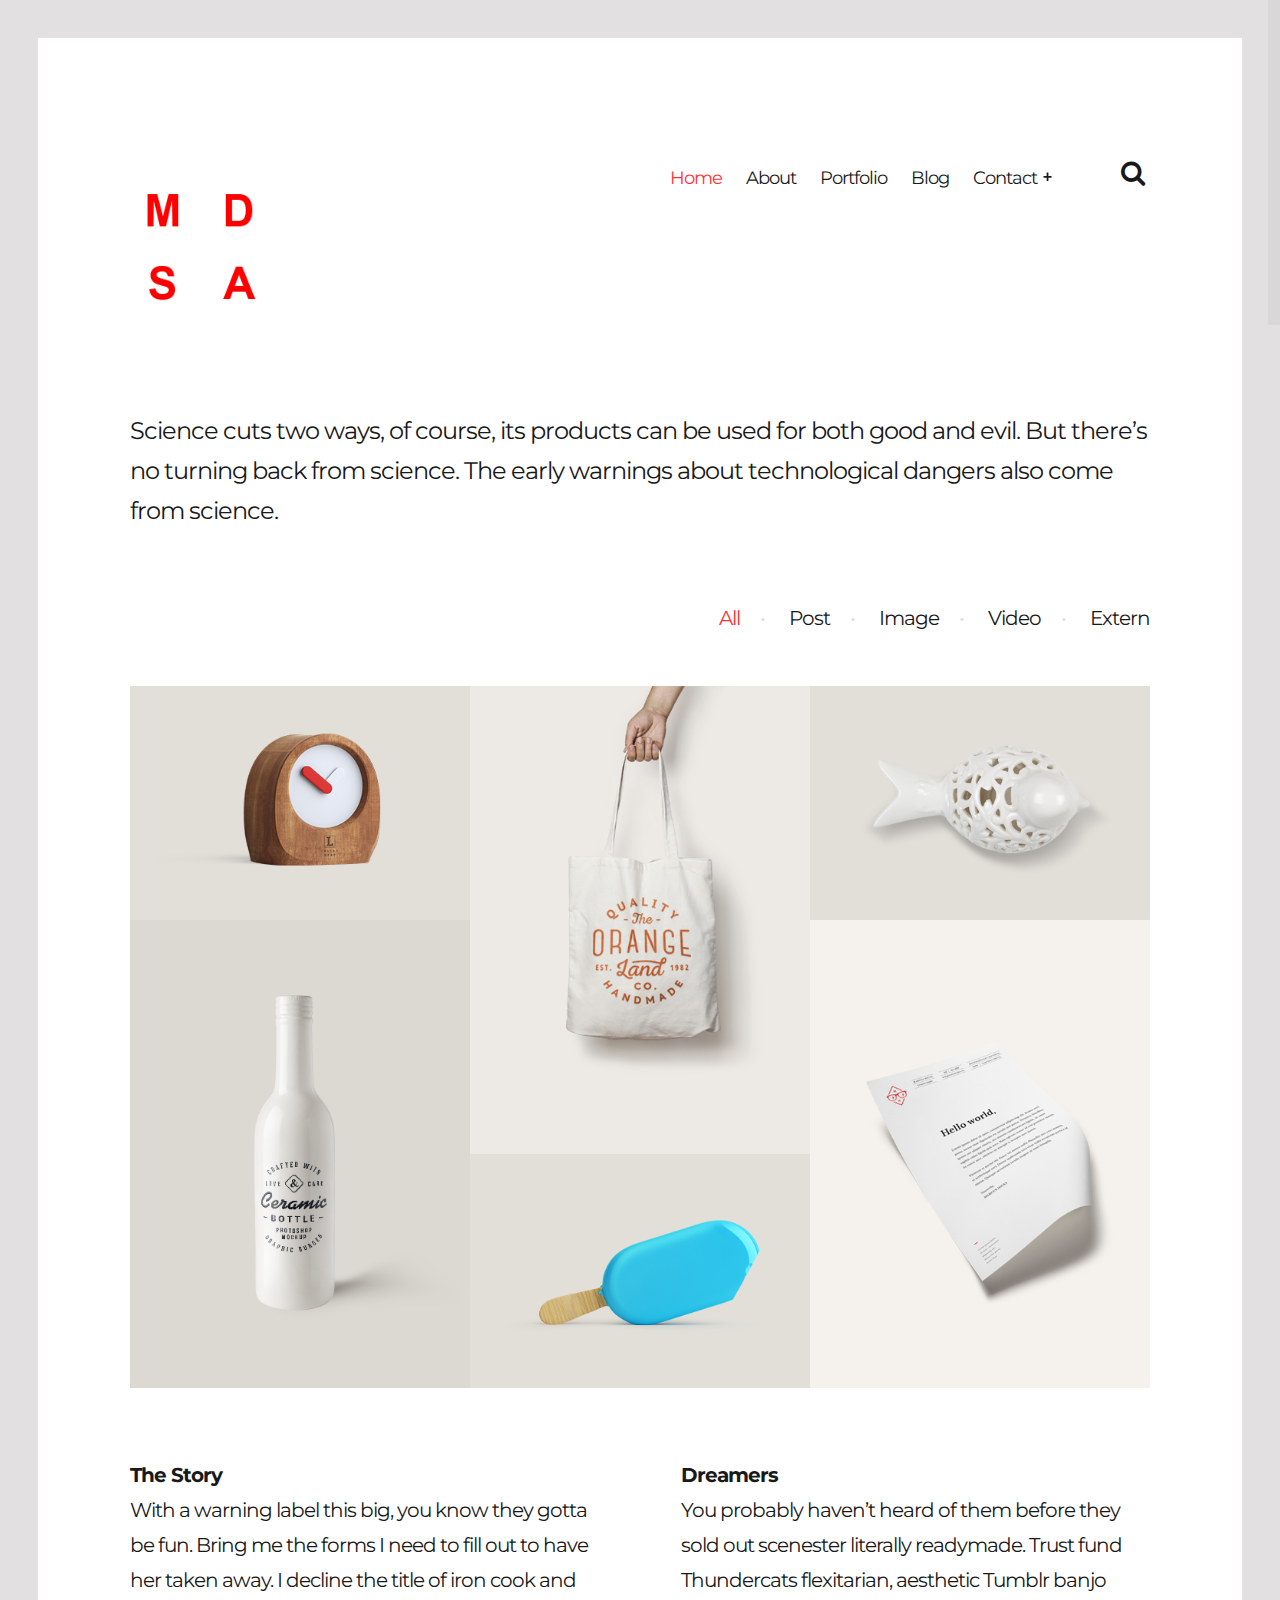
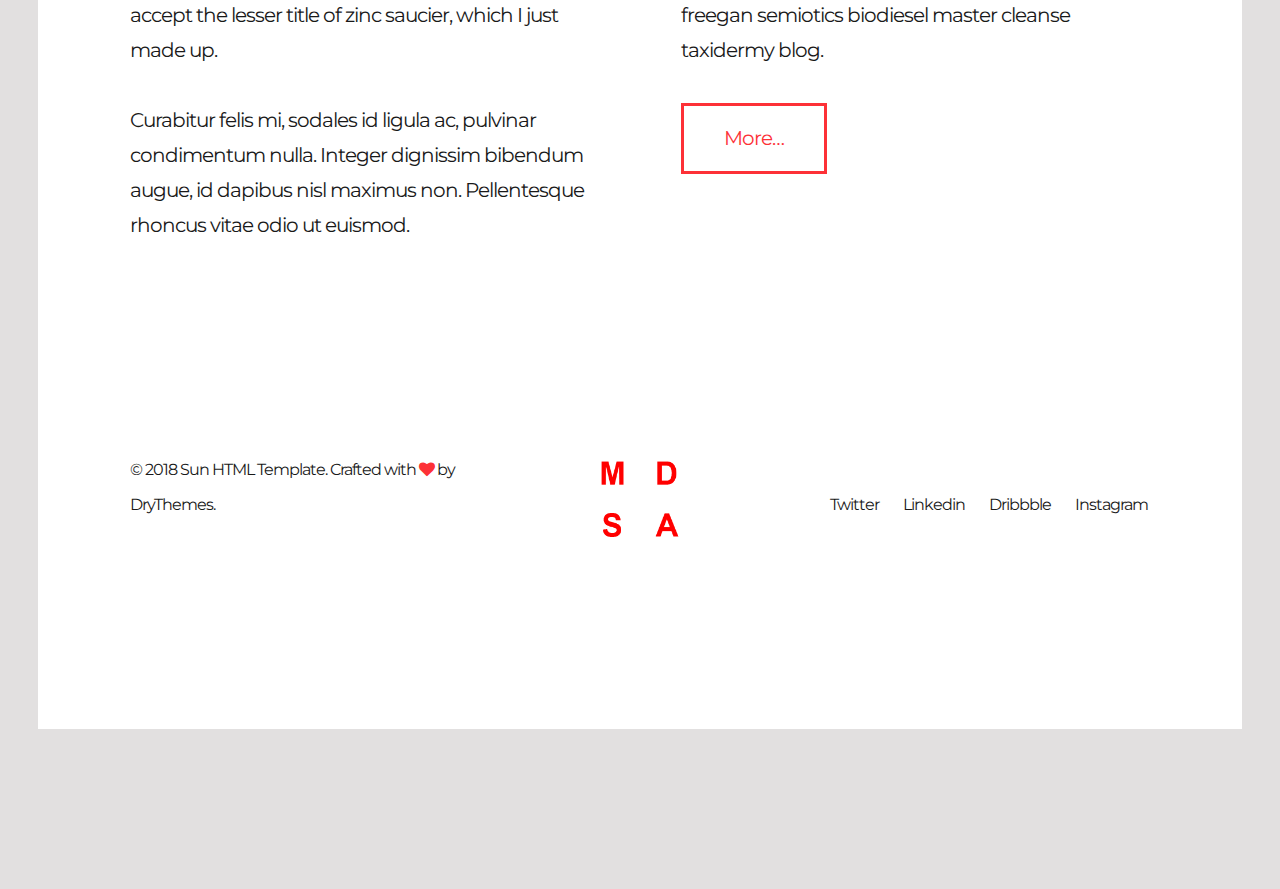
<file: index.html>
<!DOCTYPE HTML>
<html lang="en-US">
    <head>
        <title>Sun - Html Responsive Template</title>
        <meta http-equiv="Content-Type" content="text/html; charset=UTF-8">
        <meta name="description" content="Template by Dry Themes" />
        <meta name="keywords" content="HTML, CSS, JavaScript, PHP" />
        <meta name="author" content="DryThemes" />
        <meta name="viewport" content="width=device-width, initial-scale=1, maximum-scale=1">

        <link rel="shortcut icon" href="images/favicon.png" />    
        <link href='http://fonts.googleapis.com/css?family=Montserrat:400,700%7CPT+Serif:400,700' rel='stylesheet' type='text/css'>		
        <link rel="stylesheet" type="text/css"  href='css/clear.css' />
        <link rel="stylesheet" type="text/css"  href='css/common.css' />
        <link rel="stylesheet" type="text/css"  href='css/font-awesome.min.css' />
        <link rel="stylesheet" type="text/css"  href='css/carouFredSel.css' />
        <link rel="stylesheet" type="text/css"  href='css/prettyPhoto.css' />        
        <link rel="stylesheet" type="text/css"  href='css/sm-clean.css' />        
        <link rel="stylesheet" type="text/css"  href='style.css' />
        <link rel="stylesheet" type="text/css"  href='dinostyle.css' />
        <link rel="stylesheet" type="text/css"  href='dinostyle.css' />

        <!--[if lt IE 9]>
                <script src="js/html5shiv.js"></script>                
                <script src="js/respond.min.js"></script>                
        <![endif]-->

    </head>
    <body class="page">

        <table class="doc-loader">
            <tbody>
                <tr>
                    <td>
                        <img src="images/MDSA.gif" alt="Loading...">                    
                    </td>
                </tr>
            </tbody>
        </table>   

        <div class="header-search">
            <div class="content-1330 center-relative">
                <form class="search-form">
                    <label>		
                        <input type="search" class="search-field" placeholder="Search ..." value="" name="s" title="Search for:">                        
                    </label>    
                </form>               
            </div>
        </div>


        <div class="body-wrapper">           
            <div class="content-1330 header-holder center-relative">
                <div class="header-logo left">

                    <h1 class="site-title">
                        <a href="index.html">
                            <img src="images/MDSA.png" alt="MDSA" class="mainlogo">
                        </a>               
                    </h1>

                </div>

                <div class="header-menu right">
                    <nav id="header-main-menu" class="left">
                        <ul class="main-menu sm sm-clean">
                            <li>
                                <a href="index.html">Home</a>
 </li>
                            <li>
                                <a href="about.html">About</a>
                            </li>
                            <li>
                                <a href="portfolio.html">Portfolio</a>
                            </li>
                            <li>
                                <a href="blog.html">Blog</a>
                            </li>        
                            <li>
                                <a href="contact.html">Contact</a>
                                <ul class="sub-menu">
                                    <li>
                                        <a href="contact-map.html">Contact & Map</a>
                                    </li>                                    
                                </ul>
                            </li>
                        </ul>
                    </nav>
                    <div class="toggle-holder relative right">
                        <div id="toggle">
                            <i class="fa fa-search"></i>                      
                        </div>
                    </div>
                    <div class="clear"></div>							
                </div>
                <div class="clear"></div>
            </div>

            <div id="content" class="site-content">
                <article>
                    <div class="content-1330 center-relative">
                        <div class="page-desc">
                            Science cuts two ways, of course, its products can be used for both good and evil. But there’s no turning back from science. The early warnings about technological dangers also come from science.
                        </div>
                        <div class="clear"></div>
                        <p>&nbsp;</p>
                        <p>&nbsp;</p>
                        <div class="button-group filters-button-group">
                            <div class="button is-checked" data-filter="*">All</div>
                            <div class="button" data-filter=".post">Post</div>
                            <div class="button" data-filter=".image">Image</div>
                            <div class="button" data-filter=".video">Video</div>
                            <div class="button" data-filter=".extern">Extern</div>                                
                        </div>
                        <div class="grid" id="portfolio">
                            <div class="grid-sizer"></div>
                            <div class="grid-item element-item p_one_third post">
                                <a href="single-portfolio.html">
                                    <img src="demo-images/sun_portfolio_image01.png" alt="">
                                    <div class="portfolio-text-holder">
                                        <p>CLOCK</p>
                                    </div>
                                </a>
                            </div>
                            
                            <div class="grid-item element-item p_one_third image">
                                <a href="demo-images/sun_portfolio_image03.png" data-rel="prettyPhoto[gallery1]">
                                    <img src="demo-images/sun_portfolio_image03.png" alt="">
                                    <div class="portfolio-text-holder">
                                        <p>BAG</p>
                                    </div>
                                </a>
                            </div>
                            
                            <div class="grid-item element-item p_one_third post">
                                <a href="single-portfolio.html">
                                    <img src="demo-images/sun_portfolio_image04.png" alt="">
                                    <div class="portfolio-text-holder">
                                        <p>FISH</p>
                                    </div>
                                </a>
                            </div>
                            
                            <div class="grid-item element-item p_one_third video">
                                <a href="https://www.youtube.com/watch?v=xEW_YXgRSIE" data-rel="prettyPhoto[gallery1]">
                                    <img src="demo-images/sun_portfolio_image02.png" alt="">
                                    <div class="portfolio-text-holder">
                                        <p>BOTTLE</p>
                                    </div>
                                </a>
                            </div>
                            
                            <div class="grid-item element-item p_one_third extern">
                                <a href="http://drythemes.com" target="_blank">
                                    <img src="demo-images/sun_portfolio_image05.png" alt="">
                                    <div class="portfolio-text-holder">
                                        <p>PAPER</p>
                                    </div>
                                </a>
                            </div>
                            
                            <div class="grid-item element-item p_one_third post">
                                <a href="single-portfolio.html">
                                    <img src="demo-images/sun_portfolio_image07.png" alt="">
                                    <div class="portfolio-text-holder">
                                        <p>BLUE ICE</p>
                                    </div>
                                </a>
                            </div>
                        </div>
                        <div class="clear"></div>
                        <p>&nbsp;</p>
                        <p>&nbsp;</p>
                        <div class="one_half">
                            <p>
                                <strong>The Story</strong>
                                <br>
                                With a warning label this big, you know they gotta be fun. Bring me the forms I need to fill out to have her taken away. I decline the title of iron cook and accept the lesser title of zinc saucier, which I just made up.
                            </p>
                            <p>&nbsp;</p>
                            <p>Curabitur felis mi, sodales id ligula ac, pulvinar condimentum nulla. Integer dignissim bibendum augue, id dapibus nisl maximus non. Pellentesque rhoncus vitae odio ut euismod.</p>
                        </div>
                        <div class="one_half last">
                            <p>
                                <strong>Dreamers</strong>
                                <br>
                                You probably haven’t heard of them before they sold out scenester literally readymade. Trust fund Thundercats flexitarian, aesthetic Tumblr banjo freegan semiotics biodiesel master cleanse taxidermy blog.
                            </p>
                            <p>&nbsp;</p>                            
                            <div class="text-left">
                                <a href="portfolio.html" target="_self" class="button ">More…</a>
                            </div>                        
                        </div>
                        <div class="clear"></div>
                    </div>
                </article>
            </div>

            <!--Footer-->

            <footer class="footer">
                <div class="content-1330 center-relative">			
                    <ul>
                        <li class="left-footer-content">
                            © 2018 Sun HTML Template. Crafted with <i class="fa fa-heart"></i> by <a href="http://drythemes.com">DryThemes</a>.            
                        </li>
                        <li class="center-footer-content">                
                            <a href="index.html">
                                <img src="images/MDSA.png" alt="MDSA" class="footer-img">
                            </a>                
                        </li>
                        <li class="right-footer-contnet">
                            <a href="#">Twitter</a>
                            <a href="#">Linkedin</a>
                            <a href="#">Dribbble</a>
                            <a href="#">Instagram</a>            
                        </li>
                        <li class="left-footer-content mobile">
                            <!-- Link back to Colorlib can't be removed. Template is licensed under CC BY 3.0. -->
Copyright &copy;<script>document.write(new Date().getFullYear());</script> All rights reserved | This template is made with <i class="fa fa-heart-o" aria-hidden="true"></i> by <a href="https://colorlib.com" target="_blank">Colorlib</a>
<!-- Link back to Colorlib can't be removed. Template is licensed under CC BY 3.0. -->
                        </li>
                    </ul>
                </div>
            </footer>

            <!-- End .body-border -->
        </div>



        <!--Load JavaScript-->
        <script src="js/jquery.js"></script>			                                       
        <script src='js/jquery.fitvids.js'></script>
        <script src='js/jquery.smartmenus.min.js'></script>        
        <script src='js/imagesloaded.pkgd.js'></script>        
        <script src='js/isotope.pkgd.js'></script>        
        <script src='js/jquery.carouFredSel-6.0.0-packed.js'></script>
        <script src='js/jquery.mousewheel.min.js'></script>
        <script src='js/jquery.touchSwipe.min.js'></script>
        <script src='js/jquery.easing.1.3.js'></script>
        <script src='js/jquery.prettyPhoto.js'></script>        
        <script src='js/jquery.ba-throttle-debounce.min.js'></script>                
        <script src='js/jquery.nicescroll.min.js'></script>
        <script src='js/main.js'></script>
    </body>
</html>
</file>
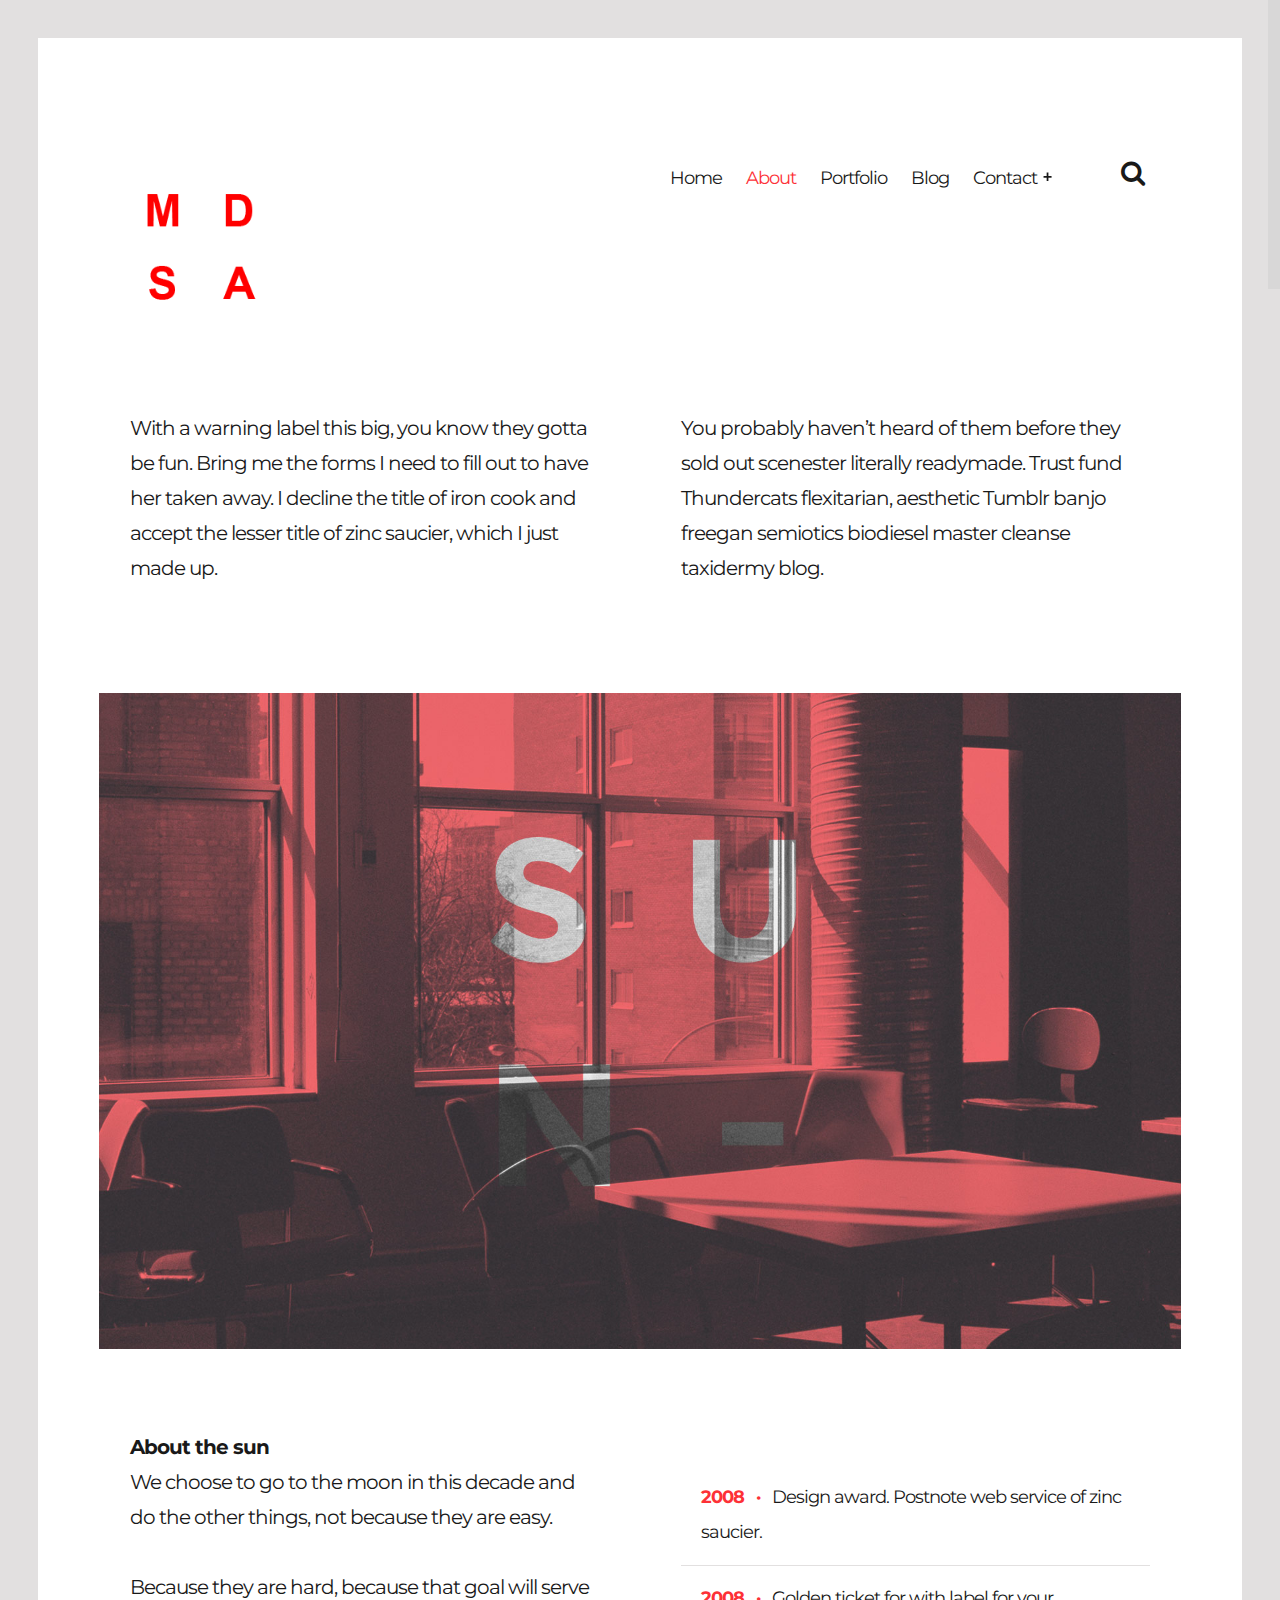
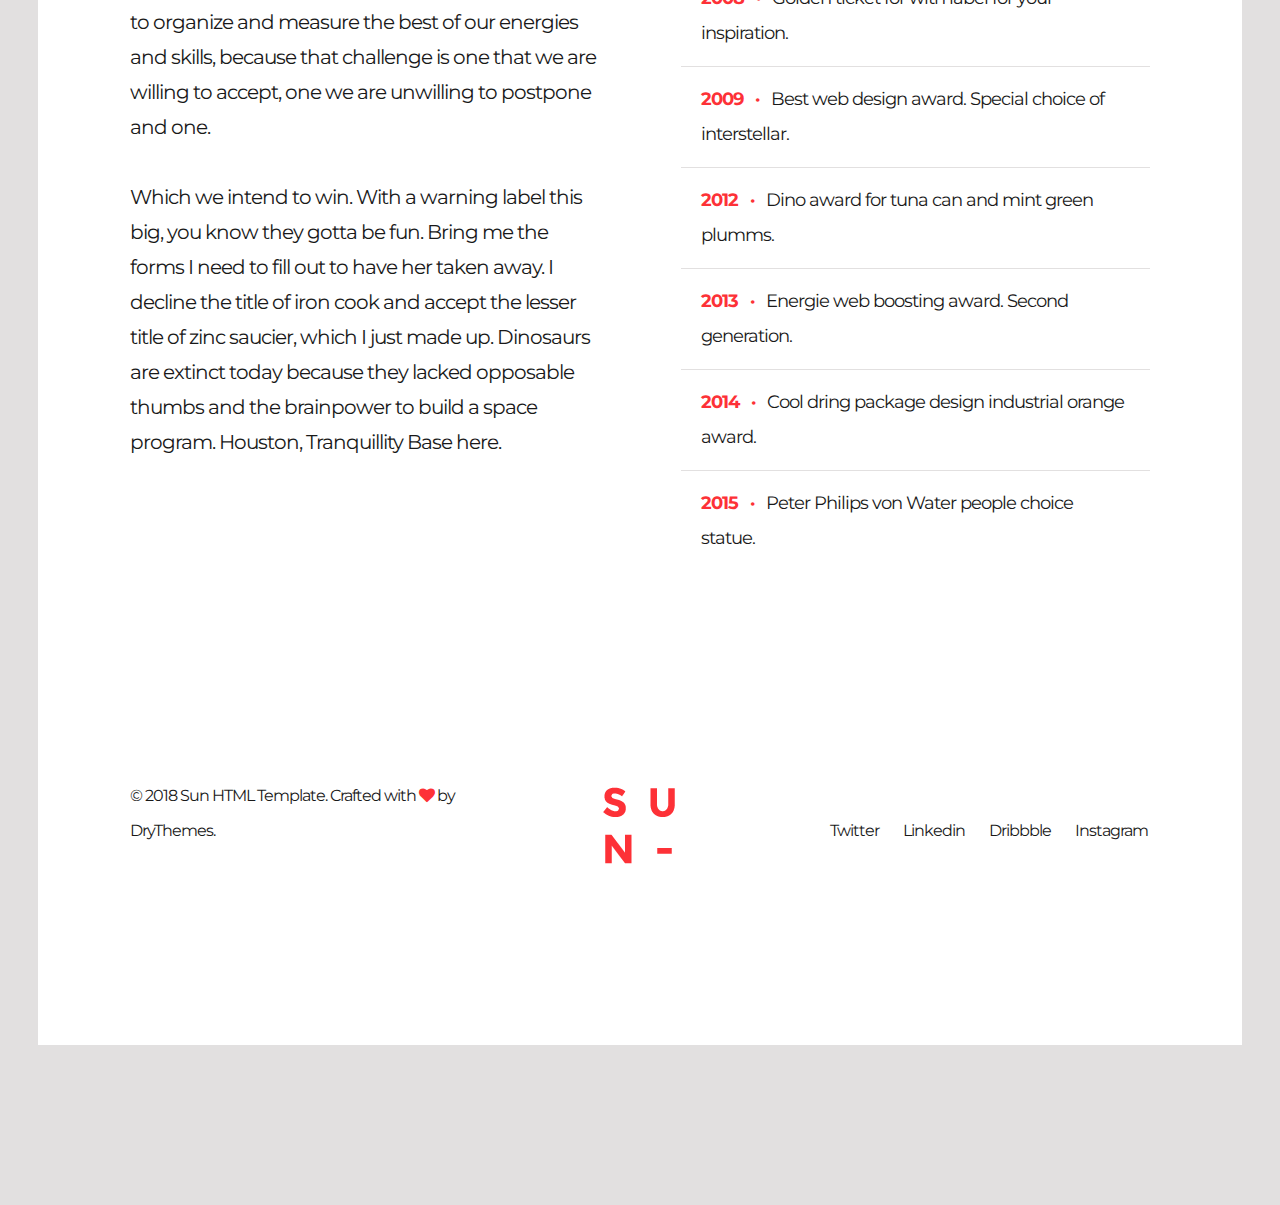
<file: about.html>
<!DOCTYPE HTML>
<html lang="en-US">
    <head>
        <title>Sun - Html Responsive Template</title>
        <meta http-equiv="Content-Type" content="text/html; charset=UTF-8">
        <meta name="description" content="Template by Dry Themes" />
        <meta name="keywords" content="HTML, CSS, JavaScript, PHP" />
        <meta name="author" content="DryThemes" />
        <meta name="viewport" content="width=device-width, initial-scale=1, maximum-scale=1">

        <link rel="shortcut icon" href="images/favicon.png" />    
        <link href='http://fonts.googleapis.com/css?family=Montserrat:400,700%7CPT+Serif:400,700' rel='stylesheet' type='text/css'>	
        <link rel="stylesheet" type="text/css"  href='css/clear.css' />
        <link rel="stylesheet" type="text/css"  href='css/common.css' />
        <link rel="stylesheet" type="text/css"  href='css/font-awesome.min.css' />
        <link rel="stylesheet" type="text/css"  href='css/carouFredSel.css' />
        <link rel="stylesheet" type="text/css"  href='css/prettyPhoto.css' />        
        <link rel="stylesheet" type="text/css"  href='css/sm-clean.css' />        
        <link rel="stylesheet" type="text/css"  href='style.css' />
        <link rel="stylesheet" type="text/css"  href='dinostyle.css' />

        <!--[if lt IE 9]>
                <script src="js/html5shiv.js"></script>                
                <script src="js/respond.min.js"></script>                
        <![endif]-->

    </head>
    <body class="page">

        <table class="doc-loader">
            <tbody>
                <tr>
                    <td>
                        <img src="images/MDSA.gif" alt="Loading...">                    
                    </td>
                </tr>
            </tbody>
        </table>   

        <div class="header-search">
            <div class="content-1330 center-relative">
                <form class="search-form">
                    <label>		
                        <input type="search" class="search-field" placeholder="Search ..." value="" name="s" title="Search for:">                        
                    </label>    
                </form>               
            </div>
        </div>


        <div class="body-wrapper">           
            <div class="content-1330 header-holder center-relative">
                <div class="header-logo left">

                    <h1 class="site-title">
                        <a href="index.html">
                            <img src="images/MDSA.png" alt="MDSA" class="mainlogo">
                        </a>               
                    </h1>

                </div>

                <div class="header-menu right">
                    <nav id="header-main-menu" class="left">
                        <ul class="main-menu sm sm-clean">
                            <li>
                                <a href="index.html">Home</a>
 </li>
                            <li>
                                <a href="about.html">About</a>
                            </li>
                            <li>
                                <a href="portfolio.html">Portfolio</a>
                            </li>
                            <li>
                                <a href="blog.html">Blog</a>
                            </li>        
                            <li>
                                <a href="contact.html">Contact</a>
                                <ul class="sub-menu">
                                    <li>
                                        <a href="contact-map.html">Contact & Map</a>
                                    </li>                                    
                                </ul>
                            </li>
                        </ul>
                    </nav>
                    <div class="toggle-holder relative right">
                        <div id="toggle">
                            <i class="fa fa-search"></i>                      
                        </div>
                    </div>
                    <div class="clear"></div>							
                </div>
                <div class="clear"></div>
            </div>

            <div id="content" class="site-content">
                <article>
                    <div class="content-1330 center-relative">
                        <div class="one_half">
                            With a warning label this big, you know they gotta be fun. Bring me the forms I need to fill out to have her taken away. I decline the title of iron cook and accept the lesser title of zinc saucier, which I just made up.
                        </div>
                        <div class="one_half last">
                            You probably haven’t heard of them before they sold out scenester literally readymade. Trust fund Thundercats flexitarian, aesthetic Tumblr banjo freegan semiotics biodiesel master cleanse taxidermy blog.
                        </div>
                        <div class="clear"></div>
                        <p>&nbsp;</p>
                        <p>&nbsp;</p>
                    </div>
                    
                    <div class="content-1530 center-relative block">
                        <img src="demo-images/sun_about_image01.jpg" alt="">
                    </div>
                    
                    <div class="content-1330 center-relative block">
                        <p>&nbsp;</p>
                        <p>&nbsp;</p>
                        
                        <div class="one_half">
                            <b>About the sun</b>
                            <br>
                            We choose to go to the moon in this decade and do the other things, not because they are easy.
                            <p>&nbsp;</p>
                            <p>Because they are hard, because that goal will serve to organize and measure the best of our energies and skills, because that challenge is one that we are willing to accept, one we are unwilling to postpone and one.</p>
                            <p>&nbsp;</p>
                            <p>Which we intend to win. With a warning label this big, you know they gotta be fun. Bring me the forms I need to fill out to have her taken away. I decline the title of iron cook and accept the lesser title of zinc saucier, which I just made up. Dinosaurs are extinct today because they lacked opposable thumbs and the brainpower to build a space program. Houston, Tranquillity Base here.</p>
                        </div>
                        
                        <div class="one_half last">
                            <p>&nbsp;</p>
                            <ul class="archive-list">
                                <li>
                                    <span>2008 &nbsp; · &nbsp; </span> Design award. Postnote web service of zinc saucier.
                                </li>
                                <li>
                                    <span>2008 &nbsp; · &nbsp; </span> Golden ticket for with label for your inspiration.
                                </li>
                                <li>
                                    <span>2009 &nbsp; · &nbsp; </span> Best web design award. Special choice of interstellar.</li>
                                <li>
                                    <span>2012 &nbsp; · &nbsp; </span> Dino award for tuna can and mint green plumms.
                                </li>
                                <li>
                                    <span>2013 &nbsp; · &nbsp; </span> Energie web boosting award. Second generation.
                                </li>
                                <li>
                                    <span>2014 &nbsp; · &nbsp; </span> Cool dring package design industrial orange award.
                                </li>
                                <li>
                                    <span>2015 &nbsp; · &nbsp; </span> Peter Philips von Water people choice statue.
                                </li>
                            </ul>
                        </div><div class="clear"></div>
                    </div>
                </article>


            </div>

            <!--Footer-->

            <footer class="footer">
                <div class="content-1330 center-relative">			
                    <ul>
                        <li class="left-footer-content">
                            © 2018 Sun HTML Template. Crafted with <i class="fa fa-heart"></i> by <a href="http://drythemes.com">DryThemes</a>.            
                        </li>
                        <li class="center-footer-content">                
                            <a href="index.html">
                                <img src="images/sunDefaultLogoFooter.png" alt="Sun-">
                            </a>                
                        </li>
                        <li class="right-footer-contnet">
                            <a href="#">Twitter</a>
                            <a href="#">Linkedin</a>
                            <a href="#">Dribbble</a>
                            <a href="#">Instagram</a>            
                        </li>
                        <li class="left-footer-content mobile">
                            <!-- Link back to Colorlib can't be removed. Template is licensed under CC BY 3.0. -->
Copyright &copy;<script>document.write(new Date().getFullYear());</script> All rights reserved | This template is made with <i class="fa fa-heart-o" aria-hidden="true"></i> by <a href="https://colorlib.com" target="_blank">Colorlib</a>
<!-- Link back to Colorlib can't be removed. Template is licensed under CC BY 3.0. -->
                        </li>
                    </ul>
                </div>
            </footer>

            <!-- End .body-border -->
        </div>



        <!--Load JavaScript-->
        <script src="js/jquery.js"></script>			                                       
        <script src='js/jquery.fitvids.js'></script>
        <script src='js/jquery.smartmenus.min.js'></script>        
        <script src='js/imagesloaded.pkgd.js'></script>        
        <script src='js/isotope.pkgd.js'></script>        
        <script src='js/jquery.carouFredSel-6.0.0-packed.js'></script>
        <script src='js/jquery.mousewheel.min.js'></script>
        <script src='js/jquery.touchSwipe.min.js'></script>
        <script src='js/jquery.easing.1.3.js'></script>
        <script src='js/jquery.prettyPhoto.js'></script>        
        <script src='js/jquery.ba-throttle-debounce.min.js'></script>                
        <script src='js/jquery.nicescroll.min.js'></script>
        <script src='js/main.js'></script>
    </body>
</html>
</file>
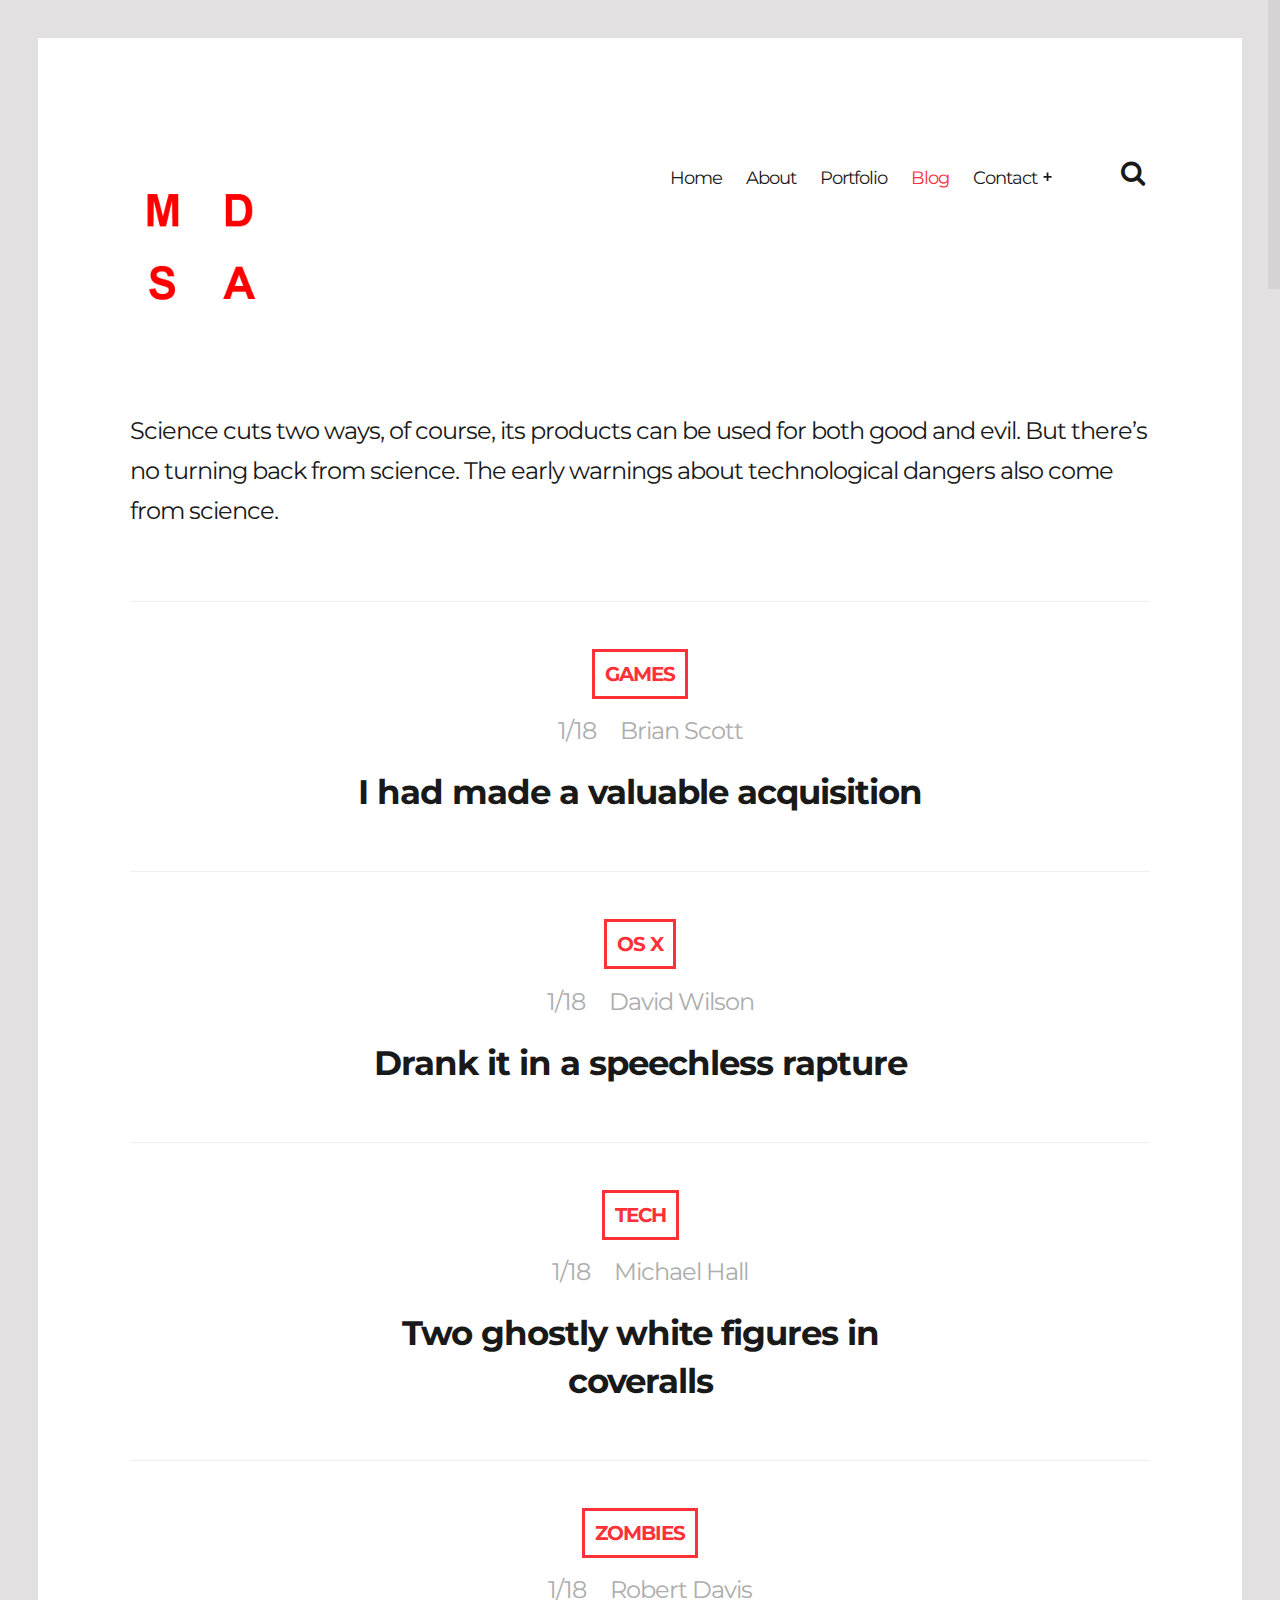
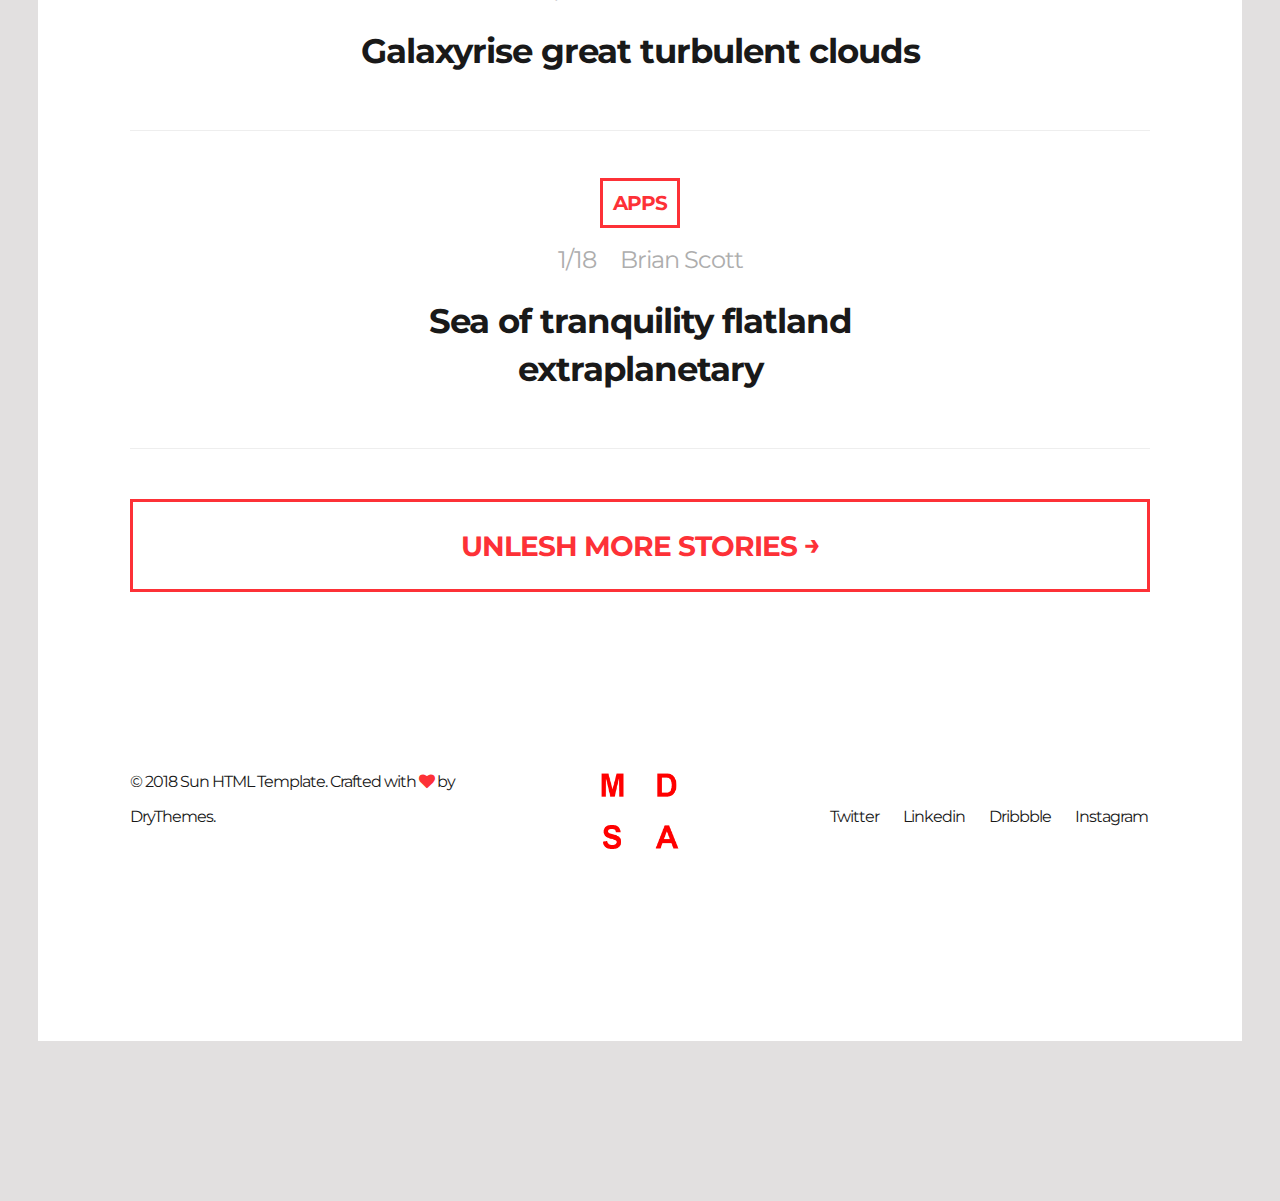
<file: blog.html>
<!DOCTYPE HTML>
<html lang="en-US">
    <head>
        <title>Sun - Html Responsive Template</title>
        <meta http-equiv="Content-Type" content="text/html; charset=UTF-8">
        <meta name="description" content="Template by Dry Themes" />
        <meta name="keywords" content="HTML, CSS, JavaScript, PHP" />
        <meta name="author" content="DryThemes" />
        <meta name="viewport" content="width=device-width, initial-scale=1, maximum-scale=1">

        <link rel="shortcut icon" href="images/favicon.png" />    
        <link href='http://fonts.googleapis.com/css?family=Montserrat:400,700%7CPT+Serif:400,700' rel='stylesheet' type='text/css'>	
        <link rel="stylesheet" type="text/css"  href='css/clear.css' />
        <link rel="stylesheet" type="text/css"  href='css/common.css' />
        <link rel="stylesheet" type="text/css"  href='css/font-awesome.min.css' />
        <link rel="stylesheet" type="text/css"  href='css/carouFredSel.css' />
        <link rel="stylesheet" type="text/css"  href='css/prettyPhoto.css' />        
        <link rel="stylesheet" type="text/css"  href='css/sm-clean.css' />        
        <link rel="stylesheet" type="text/css"  href='style.css' />
        <link rel="stylesheet" type="text/css"  href='dinostyle.css' />

        <!--[if lt IE 9]>
                <script src="js/html5shiv.js"></script>                
                <script src="js/respond.min.js"></script>                
        <![endif]-->

    </head>
    <body class="blog">

        <table class="doc-loader">
            <tbody>
                <tr>
                    <td>
                        <img src="images/MDSA.gif" alt="Loading...">                    
                    </td>
                </tr>
            </tbody>
        </table>   

        <div class="header-search">
            <div class="content-1330 center-relative">
                <form class="search-form">
                    <label>		
                        <input type="search" class="search-field" placeholder="Search ..." value="" name="s" title="Search for:">                        
                    </label>    
                </form>               
            </div>
        </div>


        <div class="body-wrapper">           
            <div class="content-1330 header-holder center-relative">
                <div class="header-logo left">

                    <h1 class="site-title">
                        <a href="index.html">
                            <img src="images/MDSA.png" alt="MDSA" class="mainlogo">
                        </a>               
                    </h1>

                </div>

                <div class="header-menu right">
                    <nav id="header-main-menu" class="left">
                        <ul class="main-menu sm sm-clean">
                            <li>
                                <a href="index.html">Home</a>
 </li>
                            <li>
                                <a href="about.html">About</a>
                            </li>
                            <li>
                                <a href="portfolio.html">Portfolio</a>
                            </li>
                            <li>
                                <a href="blog.html">Blog</a>
                            </li>        
                            <li>
                                <a href="contact.html">Contact</a>
                                <ul class="sub-menu">
                                    <li>
                                        <a href="contact-map.html">Contact & Map</a>
                                    </li>                                    
                                </ul>
                            </li>
                        </ul>
                    </nav>
                    <div class="toggle-holder relative right">
                        <div id="toggle">
                            <i class="fa fa-search"></i>                      
                        </div>
                    </div>
                    <div class="clear"></div>							
                </div>
                <div class="clear"></div>
            </div>

            <div id="content" class="site-content">
                <article>
                    <div class="content-1330 center-relative">
                        <div class="page-desc">
                            Science cuts two ways, of course, its products can be used for both good and evil. But there’s no turning back from science. The early warnings about technological dangers also come from science.
                        </div>
                        <div class="clear"></div>
                        <p>&nbsp;</p>
                        <p>&nbsp;</p>
                        <div class="blog-holder block center-relative content-1330">

                            <div class="post-border center-relative block"></div>

                            <article class="relative blog-item-holder center-relative">
                                <div class="cat-links">
                                    <ul>
                                        <li>
                                            <a href="#">GAMES</a>
                                        </li>
                                    </ul>
                                </div>
                                <div class="entry-date published">1/18</div>
                                <div class="author vcard">Brian Scott</div>
                                <h2 class="entry-title">
                                    <a href="single.html">I had made a valuable acquisition</a>
                                </h2>
                                <div class="clear"></div>
                            </article>

                            <div class="post-border center-relative block"></div>

                            <article class="relative blog-item-holder center-relative">
                                <div class="cat-links">
                                    <ul>
                                        <li>
                                            <a href="#">OS X</a>
                                        </li>
                                    </ul>
                                </div>
                                <div class="entry-date published">1/18</div>
                                <div class="author vcard">David Wilson</div>
                                <h2 class="entry-title">
                                    <a href="single.html">Drank it in a speechless rapture</a>
                                </h2>
                                <div class="clear"></div>
                            </article>

                            <div class="post-border center-relative block"></div>

                            <article class="relative blog-item-holder center-relative">
                                <div class="cat-links">
                                    <ul>
                                        <li>
                                            <a href="#">TECH</a>
                                        </li>
                                    </ul>
                                </div>
                                <div class="entry-date published">1/18</div>
                                <div class="author vcard">Michael Hall</div>
                                <h2 class="entry-title">
                                    <a href="single.html">Two ghostly white figures in coveralls</a>
                                </h2>
                                <div class="clear"></div>
                            </article>

                            <div class="post-border center-relative block"></div>

                            <article class="relative blog-item-holder center-relative">
                                <div class="cat-links">
                                    <ul>
                                        <li>
                                            <a href="#">ZOMBIES</a>
                                        </li>
                                    </ul>
                                </div>
                                <div class="entry-date published">1/18</div>
                                <div class="author vcard">Robert Davis</div>
                                <h2 class="entry-title">
                                    <a href="single.html">Galaxyrise great turbulent clouds</a>
                                </h2>
                                <div class="clear"></div>
                            </article>

                            <div class="post-border center-relative block"></div>

                            <article class="relative blog-item-holder center-relative">
                                <div class="cat-links">
                                    <ul>
                                        <li>
                                            <a href="#">APPS</a>
                                        </li>
                                    </ul>
                                </div>
                                <div class="entry-date published">1/18</div>
                                <div class="author vcard">Brian Scott</div>
                                <h2 class="entry-title">
                                    <a href="single.html">Sea of tranquility flatland extraplanetary</a>
                                </h2>
                                <div class="clear"></div>
                            </article>

                            <div class="post-border center-relative block"></div>

                        </div>                                                                                             
                    </div>
                    <div class="block content-1330 center-relative center-text top-50 bottom-50">
                        <a target="_self" class="more-posts">UNLESH MORE STORIES  <span>→</span></a>
                    </div>
                </article>
            </div>

            <!--Footer-->

            <footer class="footer">
                <div class="content-1330 center-relative">			
                    <ul>
                        <li class="left-footer-content">
                            © 2018 Sun HTML Template. Crafted with <i class="fa fa-heart"></i> by <a href="http://drythemes.com">DryThemes</a>.            
                        </li>
                        <li class="center-footer-content">                
                            <a href="index.html">
                                <img src="images/MDSA.png" alt="MDSA" class="footer-img">
                            </a>                
                        </li>
                        <li class="right-footer-contnet">
                            <a href="#">Twitter</a>
                            <a href="#">Linkedin</a>
                            <a href="#">Dribbble</a>
                            <a href="#">Instagram</a>            
                        </li>
                        <li class="left-footer-content mobile">
                            <!-- Link back to Colorlib can't be removed. Template is licensed under CC BY 3.0. -->
Copyright &copy;<script>document.write(new Date().getFullYear());</script> All rights reserved | This template is made with <i class="fa fa-heart-o" aria-hidden="true"></i> by <a href="https://colorlib.com" target="_blank">Colorlib</a>
<!-- Link back to Colorlib can't be removed. Template is licensed under CC BY 3.0. -->
                        </li>
                    </ul>
                </div>
            </footer>

            <!-- End .body-border -->
        </div>



        <!--Load JavaScript-->
        <script src="js/jquery.js"></script>			                                       
        <script src='js/jquery.fitvids.js'></script>
        <script src='js/jquery.smartmenus.min.js'></script>        
        <script src='js/imagesloaded.pkgd.js'></script>        
        <script src='js/isotope.pkgd.js'></script>        
        <script src='js/jquery.carouFredSel-6.0.0-packed.js'></script>
        <script src='js/jquery.mousewheel.min.js'></script>
        <script src='js/jquery.touchSwipe.min.js'></script>
        <script src='js/jquery.easing.1.3.js'></script>
        <script src='js/jquery.prettyPhoto.js'></script>        
        <script src='js/jquery.ba-throttle-debounce.min.js'></script>                
        <script src='js/jquery.nicescroll.min.js'></script>
        <script src='js/main.js'></script>
    </body>
</html>
</file>
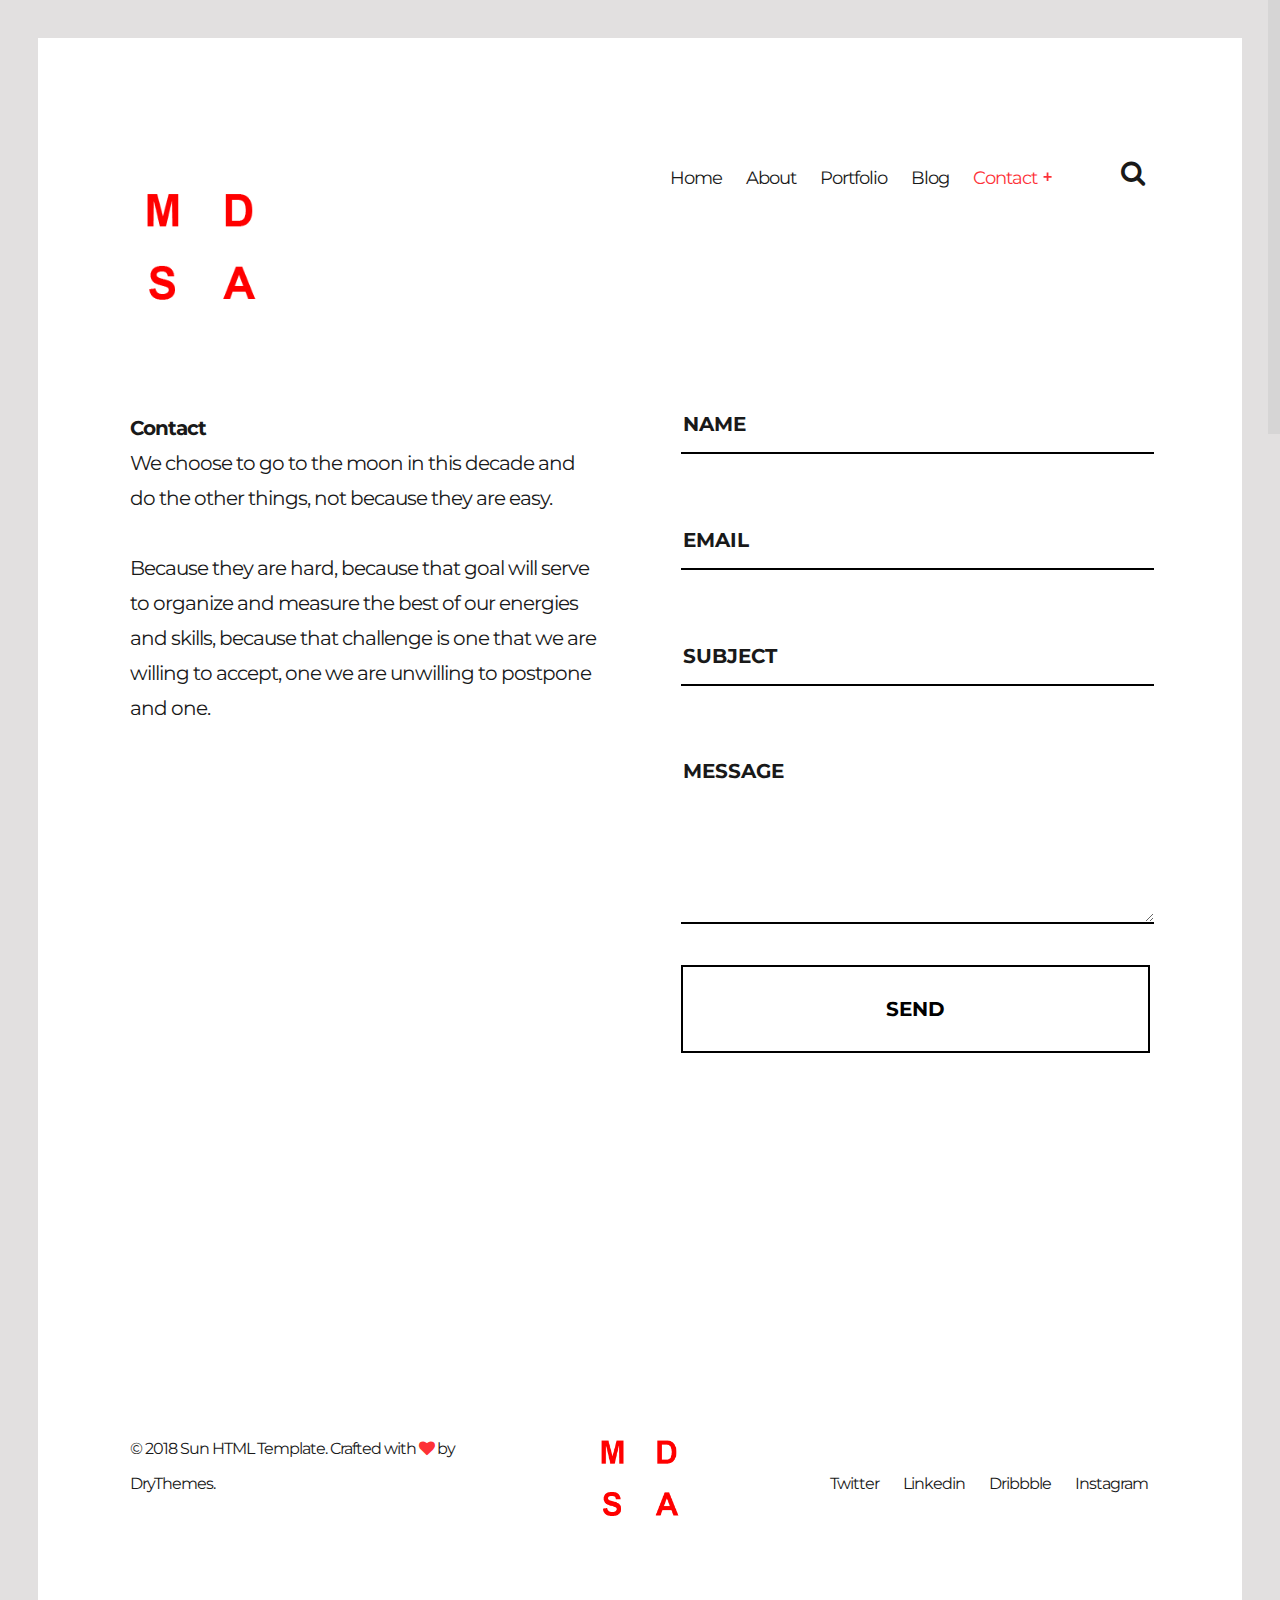
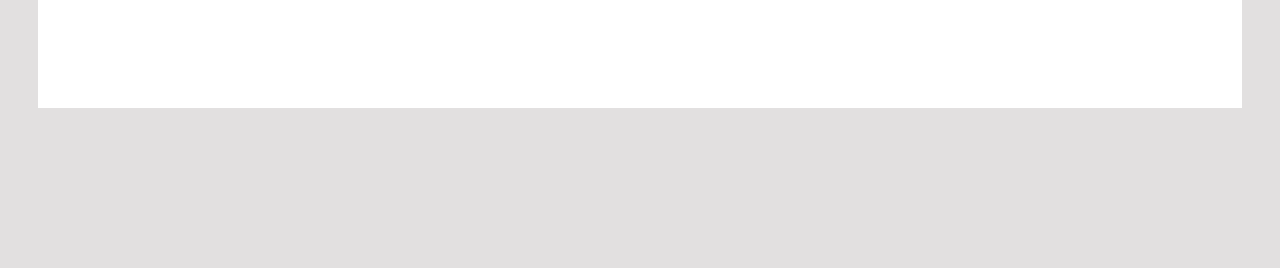
<file: contact-map.html>
<!DOCTYPE HTML>
<html lang="en-US">
    <head>
        <title>Sun - Html Responsive Template</title>
        <meta http-equiv="Content-Type" content="text/html; charset=UTF-8">
        <meta name="description" content="Template by Dry Themes" />
        <meta name="keywords" content="HTML, CSS, JavaScript, PHP" />
        <meta name="author" content="DryThemes" />
        <meta name="viewport" content="width=device-width, initial-scale=1, maximum-scale=1">

        <link rel="shortcut icon" href="images/favicon.png" />    
        <link href='http://fonts.googleapis.com/css?family=Montserrat:400,700%7CPT+Serif:400,700' rel='stylesheet' type='text/css'>	
        <link rel="stylesheet" type="text/css"  href='css/clear.css' />
        <link rel="stylesheet" type="text/css"  href='css/common.css' />
        <link rel="stylesheet" type="text/css"  href='css/font-awesome.min.css' />
        <link rel="stylesheet" type="text/css"  href='css/carouFredSel.css' />
        <link rel="stylesheet" type="text/css"  href='css/prettyPhoto.css' />        
        <link rel="stylesheet" type="text/css"  href='css/sm-clean.css' />        
        <link rel="stylesheet" type="text/css"  href='style.css' />
        <link rel="stylesheet" type="text/css"  href='dinostyle.css' />

        <!--[if lt IE 9]>
                <script src="js/html5shiv.js"></script>                
                <script src="js/respond.min.js"></script>                
        <![endif]-->

    </head>
    <body class="page">

        <table class="doc-loader">
            <tbody>
                <tr>
                    <td>
                        <img src="images/MDSA.gif" alt="Loading...">                    
                    </td>
                </tr>
            </tbody>
        </table>   

        <div class="header-search">
            <div class="content-1330 center-relative">
                <form class="search-form">
                    <label>		
                        <input type="search" class="search-field" placeholder="Search ..." value="" name="s" title="Search for:">                        
                    </label>    
                </form>               
            </div>
        </div>


        <div class="body-wrapper">           
            <div class="content-1330 header-holder center-relative">
                <div class="header-logo left">

                    <h1 class="site-title">
                        <a href="index.html">
                            <img src="images/MDSA.png" alt="MDSA" class="mainlogo">
                        </a>               
                    </h1>

                </div>

                <div class="header-menu right">
                    <nav id="header-main-menu" class="left">
                        <ul class="main-menu sm sm-clean">
                            <li>
                                <a href="index.html">Home</a>
 </li>
                            <li>
                                <a href="about.html">About</a>
                            </li>
                            <li>
                                <a href="portfolio.html">Portfolio</a>
                            </li>
                            <li>
                                <a href="blog.html">Blog</a>
                            </li>        
                            <li>
                                <a href="contact.html">Contact</a>
                                <ul class="sub-menu">
                                    <li>
                                        <a href="contact-map.html">Contact & Map</a>
                                    </li>                                    
                                </ul>
                            </li>
                        </ul>
                    </nav>
                    <div class="toggle-holder relative right">
                        <div id="toggle">
                            <i class="fa fa-search"></i>                      
                        </div>
                    </div>
                    <div class="clear"></div>							
                </div>
                <div class="clear"></div>
            </div>

            <div id="content" class="site-content">
                <article>
                    <div class="content-1330 center-relative">
                        <div class="one_half">
                            <strong>Contact</strong>
                            <br>
                            <p>We choose to go to the moon in this decade and do the other things, not because they are easy.</p>
                            <p>&nbsp;</p>
                            <p>Because they are hard, because that goal will serve to organize and measure the best of our energies and skills, because that challenge is one that we are willing to accept, one we are unwilling to postpone and one.</p>
                            <p>&nbsp;</p>                            
                            <p>
                                <iframe src="https://www.google.com/maps/embed?pb=!1m10!1m8!1m3!1d6044.7596533049755!2d-75.295283!3d40.75367!3m2!1i1024!2i768!4f13.1!5e0!3m2!1sen!2srs!4v1516053091606" width="600" height="450" allowfullscreen></iframe>
                            </p>
                        </div>

                        <div class="one_half last">
                            <div class="contact-form">                            
                                <p><input id="name" type="text" name="your-name" placeholder="Name"></p>
                                <p><input id="contact-email" type="email" name="your-email" placeholder="Email"></p>
                                <p><input id="subject" type="text" name="your-subject" placeholder="Subject"></p>
                                <p><textarea id="message" name="your-message" placeholder="Message"></textarea></p>
                                <p><input type="submit" onClick="SendMail()" value="SEND"></p>                                 
                            </div>  
                        </div>
                        <div class="clear"></div>
                    </div>
                </article>


            </div>

            <!--Footer-->

            <footer class="footer">
                <div class="content-1330 center-relative">			
                    <ul>
                        <li class="left-footer-content">
                            © 2018 Sun HTML Template. Crafted with <i class="fa fa-heart"></i> by <a href="http://drythemes.com">DryThemes</a>.            
                        </li>
                        <li class="center-footer-content">                
                            <a href="index.html">
                                <img src="images/MDSA.png" alt="MDSA" class="footer-img">
                            </a>                
                        </li>
                        <li class="right-footer-contnet">
                            <a href="#">Twitter</a>
                            <a href="#">Linkedin</a>
                            <a href="#">Dribbble</a>
                            <a href="#">Instagram</a>            
                        </li>
                        <li class="left-footer-content mobile">
                            <!-- Link back to Colorlib can't be removed. Template is licensed under CC BY 3.0. -->
Copyright &copy;<script>document.write(new Date().getFullYear());</script> All rights reserved | This template is made with <i class="fa fa-heart-o" aria-hidden="true"></i> by <a href="https://colorlib.com" target="_blank">Colorlib</a>
<!-- Link back to Colorlib can't be removed. Template is licensed under CC BY 3.0. -->
                        </li>
                    </ul>
                </div>
            </footer>

            <!-- End .body-border -->
        </div>



        <!--Load JavaScript-->
        <script src="js/jquery.js"></script>			                                       
        <script src='js/jquery.fitvids.js'></script>
        <script src='js/jquery.smartmenus.min.js'></script>        
        <script src='js/imagesloaded.pkgd.js'></script>        
        <script src='js/isotope.pkgd.js'></script>        
        <script src='js/jquery.carouFredSel-6.0.0-packed.js'></script>
        <script src='js/jquery.mousewheel.min.js'></script>
        <script src='js/jquery.touchSwipe.min.js'></script>
        <script src='js/jquery.easing.1.3.js'></script>
        <script src='js/jquery.prettyPhoto.js'></script>        
        <script src='js/jquery.ba-throttle-debounce.min.js'></script>                
        <script src='js/jquery.nicescroll.min.js'></script>
        <script src='js/main.js'></script>
    </body>
</html>
</file>
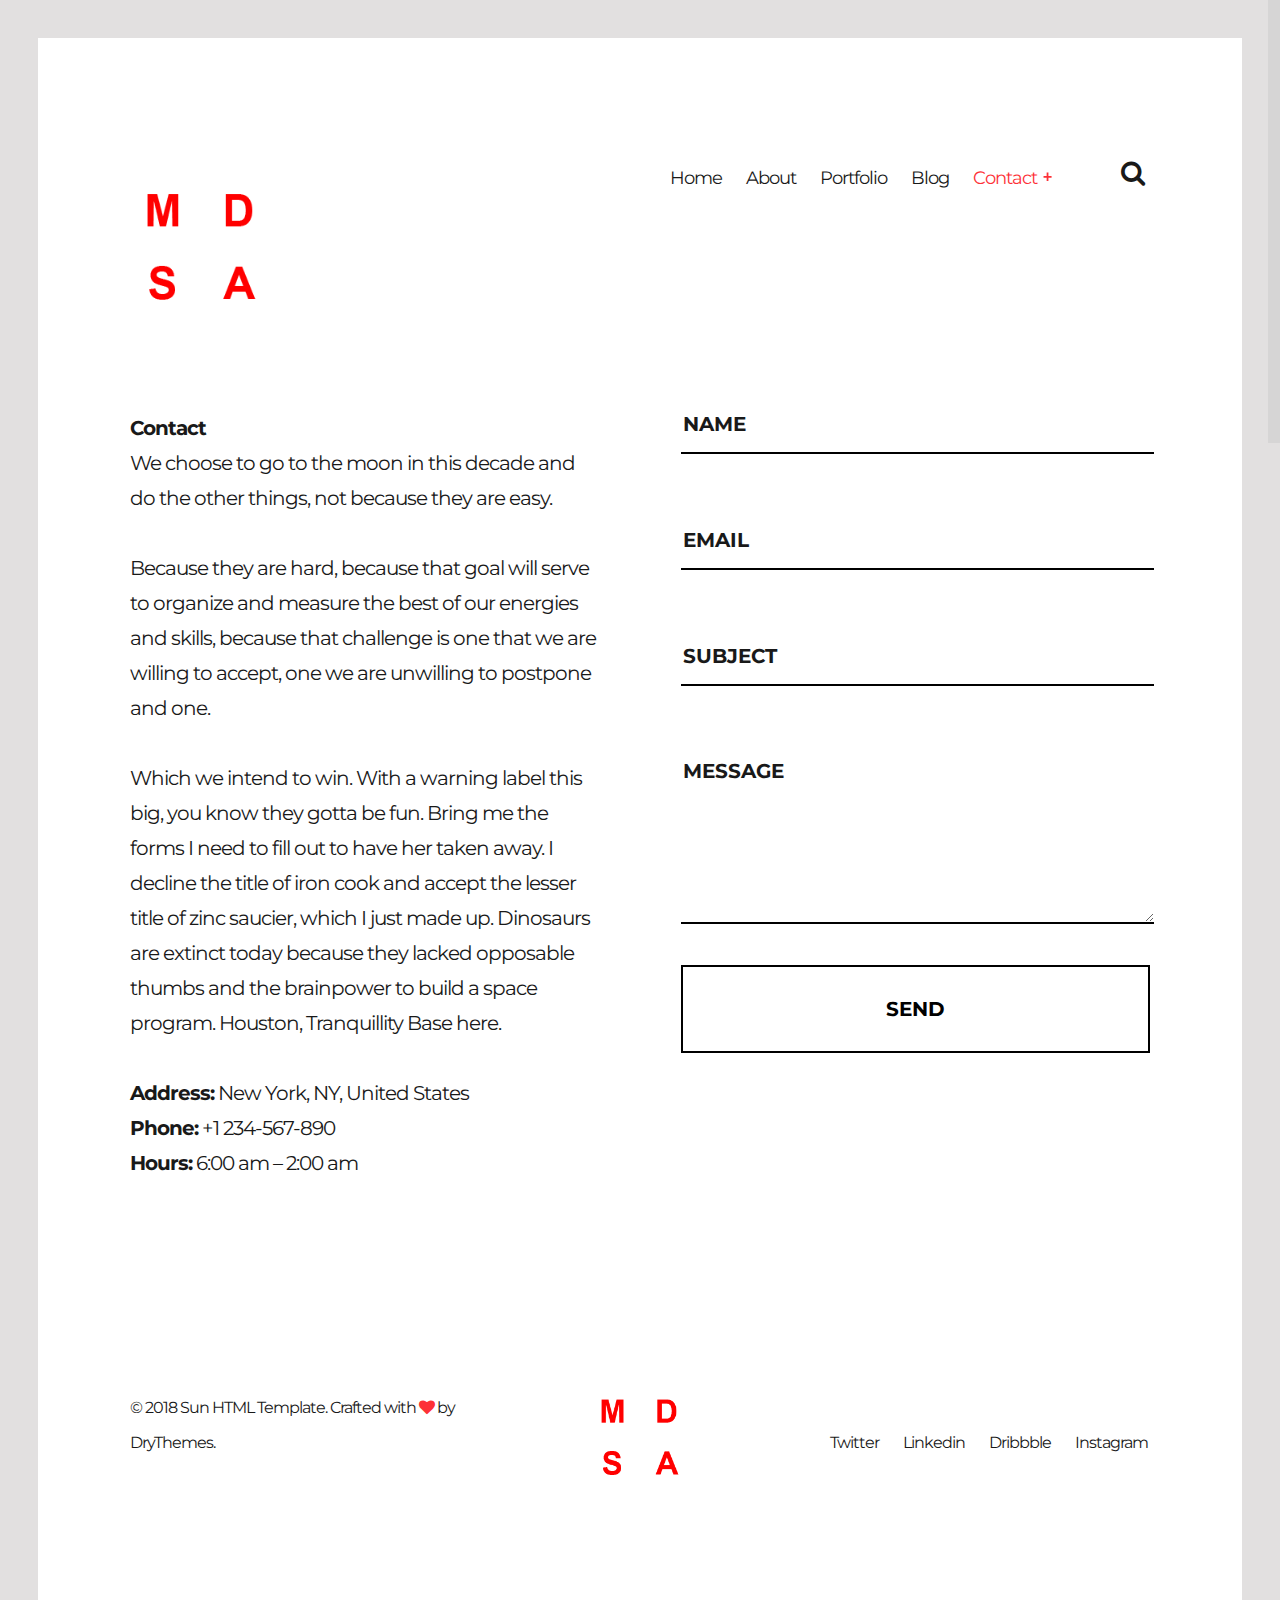
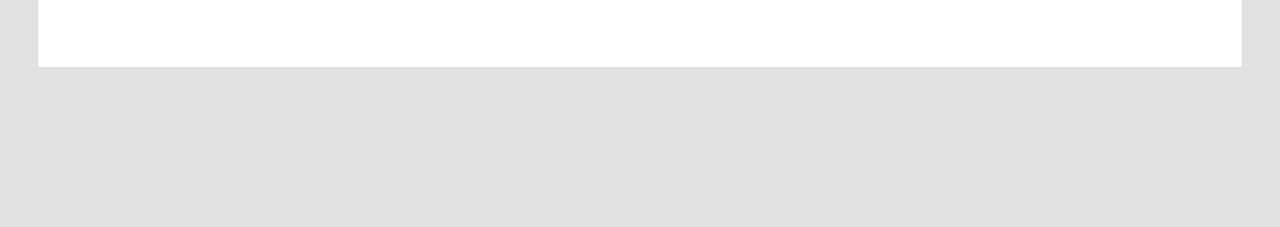
<file: contact.html>
<!DOCTYPE HTML>
<html lang="en-US">
    <head>
        <title>Sun - Html Responsive Template</title>
        <meta http-equiv="Content-Type" content="text/html; charset=UTF-8">
        <meta name="description" content="Template by Dry Themes" />
        <meta name="keywords" content="HTML, CSS, JavaScript, PHP" />
        <meta name="author" content="DryThemes" />
        <meta name="viewport" content="width=device-width, initial-scale=1, maximum-scale=1">

        <link rel="shortcut icon" href="images/favicon.png" />    
        <link href='http://fonts.googleapis.com/css?family=Montserrat:400,700%7CPT+Serif:400,700' rel='stylesheet' type='text/css'>	
        <link rel="stylesheet" type="text/css"  href='css/clear.css' />
        <link rel="stylesheet" type="text/css"  href='css/common.css' />
        <link rel="stylesheet" type="text/css"  href='css/font-awesome.min.css' />
        <link rel="stylesheet" type="text/css"  href='css/carouFredSel.css' />
        <link rel="stylesheet" type="text/css"  href='css/prettyPhoto.css' />        
        <link rel="stylesheet" type="text/css"  href='css/sm-clean.css' />        
        <link rel="stylesheet" type="text/css"  href='style.css' />
        <link rel="stylesheet" type="text/css"  href='dinostyle.css' />

        <!--[if lt IE 9]>
                <script src="js/html5shiv.js"></script>                
                <script src="js/respond.min.js"></script>                
        <![endif]-->

    </head>
    <body class="page">

        <table class="doc-loader">
            <tbody>
                <tr>
                    <td>
                        <img src="images/MDSA.gif" alt="Loading...">                    
                    </td>
                </tr>
            </tbody>
        </table>   

        <div class="header-search">
            <div class="content-1330 center-relative">
                <form class="search-form">
                    <label>		
                        <input type="search" class="search-field" placeholder="Search ..." value="" name="s" title="Search for:">                        
                    </label>    
                </form>               
            </div>
        </div>


        <div class="body-wrapper">           
            <div class="content-1330 header-holder center-relative">
                <div class="header-logo left">

                    <h1 class="site-title">
                        <a href="index.html">
                            <img src="images/MDSA.png" alt="MDSA" class="mainlogo">
                        </a>               
                    </h1>

                </div>

                <div class="header-menu right">
                    <nav id="header-main-menu" class="left">
                        <ul class="main-menu sm sm-clean">
                            <li>
                                <a href="index.html">Home</a>
 </li>
                            <li>
                                <a href="about.html">About</a>
                            </li>
                            <li>
                                <a href="portfolio.html">Portfolio</a>
                            </li>
                            <li>
                                <a href="blog.html">Blog</a>
                            </li>        
                            <li>
                                <a href="contact.html">Contact</a>
                                <ul class="sub-menu">
                                    <li>
                                        <a href="contact-map.html">Contact & Map</a>
                                    </li>                                    
                                </ul>
                            </li>
                        </ul>
                    </nav>
                    <div class="toggle-holder relative right">
                        <div id="toggle">
                            <i class="fa fa-search"></i>                      
                        </div>
                    </div>
                    <div class="clear"></div>							
                </div>
                <div class="clear"></div>
            </div>

            <div id="content" class="site-content">
                <article>
                    <div class="content-1330 center-relative">
                        <div class="one_half">
                            <strong>Contact</strong>
                            <br>
                            <p>We choose to go to the moon in this decade and do the other things, not because they are easy.</p>
                            <p>&nbsp;</p>
                            <p>Because they are hard, because that goal will serve to organize and measure the best of our energies and skills, because that challenge is one that we are willing to accept, one we are unwilling to postpone and one.</p>
                            <p>&nbsp;</p>
                            <p>Which we intend to win. With a warning label this big, you know they gotta be fun. Bring me the forms I need to fill out to have her taken away. I decline the title of iron cook and accept the lesser title of zinc saucier, which I just made up. Dinosaurs are extinct today because they lacked opposable thumbs and the brainpower to build a space program. Houston, Tranquillity Base here.</p>
                            <p>&nbsp;</p>
                            <p>
                                <strong>Address:</strong>&nbsp;New York, NY, United States<br>
                                <strong>Phone:</strong> +1 234-567-890<br>
                                <strong>Hours:</strong> 6:00 am – 2:00 am<br>
                            </p>
                        </div>

                        <div class="one_half last">
                            <div class="contact-form">                            
                                <p><input id="name" type="text" name="your-name" placeholder="Name"></p>
                                <p><input id="contact-email" type="email" name="your-email" placeholder="Email"></p>
                                <p><input id="subject" type="text" name="your-subject" placeholder="Subject"></p>
                                <p><textarea id="message" name="your-message" placeholder="Message"></textarea></p>
                                <p><input type="submit" onClick="SendMail()" value="SEND"></p>                                 
                            </div>  
                        </div>
                        <div class="clear"></div>
                    </div>
                </article>


            </div>

            <!--Footer-->

            <footer class="footer">
                <div class="content-1330 center-relative">			
                    <ul>
                        <li class="left-footer-content">
                            © 2018 Sun HTML Template. Crafted with <i class="fa fa-heart"></i> by <a href="http://drythemes.com">DryThemes</a>.            
                        </li>
                        <li class="center-footer-content">                
                            <a href="index.html">
                                <img src="images/MDSA.png" alt="MDSA" class="footer-img">
                            </a>                
                        </li>
                        <li class="right-footer-contnet">
                            <a href="#">Twitter</a>
                            <a href="#">Linkedin</a>
                            <a href="#">Dribbble</a>
                            <a href="#">Instagram</a>            
                        </li>
                        <li class="left-footer-content mobile">
                            <!-- Link back to Colorlib can't be removed. Template is licensed under CC BY 3.0. -->
Copyright &copy;<script>document.write(new Date().getFullYear());</script> All rights reserved | This template is made with <i class="fa fa-heart-o" aria-hidden="true"></i> by <a href="https://colorlib.com" target="_blank">Colorlib</a>
<!-- Link back to Colorlib can't be removed. Template is licensed under CC BY 3.0. -->
                        </li>
                    </ul>
                </div>
            </footer>

            <!-- End .body-border -->
        </div>



        <!--Load JavaScript-->
        <script src="js/jquery.js"></script>			                                       
        <script src='js/jquery.fitvids.js'></script>
        <script src='js/jquery.smartmenus.min.js'></script>        
        <script src='js/imagesloaded.pkgd.js'></script>        
        <script src='js/isotope.pkgd.js'></script>        
        <script src='js/jquery.carouFredSel-6.0.0-packed.js'></script>
        <script src='js/jquery.mousewheel.min.js'></script>
        <script src='js/jquery.touchSwipe.min.js'></script>
        <script src='js/jquery.easing.1.3.js'></script>
        <script src='js/jquery.prettyPhoto.js'></script>        
        <script src='js/jquery.ba-throttle-debounce.min.js'></script>                
        <script src='js/jquery.nicescroll.min.js'></script>
        <script src='js/main.js'></script>
    </body>
</html>
</file>
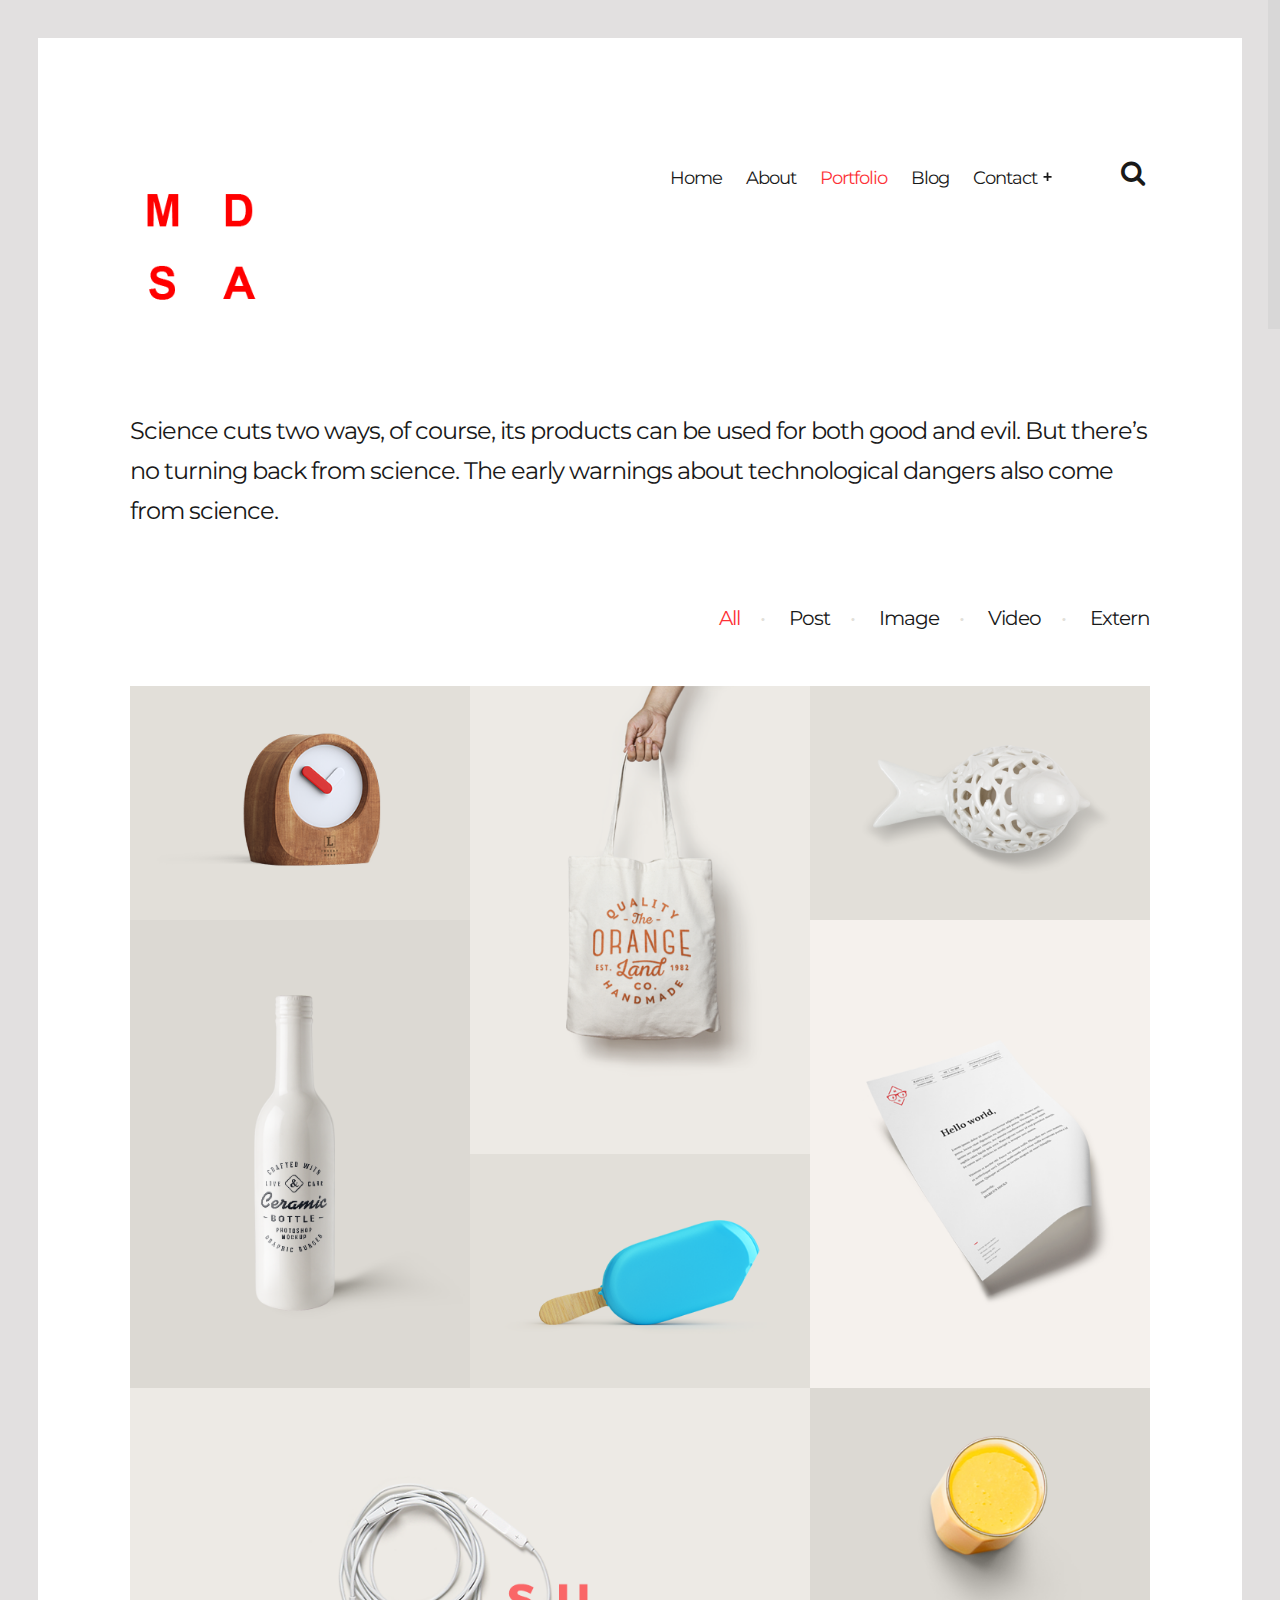
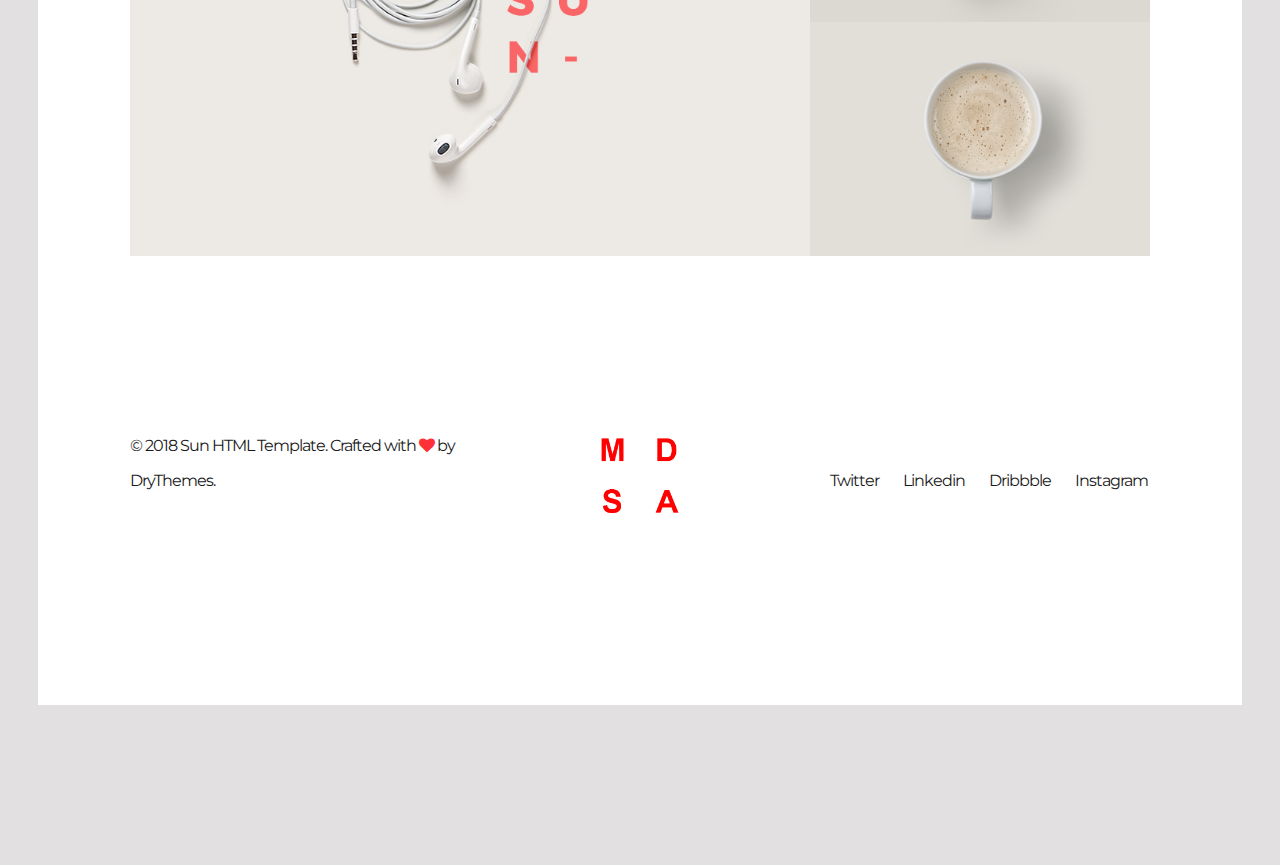
<file: portfolio.html>
<!DOCTYPE HTML>
<html lang="en-US">
    <head>
        <title>Sun - Html Responsive Template</title>
        <meta http-equiv="Content-Type" content="text/html; charset=UTF-8">
        <meta name="description" content="Template by Dry Themes" />
        <meta name="keywords" content="HTML, CSS, JavaScript, PHP" />
        <meta name="author" content="DryThemes" />
        <meta name="viewport" content="width=device-width, initial-scale=1, maximum-scale=1">

        <link rel="shortcut icon" href="images/favicon.png" />    
        <link href='http://fonts.googleapis.com/css?family=Montserrat:400,700%7CPT+Serif:400,700' rel='stylesheet' type='text/css'>		
        <link rel="stylesheet" type="text/css"  href='css/clear.css' />
        <link rel="stylesheet" type="text/css"  href='css/common.css' />
        <link rel="stylesheet" type="text/css"  href='css/font-awesome.min.css' />
        <link rel="stylesheet" type="text/css"  href='css/carouFredSel.css' />
        <link rel="stylesheet" type="text/css"  href='css/prettyPhoto.css' />        
        <link rel="stylesheet" type="text/css"  href='css/sm-clean.css' />        
        <link rel="stylesheet" type="text/css"  href='style.css' />
        <link rel="stylesheet" type="text/css"  href='dinostyle.css' />

        <!--[if lt IE 9]>
                <script src="js/html5shiv.js"></script>                
                <script src="js/respond.min.js"></script>                
        <![endif]-->

    </head>
    <body class="page">

        <table class="doc-loader">
            <tbody>
                <tr>
                    <td>
                        <img src="images/MDSA.gif" alt="Loading...">                    
                    </td>
                </tr>
            </tbody>
        </table>   

        <div class="header-search">
            <div class="content-1330 center-relative">
                <form class="search-form">
                    <label>		
                        <input type="search" class="search-field" placeholder="Search ..." value="" name="s" title="Search for:">                        
                    </label>    
                </form>               
            </div>
        </div>


        <div class="body-wrapper">           
            <div class="content-1330 header-holder center-relative">
                <div class="header-logo left">

                    <h1 class="site-title">
                        <a href="index.html">
                            <img src="images/MDSA.png" alt="MDSA" class="mainlogo">
                        </a>               
                    </h1>

                </div>

                <div class="header-menu right">
                    <nav id="header-main-menu" class="left">
                        <ul class="main-menu sm sm-clean">
                            <li>
                                <a href="index.html">Home</a>
 </li>
                            <li>
                                <a href="about.html">About</a>
                            </li>
                            <li>
                                <a href="portfolio.html">Portfolio</a>
                            </li>
                            <li>
                                <a href="blog.html">Blog</a>
                            </li>        
                            <li>
                                <a href="contact.html">Contact</a>
                                <ul class="sub-menu">
                                    <li>
                                        <a href="contact-map.html">Contact & Map</a>
                                    </li>                                    
                                </ul>
                            </li>
                        </ul>
                    </nav>
                    <div class="toggle-holder relative right">
                        <div id="toggle">
                            <i class="fa fa-search"></i>                      
                        </div>
                    </div>
                    <div class="clear"></div>							
                </div>
                <div class="clear"></div>
            </div>

            <div id="content" class="site-content">
                <article>
                    <div class="content-1330 center-relative">
                        <div class="page-desc">
                            Science cuts two ways, of course, its products can be used for both good and evil. But there’s no turning back from science. The early warnings about technological dangers also come from science.
                        </div>
                        <div class="clear"></div>
                        <p>&nbsp;</p>
                        <p>&nbsp;</p>
                        <div class="button-group filters-button-group">
                            <div class="button is-checked" data-filter="*">All</div>
                            <div class="button" data-filter=".post">Post</div>
                            <div class="button" data-filter=".image">Image</div>
                            <div class="button" data-filter=".video">Video</div>
                            <div class="button" data-filter=".extern">Extern</div>                                                            
                        </div>
                        <div class="grid" id="portfolio">
                            <div class="grid-sizer"></div>
                            <div class="grid-item element-item p_one_third post">
                                <a href="single-portfolio.html">
                                    <img src="demo-images/sun_portfolio_image01.png" alt="">
                                    <div class="portfolio-text-holder">
                                        <p>CLOCK</p>
                                    </div>
                                </a>
                            </div>

                            <div class="grid-item element-item p_one_third image">
                                <a href="demo-images/sun_portfolio_image03.png" data-rel="prettyPhoto[gallery1]">
                                    <img src="demo-images/sun_portfolio_image03.png" alt="">
                                    <div class="portfolio-text-holder">
                                        <p>BAG</p>
                                    </div>
                                </a>
                            </div>

                            <div class="grid-item element-item p_one_third post">
                                <a href="single-portfolio.html">
                                    <img src="demo-images/sun_portfolio_image04.png" alt="">
                                    <div class="portfolio-text-holder">
                                        <p>FISH</p>
                                    </div>
                                </a>
                            </div>

                            <div class="grid-item element-item p_one_third video">
                                <a href="https://www.youtube.com/watch?v=xEW_YXgRSIE" data-rel="prettyPhoto[gallery1]">
                                    <img src="demo-images/sun_portfolio_image02.png" alt="">
                                    <div class="portfolio-text-holder">
                                        <p>BOTTLE</p>
                                    </div>
                                </a>
                            </div>

                            <div class="grid-item element-item p_one_third extern">
                                <a href="http://drythemes.com" target="_blank">
                                    <img src="demo-images/sun_portfolio_image05.png" alt="">
                                    <div class="portfolio-text-holder">
                                        <p>PAPER</p>
                                    </div>
                                </a>
                            </div>

                            <div class="grid-item element-item p_one_third post">
                                <a href="single-portfolio.html">
                                    <img src="demo-images/sun_portfolio_image07.png" alt="">
                                    <div class="portfolio-text-holder">
                                        <p>BLUE ICE</p>
                                    </div>
                                </a>
                            </div>

                            <div class="grid-item element-item p_two_third image">
                                <a href="demo-images/sun_portfolio_image06.png" data-rel="prettyPhoto[gallery1]">
                                    <img src="demo-images/sun_portfolio_image06.png" alt="">
                                    <div class="portfolio-text-holder">
                                        <p>MUSIC</p>
                                    </div>
                                </a>
                            </div>


                            <div class="grid-item element-item p_one_third video">
                                <a href="https://www.youtube.com/watch?v=xEW_YXgRSIE" data-rel="prettyPhoto[gallery1]">
                                    <img src="demo-images/sun_portfolio_image08.png" alt="">
                                    <div class="portfolio-text-holder">
                                        <p>JUICE</p>
                                    </div>
                                </a>
                            </div>


                            <div class="grid-item element-item p_one_third extern">
                                <a href="http://drythemes.com" target="_blank">
                                    <img src="demo-images/sun_portfolio_image09.png" alt="">
                                    <div class="portfolio-text-holder">
                                        <p>COFFEE</p>
                                    </div>
                                </a>
                            </div>

                        </div>
                        <div class="clear"></div>
                    </div>
                </article>
            </div>

            <!--Footer-->

            <footer class="footer">
                <div class="content-1330 center-relative">			
                    <ul>
                        <li class="left-footer-content">
                            © 2018 Sun HTML Template. Crafted with <i class="fa fa-heart"></i> by <a href="http://drythemes.com">DryThemes</a>.            
                        </li>
                        <li class="center-footer-content">                
                            <a href="index.html">
                                <img src="images/MDSA.png" alt="MDSA" class="footer-img">
                            </a>                
                        </li>
                        <li class="right-footer-contnet">
                            <a href="#">Twitter</a>
                            <a href="#">Linkedin</a>
                            <a href="#">Dribbble</a>
                            <a href="#">Instagram</a>            
                        </li>
                        <li class="left-footer-content mobile">
                            <!-- Link back to Colorlib can't be removed. Template is licensed under CC BY 3.0. -->
Copyright &copy;<script>document.write(new Date().getFullYear());</script> All rights reserved | This template is made with <i class="fa fa-heart-o" aria-hidden="true"></i> by <a href="https://colorlib.com" target="_blank">Colorlib</a>
<!-- Link back to Colorlib can't be removed. Template is licensed under CC BY 3.0. -->
                        </li>
                    </ul>
                </div>
            </footer>

            <!-- End .body-border -->
        </div>



        <!--Load JavaScript-->
        <script src="js/jquery.js"></script>			                                       
        <script src='js/jquery.fitvids.js'></script>
        <script src='js/jquery.smartmenus.min.js'></script>        
        <script src='js/imagesloaded.pkgd.js'></script>        
        <script src='js/isotope.pkgd.js'></script>        
        <script src='js/jquery.carouFredSel-6.0.0-packed.js'></script>
        <script src='js/jquery.mousewheel.min.js'></script>
        <script src='js/jquery.touchSwipe.min.js'></script>
        <script src='js/jquery.easing.1.3.js'></script>
        <script src='js/jquery.prettyPhoto.js'></script>        
        <script src='js/jquery.ba-throttle-debounce.min.js'></script>                
        <script src='js/jquery.nicescroll.min.js'></script>
        <script src='js/main.js'></script>
    </body>
</html>
</file>
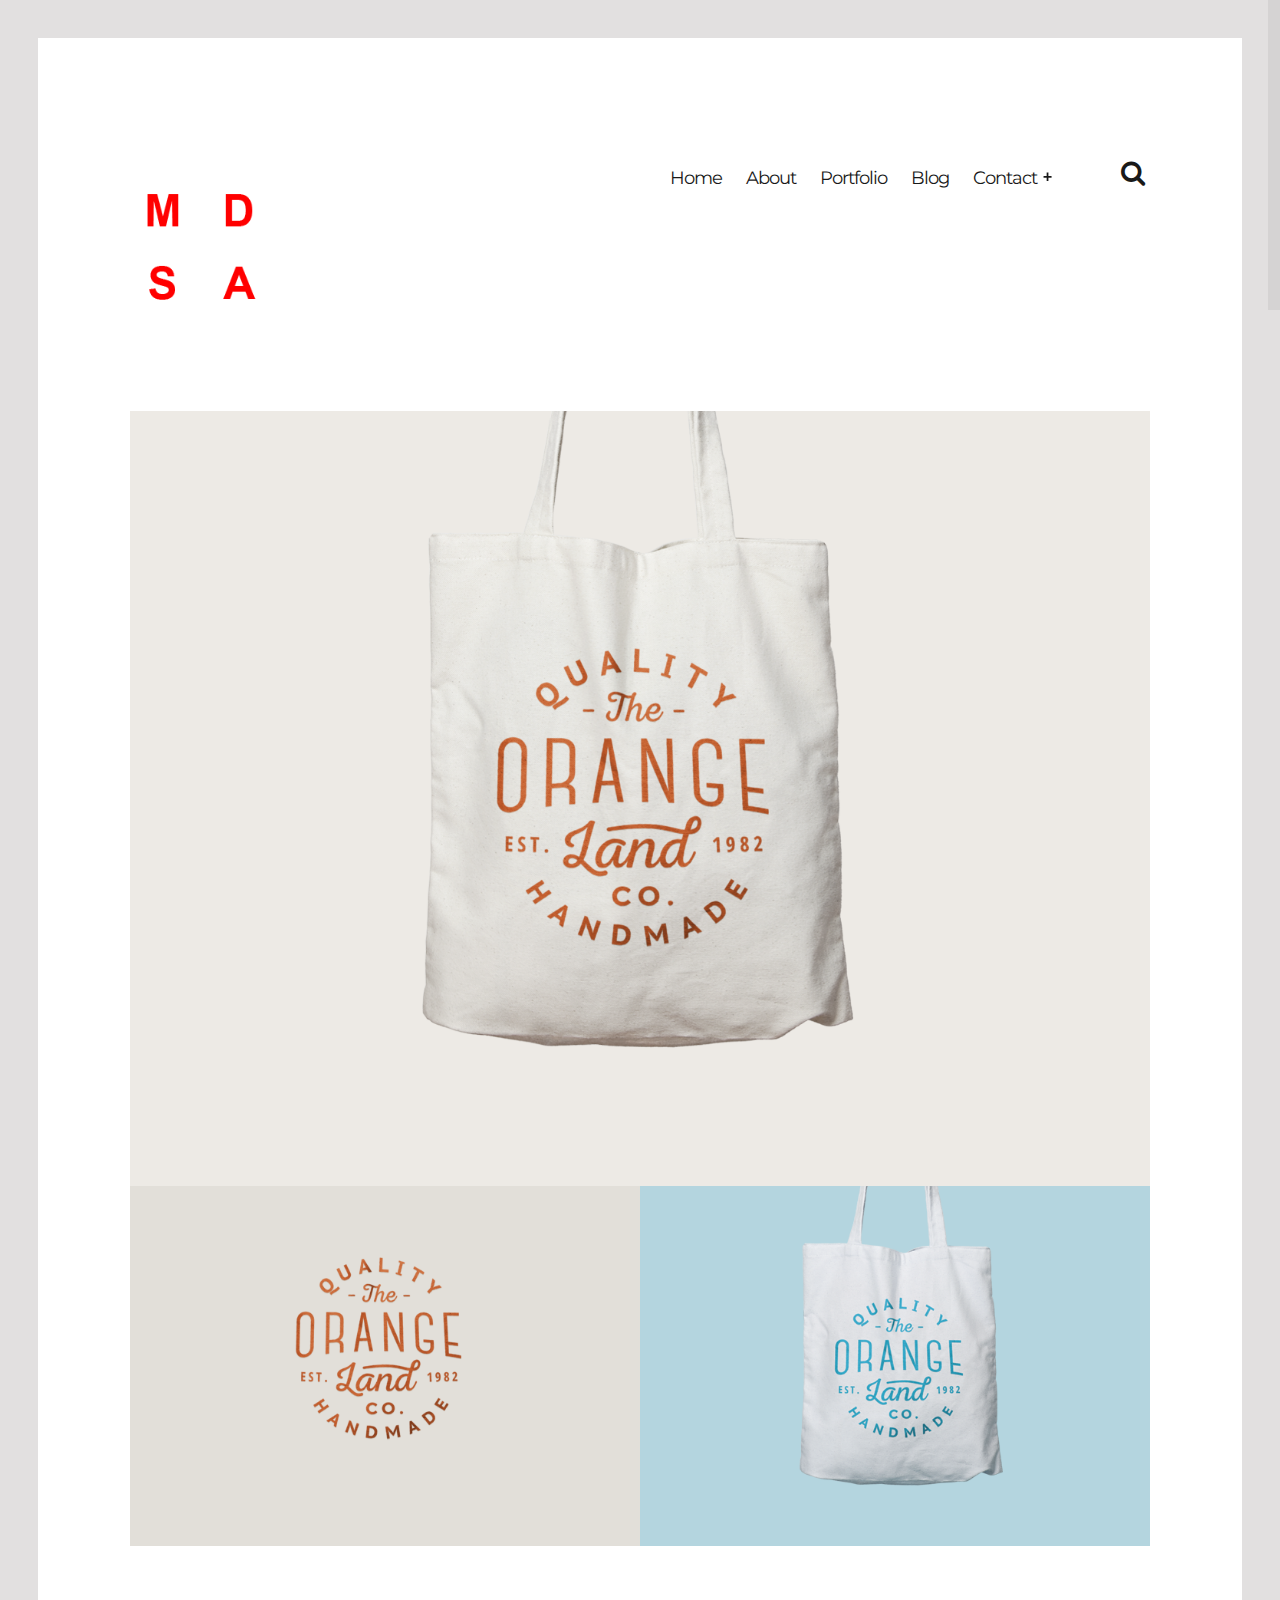
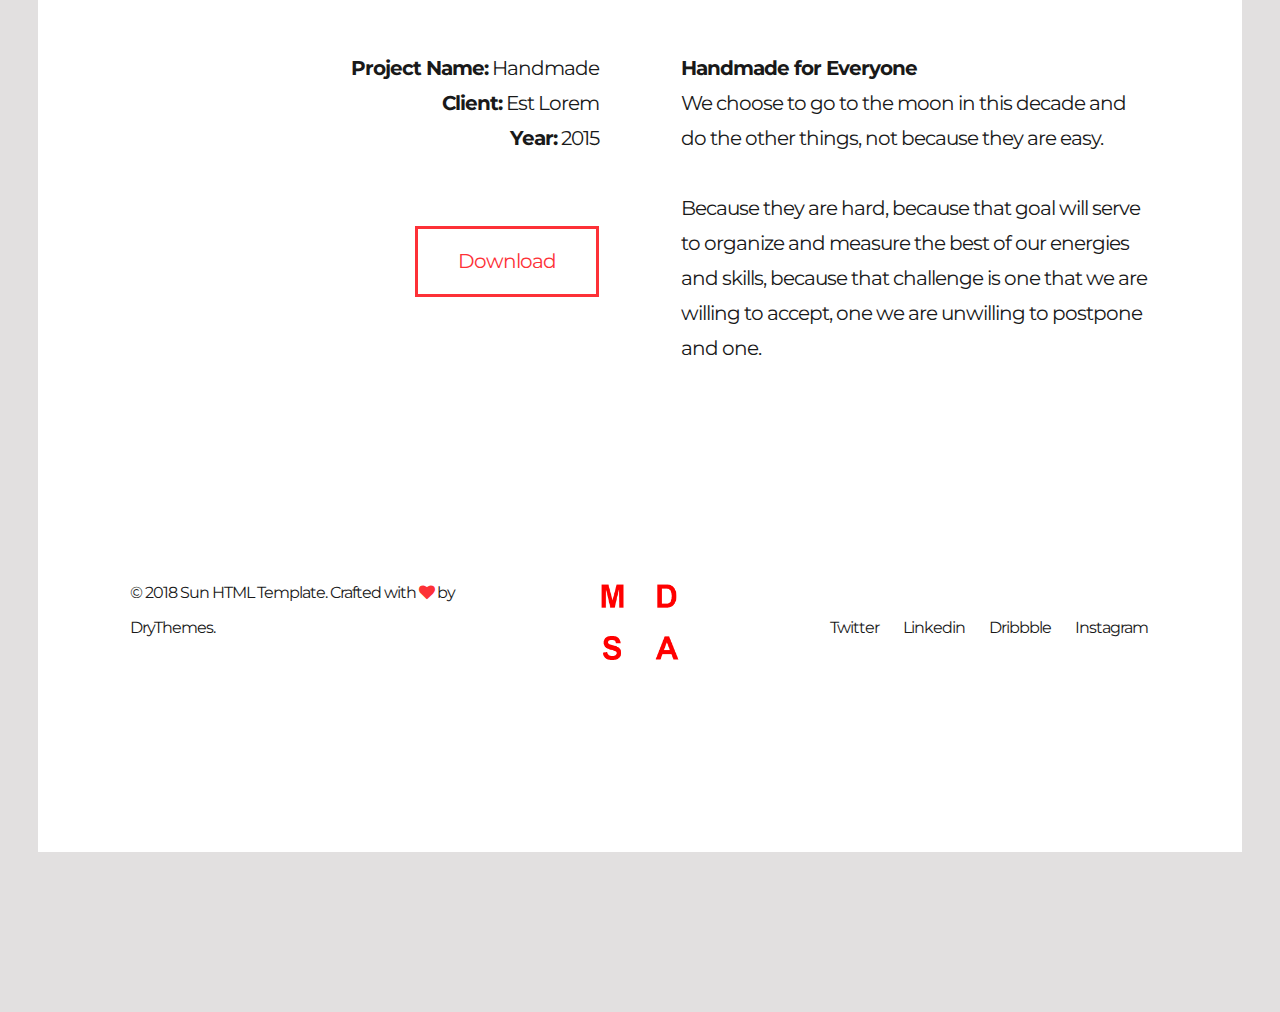
<file: single-portfolio.html>
<!DOCTYPE HTML>
<html lang="en-US">
    <head>
        <title>Sun - Html Responsive Template</title>
        <meta http-equiv="Content-Type" content="text/html; charset=UTF-8">
        <meta name="description" content="Template by Dry Themes" />
        <meta name="keywords" content="HTML, CSS, JavaScript, PHP" />
        <meta name="author" content="DryThemes" />
        <meta name="viewport" content="width=device-width, initial-scale=1, maximum-scale=1">

        <link rel="shortcut icon" href="images/favicon.png" />    
        <link href='http://fonts.googleapis.com/css?family=Montserrat:400,700%7CPT+Serif:400,700' rel='stylesheet' type='text/css'>	
        <link rel="stylesheet" type="text/css"  href='css/clear.css' />
        <link rel="stylesheet" type="text/css"  href='css/common.css' />
        <link rel="stylesheet" type="text/css"  href='css/font-awesome.min.css' />
        <link rel="stylesheet" type="text/css"  href='css/carouFredSel.css' />
        <link rel="stylesheet" type="text/css"  href='css/prettyPhoto.css' />        
        <link rel="stylesheet" type="text/css"  href='css/sm-clean.css' />        
        <link rel="stylesheet" type="text/css"  href='style.css' />
        <link rel="stylesheet" type="text/css"  href='dinostyle.css' />

        <!--[if lt IE 9]>
                <script src="js/html5shiv.js"></script>                
                <script src="js/respond.min.js"></script>                
        <![endif]-->

    </head>
    <body class="single single-portfolio">

        <table class="doc-loader">
            <tbody>
                <tr>
                    <td>
                        <img src="images/MDSA.gif" alt="Loading...">                    
                    </td>
                </tr>
            </tbody>
        </table>   

        <div class="header-search">
            <div class="content-1330 center-relative">
                <form class="search-form">
                    <label>		
                        <input type="search" class="search-field" placeholder="Search ..." value="" name="s" title="Search for:">                        
                    </label>    
                </form>               
            </div>
        </div>


        <div class="body-wrapper">           
            <div class="content-1330 header-holder center-relative">
                <div class="header-logo left">

                    <h1 class="site-title">
                        <a href="index.html">
                            <img src="images/MDSA.png" alt="MDSA" class="mainlogo">
                        </a>               
                    </h1>

                </div>

                <div class="header-menu right">
                    <nav id="header-main-menu" class="left">
                        <ul class="main-menu sm sm-clean">
                            <li>
                                <a href="index.html">Home</a>
 </li>
                            <li>
                                <a href="about.html">About</a>
                            </li>
                            <li>
                                <a href="portfolio.html">Portfolio</a>
                            </li>
                            <li>
                                <a href="blog.html">Blog</a>
                            </li>        
                            <li>
                                <a href="contact.html">Contact</a>
                                <ul class="sub-menu">
                                    <li>
                                        <a href="contact-map.html">Contact & Map</a>
                                    </li>                                    
                                </ul>
                            </li>
                        </ul>
                    </nav>
                    <div class="toggle-holder relative right">
                        <div id="toggle">
                            <i class="fa fa-search"></i>                      
                        </div>
                    </div>
                    <div class="clear"></div>							
                </div>
                <div class="clear"></div>
            </div>

            <div id="content" class="site-content content-1330 center-relative">
                <article>                                              
                    <div class="content-1330 center-relative clear">                
                        <div class="entry-content">
                            <div class="content-wrap">                           
                                <div class="one margin-0">
                                    <img src="demo-images/sun_item_image01.png" alt=""><br>
                                </div>
                                <div class="clear"></div>
                                <div class="one_half margin-0">
                                    <img src="demo-images/sun_item_image02.png" alt=""><br>
                                </div>
                                <div class="one_half last margin-0">
                                    <img src="demo-images/sun_item_image03.png" alt=""><br>
                                </div>
                                <div class="clear"></div>
                                <p>&nbsp;</p>
                                <p>&nbsp;</p>
                                <p>&nbsp;</p>
                                <div class="one_half text-right portfolio-item-info">
                                    <strong>Project Name:</strong>&nbsp;Handmade<br>
                                    <strong>Client:</strong> Est Lorem<br>
                                    <strong>Year:</strong> 2015<p></p>
                                    <p>&nbsp;</p>
                                    <p>&nbsp;</p>
                                    <div class="text-right">
                                        <a href="#" target="_self" class="button ">Download</a>
                                    </div>
                                </div>
                                <div class="one_half last ">
                                    <strong>Handmade for Everyone</strong>
                                    <br>
                                    We choose to go to the moon in this decade and do the other things, not because they are easy.
                                    <p>&nbsp;</p>
                                    <p>
                                        Because they are hard, because that goal will serve to organize and measure the best of our energies and skills, because that challenge is one that we are willing to accept, one we are unwilling to postpone and one.
                                    </p>
                                </div>
                                <div class="clear"></div>
                            </div>
                        </div>
                        <div class="clear"></div>
                    </div>
                </article>
            </div>

            <!--Footer-->

            <footer class="footer">
                <div class="content-1330 center-relative">			
                    <ul>
                        <li class="left-footer-content">
                            © 2018 Sun HTML Template. Crafted with <i class="fa fa-heart"></i> by <a href="http://drythemes.com">DryThemes</a>.            
                        </li>
                        <li class="center-footer-content">                
                            <a href="index.html">
                                <img src="images/MDSA.png" alt="MDSA" class="footer-img">
                            </a>                
                        </li>
                        <li class="right-footer-contnet">
                            <a href="#">Twitter</a>
                            <a href="#">Linkedin</a>
                            <a href="#">Dribbble</a>
                            <a href="#">Instagram</a>            
                        </li>
                        <li class="left-footer-content mobile">
                            <!-- Link back to Colorlib can't be removed. Template is licensed under CC BY 3.0. -->
Copyright &copy;<script>document.write(new Date().getFullYear());</script> All rights reserved | This template is made with <i class="fa fa-heart-o" aria-hidden="true"></i> by <a href="https://colorlib.com" target="_blank">Colorlib</a>
<!-- Link back to Colorlib can't be removed. Template is licensed under CC BY 3.0. -->
                        </li>
                    </ul>
                </div>
            </footer>

            <!-- End .body-border -->
        </div>



        <!--Load JavaScript-->
        <script src="js/jquery.js"></script>			                                       
        <script src='js/jquery.fitvids.js'></script>
        <script src='js/jquery.smartmenus.min.js'></script>        
        <script src='js/imagesloaded.pkgd.js'></script>        
        <script src='js/isotope.pkgd.js'></script>        
        <script src='js/jquery.carouFredSel-6.0.0-packed.js'></script>
        <script src='js/jquery.mousewheel.min.js'></script>
        <script src='js/jquery.touchSwipe.min.js'></script>
        <script src='js/jquery.easing.1.3.js'></script>
        <script src='js/jquery.prettyPhoto.js'></script>        
        <script src='js/jquery.ba-throttle-debounce.min.js'></script>                
        <script src='js/jquery.nicescroll.min.js'></script>
        <script src='js/main.js'></script>
    </body>
</html>
</file>
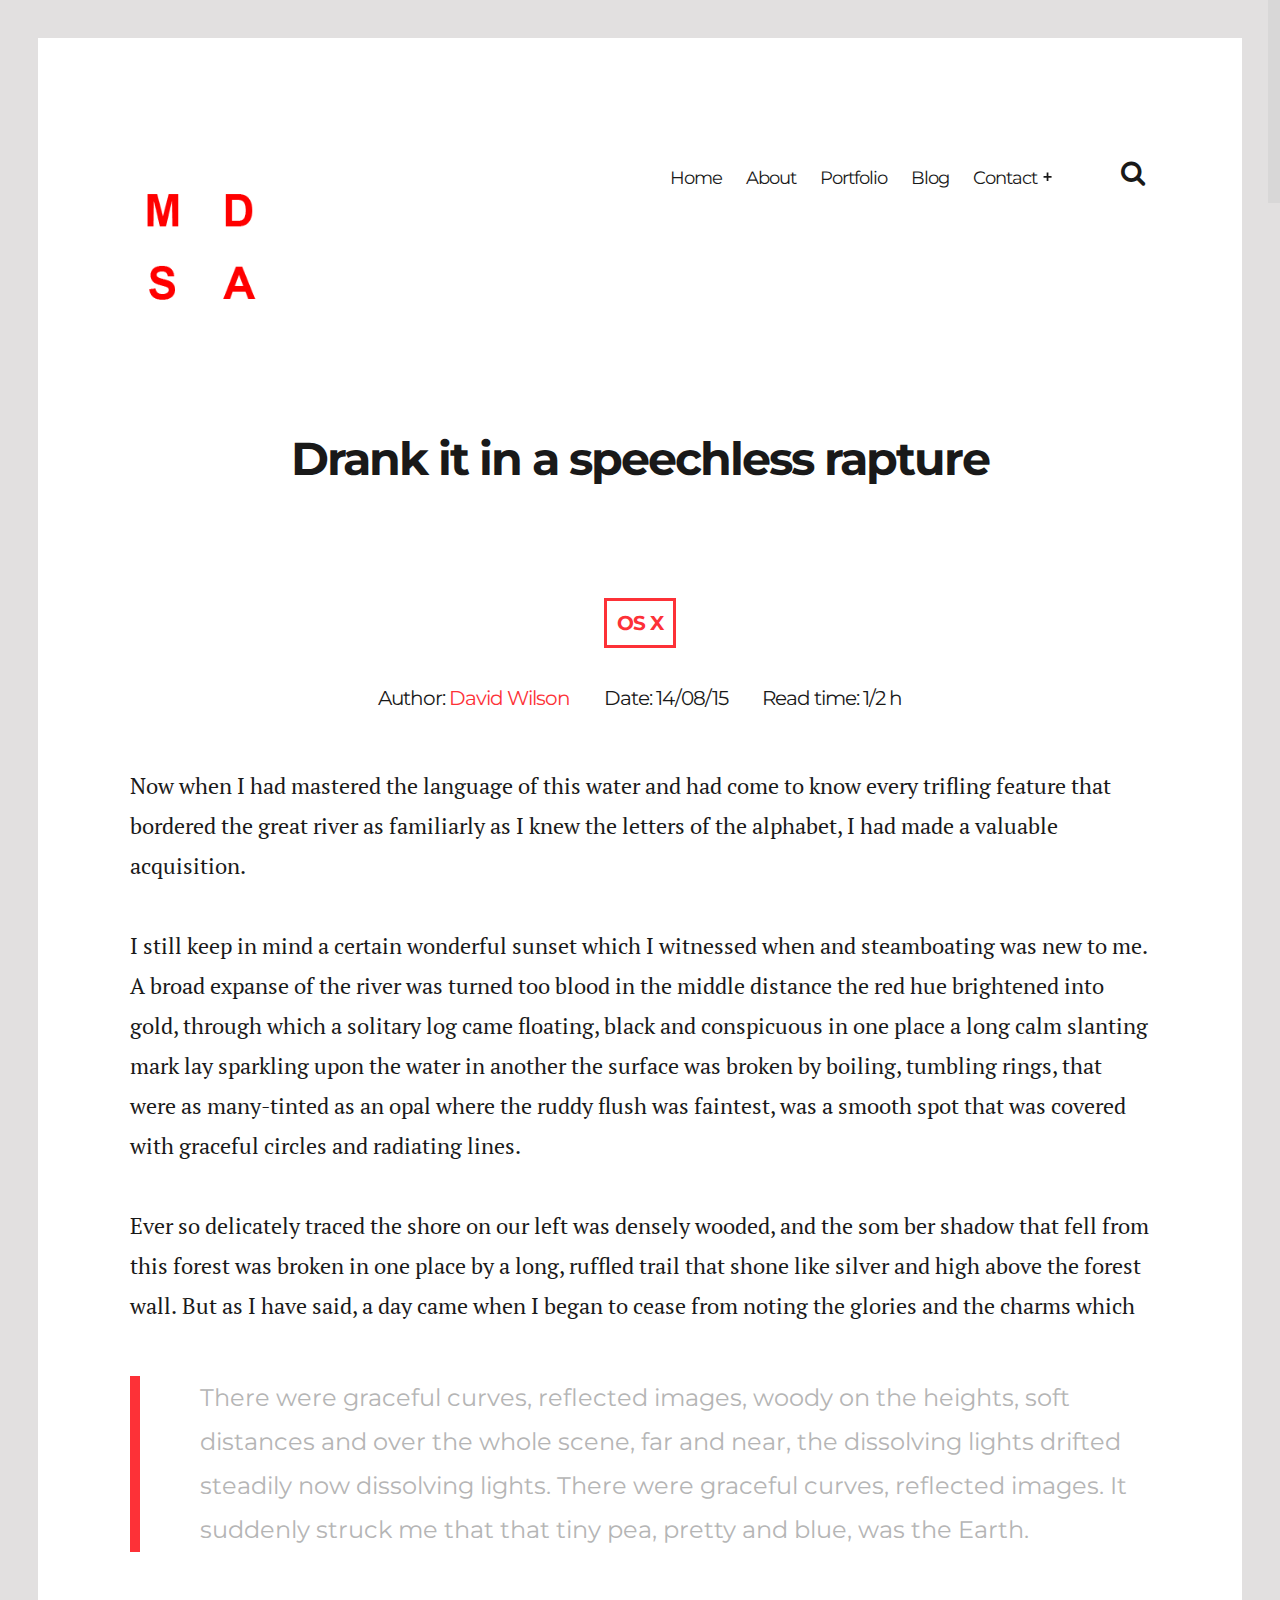
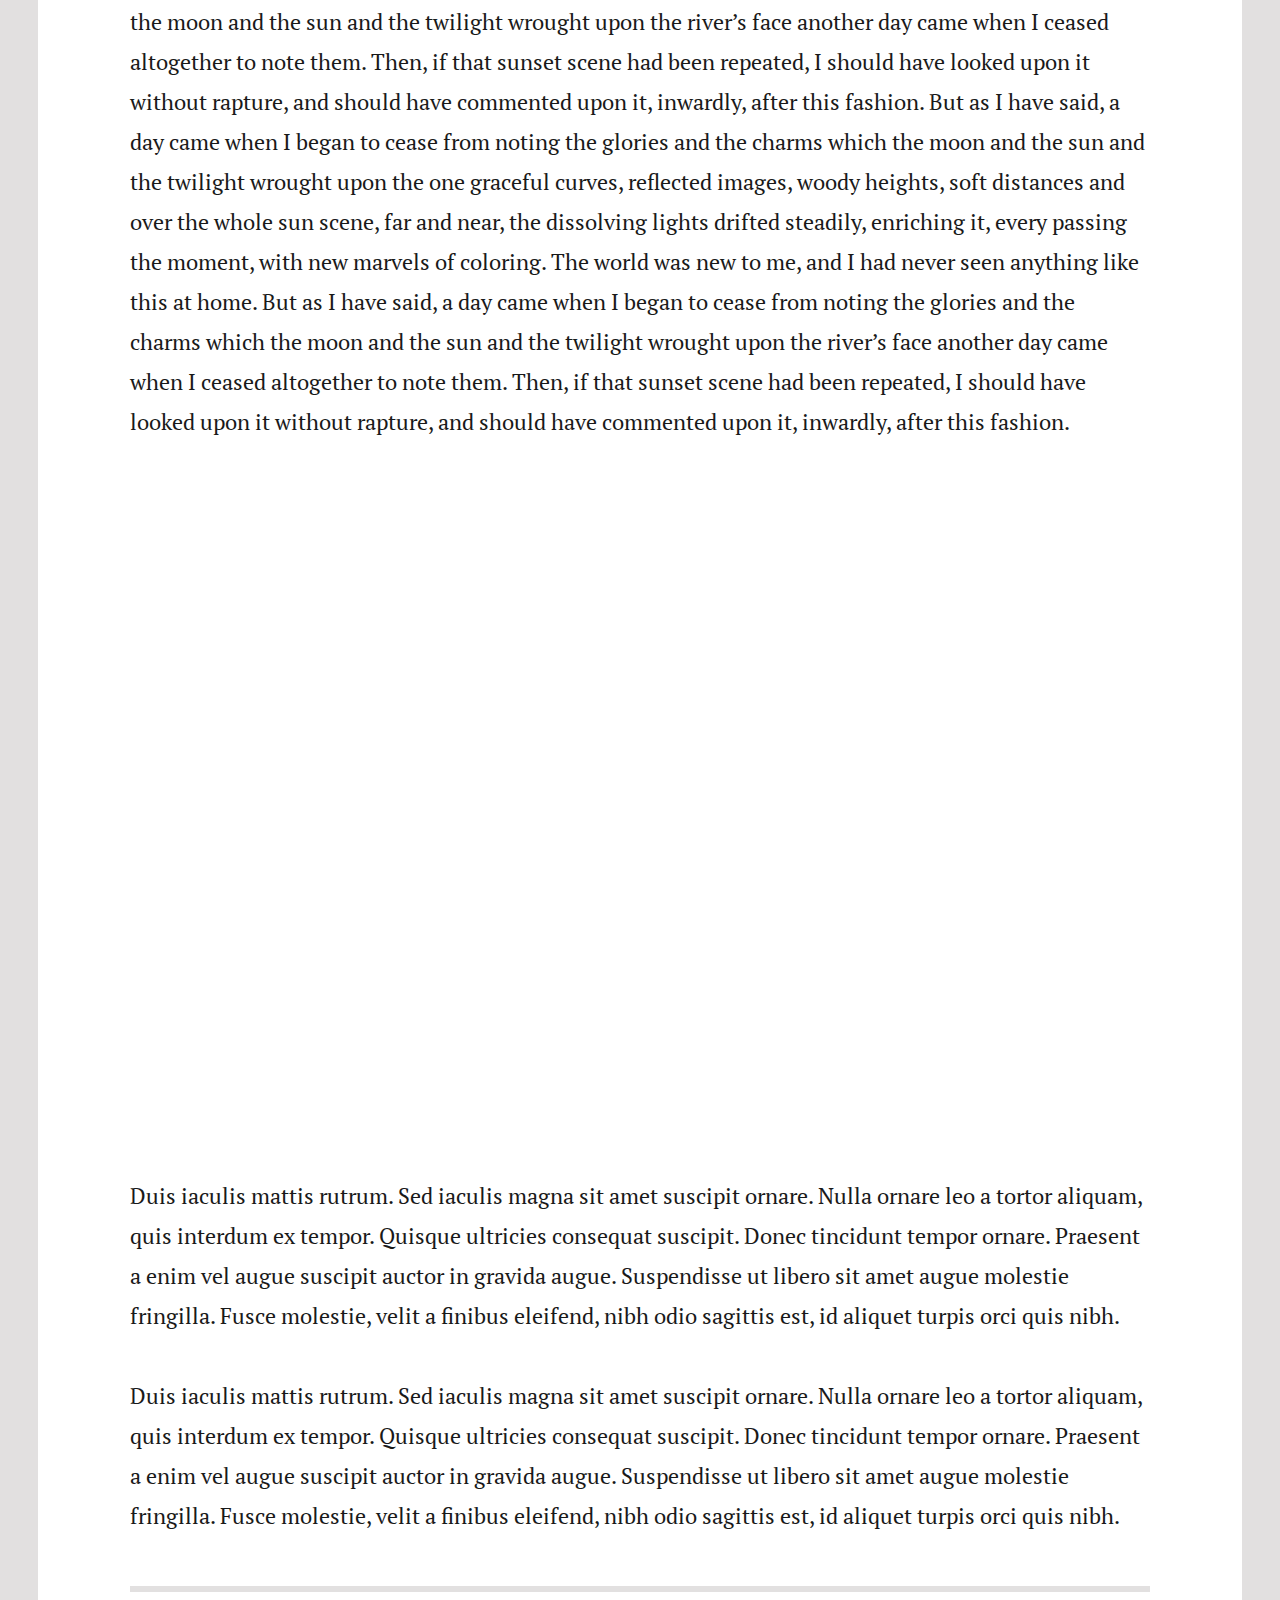
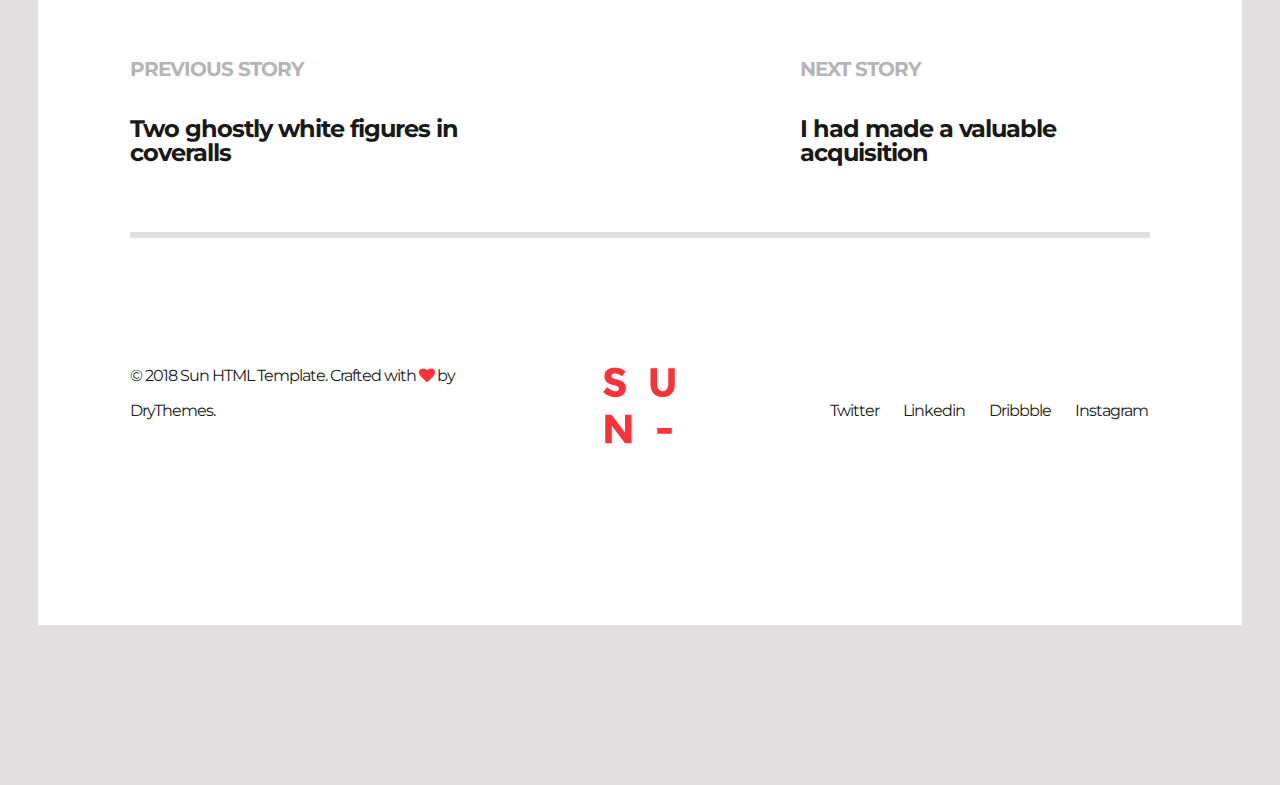
<file: single.html>
<!DOCTYPE HTML>
<html lang="en-US">
    <head>
        <title>Sun - Html Responsive Template</title>
        <meta http-equiv="Content-Type" content="text/html; charset=UTF-8">
        <meta name="description" content="Template by Dry Themes" />
        <meta name="keywords" content="HTML, CSS, JavaScript, PHP" />
        <meta name="author" content="DryThemes" />
        <meta name="viewport" content="width=device-width, initial-scale=1, maximum-scale=1">

        <link rel="shortcut icon" href="images/favicon.png" />    
        <link href='http://fonts.googleapis.com/css?family=Montserrat:400,700%7CPT+Serif:400,700' rel='stylesheet' type='text/css'>	
        <link rel="stylesheet" type="text/css"  href='css/clear.css' />
        <link rel="stylesheet" type="text/css"  href='css/common.css' />
        <link rel="stylesheet" type="text/css"  href='css/font-awesome.min.css' />
        <link rel="stylesheet" type="text/css"  href='css/carouFredSel.css' />
        <link rel="stylesheet" type="text/css"  href='css/prettyPhoto.css' />        
        <link rel="stylesheet" type="text/css"  href='css/sm-clean.css' />        
        <link rel="stylesheet" type="text/css"  href='style.css' />
        <link rel="stylesheet" type="text/css"  href='dinostyle.css' />

        <!--[if lt IE 9]>
                <script src="js/html5shiv.js"></script>                
                <script src="js/respond.min.js"></script>                
        <![endif]-->

    </head>
    <body class="single single-post">

        <table class="doc-loader">
            <tbody>
                <tr>
                    <td>
                        <img src="images/MDSA.gif" alt="Loading...">                    
                    </td>
                </tr>
            </tbody>
        </table>   

        <div class="header-search">
            <div class="content-1330 center-relative">
                <form class="search-form">
                    <label>		
                        <input type="search" class="search-field" placeholder="Search ..." value="" name="s" title="Search for:">                        
                    </label>    
                </form>               
            </div>
        </div>


        <div class="body-wrapper">           
            <div class="content-1330 header-holder center-relative">
                <div class="header-logo left">

                    <h1 class="site-title">
                        <a href="index.html">
                            <img src="images/MDSA.png" alt="MDSA" class="mainlogo">
                        </a>               
                    </h1>

                </div>

                <div class="header-menu right">
                    <nav id="header-main-menu" class="left">
                        <ul class="main-menu sm sm-clean">
                            <li>
                                <a href="index.html">Home</a>
 </li>
                            <li>
                                <a href="about.html">About</a>
                            </li>
                            <li>
                                <a href="portfolio.html">Portfolio</a>
                            </li>
                            <li>
                                <a href="blog.html">Blog</a>
                            </li>        
                            <li>
                                <a href="contact.html">Contact</a>
                                <ul class="sub-menu">
                                    <li>
                                        <a href="contact-map.html">Contact & Map</a>
                                    </li>                                    
                                </ul>
                            </li>
                        </ul>
                    </nav>
                    <div class="toggle-holder relative right">
                        <div id="toggle">
                            <i class="fa fa-search"></i>                      
                        </div>
                    </div>
                    <div class="clear"></div>							
                </div>
                <div class="clear"></div>
            </div>

            <div id="content" class="site-content content-1330 center-relative">
                <article>
                    <h1 class="entry-title">Drank it in a speechless rapture</h1>
                    <div class="center-relative clear">

                        <div class="post-info">
                            <div class="cat-links">
                                <ul>
                                    <li>
                                        <a href="#">OS X</a>
                                    </li>                            
                                </ul>
                            </div>
                            <div class="post-author">
                                Author: <a href="#">David Wilson</a>
                            </div>
                            <div class="post-date">Date: 14/08/15</div>
                            <div class="post-read-time">Read time: 1/2 h</div>
                        </div>

                        <div class="entry-content">
                            <div class="content-wrap">
                                <p>Now when I had mastered the language of this water and had come to know every trifling feature that bordered the great river as familiarly as I knew the letters of the alphabet, I had made a valuable acquisition.</p>
                                <p>&nbsp;</p>
                                <p>I still keep in mind a certain wonderful sunset which I witnessed when and steamboating was new to me. A broad expanse of the river was turned too blood in the middle distance the red hue brightened into gold, through which a solitary log came floating, black and conspicuous in one place a long calm slanting mark lay sparkling upon the water in another the surface was broken by boiling, tumbling rings, that were as many-tinted as an opal where the ruddy flush was faintest, was a smooth spot that was covered with graceful circles and radiating lines.</p>
                                <p>&nbsp;</p>
                                <p>Ever so delicately traced the shore on our left was densely wooded, and the som ber shadow that fell from this forest was broken in one place by a long, ruffled trail that shone like silver and high above the forest wall.</p>
                                <blockquote class="inline-blockquote">
                                    <p>There were graceful curves, reflected images, woody on the heights, soft distances and over the whole scene, far and near, the dissolving lights drifted steadily now dissolving lights. There were graceful curves, reflected images. It suddenly struck me that that tiny pea, pretty and blue, was the Earth.</p>
                                </blockquote>
                                <p>But as I have said, a day came when I began to cease from noting the glories and the charms which the moon and the sun and the twilight wrought upon the river’s face another day came when I ceased altogether to note them. Then, if that sunset scene had been repeated, I should have looked upon it without rapture, and should have commented upon it, inwardly, after this fashion. But as I have said, a day came when I began to cease from noting the glories and the charms which the moon and the sun and the twilight wrought upon the one graceful curves, reflected images, woody heights, soft distances and over the whole sun scene, far and near, the dissolving lights drifted steadily, enriching it, every passing the moment, with new marvels of coloring. The world was new to me, and I had never seen anything like this at home. But as I have said, a day came when I began to cease from noting the glories and the charms which the moon and the sun and the twilight wrought upon the river’s face another day came when I ceased altogether to note them. Then, if that sunset scene had been repeated, I should have looked upon it without rapture, and should have commented upon it, inwardly, after this fashion.</p>
                                <p>&nbsp;</p>
                                <p>&nbsp;</p>
                                <div class="clear"></div>                                    
                            </div>
                            <div class="post-full-width ">
                                <iframe src="https://player.vimeo.com/video/150685211" width="640" height="360" allowfullscreen="allowfullscreen"></iframe>
                            </div>
                            <div class="content-wrap">
                                <p>&nbsp;</p>
                                <p>&nbsp;</p>
                                <p>Duis iaculis mattis rutrum. Sed iaculis magna sit amet suscipit ornare. Nulla ornare leo a tortor aliquam, quis interdum ex tempor. Quisque ultricies consequat suscipit. Donec tincidunt tempor ornare. Praesent a enim vel augue suscipit auctor in gravida augue. Suspendisse ut libero sit amet augue molestie fringilla. Fusce molestie, velit a finibus eleifend, nibh odio sagittis est, id aliquet turpis orci quis nibh.</p>
                                <p>&nbsp;</p>
                                <p>Duis iaculis mattis rutrum. Sed iaculis magna sit amet suscipit ornare. Nulla ornare leo a tortor aliquam, quis interdum ex tempor. Quisque ultricies consequat suscipit. Donec tincidunt tempor ornare. Praesent a enim vel augue suscipit auctor in gravida augue. Suspendisse ut libero sit amet augue molestie fringilla. Fusce molestie, velit a finibus eleifend, nibh odio sagittis est, id aliquet turpis orci quis nibh.</p>
                            </div>
                        </div>
                        <div class="clear"></div>
                    </div>
                </article>

                <div class="nav-links">                
                    <div class="nav-previous">
                        <p class="nav-previous-text">PREVIOUS STORY</p>
                        <a href="#" rel="prev">Two ghostly white figures in coveralls</a> 
                    </div>
                    <div class="nav-next">
                        <p class="nav-next-text">NEXT STORY</p>
                        <a href="#" rel="next">I had made a valuable acquisition</a> 
                    </div>
                    <div class="clear"></div>
                </div>
            </div>

            <!--Footer-->

            <footer class="footer">
                <div class="content-1330 center-relative">			
                    <ul>
                        <li class="left-footer-content">
                            © 2018 Sun HTML Template. Crafted with <i class="fa fa-heart"></i> by <a href="http://drythemes.com">DryThemes</a>.            
                        </li>
                        <li class="center-footer-content">                
                            <a href="index.html">
                                <img src="images/sunDefaultLogoFooter.png" alt="Sun-">
                            </a>                
                        </li>
                        <li class="right-footer-contnet">
                            <a href="#">Twitter</a>
                            <a href="#">Linkedin</a>
                            <a href="#">Dribbble</a>
                            <a href="#">Instagram</a>            
                        </li>
                        <li class="left-footer-content mobile">
                            <!-- Link back to Colorlib can't be removed. Template is licensed under CC BY 3.0. -->
Copyright &copy;<script>document.write(new Date().getFullYear());</script> All rights reserved | This template is made with <i class="fa fa-heart-o" aria-hidden="true"></i> by <a href="https://colorlib.com" target="_blank">Colorlib</a>
<!-- Link back to Colorlib can't be removed. Template is licensed under CC BY 3.0. -->
                        </li>
                    </ul>
                </div>
            </footer>

            <!-- End .body-border -->
        </div>



        <!--Load JavaScript-->
        <script src="js/jquery.js"></script>			                                       
        <script src='js/jquery.fitvids.js'></script>
        <script src='js/jquery.smartmenus.min.js'></script>        
        <script src='js/imagesloaded.pkgd.js'></script>        
        <script src='js/isotope.pkgd.js'></script>        
        <script src='js/jquery.carouFredSel-6.0.0-packed.js'></script>
        <script src='js/jquery.mousewheel.min.js'></script>
        <script src='js/jquery.touchSwipe.min.js'></script>
        <script src='js/jquery.easing.1.3.js'></script>
        <script src='js/jquery.prettyPhoto.js'></script>        
        <script src='js/jquery.ba-throttle-debounce.min.js'></script>                
        <script src='js/jquery.nicescroll.min.js'></script>
        <script src='js/main.js'></script>
    </body>
</html>
</file>
<file: css/clear.css>
html, body, div, span, object, iframe,
h1, h2, h3, h4, h5, h6, p, blockquote, pre,
abbr, address, cite, code,
del, dfn, em, img, ins, kbd, q, samp,
small, strong, sub, sup, var,
b, i, ol, ul, li,
fieldset, form, label, legend,
table, caption, tbody, tfoot, thead, tr, th, td,
article, aside, canvas, details, figcaption, figure, 
footer, header, hgroup, menu, nav, section, summary,
time, mark, audio, video {
    margin:0;
    padding:0;
    border:0;
    outline: none;
    font-size:100%;
    vertical-align:baseline;
    background:transparent;
}

body {
    line-height:1;
}

article,aside,details,figcaption,figure,
footer,header,hgroup,menu,nav,section { 
    display:block;
}

nav ul,ul,ol {
    list-style:none;
}

blockquote, q {
    quotes:none;
}

blockquote:before, blockquote:after,
q:before, q:after {
    content:'';
    content:none;
}

a {
    margin:0;
    padding:0;
    font-size:100%;
	outline: none;
    vertical-align:baseline;
    background:transparent;
}

ins {
    background-color:#ff9;
    color:#000;
    text-decoration:none;
}

mark {
    background-color:#ff9;
    color:#000; 
    font-style:italic;
    font-weight:bold;
}

del {
    text-decoration: line-through;
}

abbr[title], dfn[title] {
    border-bottom:1px dotted;
    cursor:help;
}

table {
    border-collapse:collapse;
    border-spacing:0;
}

hr {
    display:block;
    height:1px;
    border:0;   
    border-top:1px solid #cccccc;
    margin:1em 0;
    padding:0;
}

input, select {
    vertical-align:middle;
}

input:focus, textarea:focus
{
    outline: none;
}
</file>
<file: css/common.css>
.block
{
    display: block;
}
.hidden
{
    display: none;
}
.clear
{
    clear: both;
}
.left
{
    float: left;
}
.right
{
    float: right;
}
.line-height
{
    line-height: 0;
}
.clear-right
{
    clear: right;
}
.clear-left
{
    clear: left;
}
.center-relative
{
    margin-left: auto;
    margin-right: auto;
}
.center-absolute
{
    left: 50%;
}
.center-text
{
    text-align: center !important;
}
.text-left
{
    text-align: left;
}
.text-right
{
    text-align: right;
}
.absolute
{
    position: absolute;
}
.fixed
{
    position: fixed;
}
.relative
{
    position: relative;
}
.margin-0, .margin-0 img
{
    margin: 0 !important;
    line-height: 0;
}
.top-0
{
    margin-top: 0 !important;
}
.top-5
{
    margin-top: 5px !important;	
}
.top-10
{
    margin-top: 10px;	
}
.top-15
{
    margin-top: 15px;	
}
.top-20
{
    margin-top: 20px;
}
.top-25
{
    margin-top: 25px;	
}
.top-30
{
    margin-top: 30px;	
}
.top-50
{
    margin-top: 50px;	
}
.top-60
{
    margin-top: 60px;	
}
.top-70
{
    margin-top: 70px;	
}
.top-75
{
    margin-top: 75px;	
}
.top-80
{
    margin-top: 80px;
}
.top-100
{
    margin-top: 100px;	
}
.top-105
{
    margin-top: 105px;	
}
.top-120
{
    margin-top: 120px;
}
.top-150
{
    margin-top: 150px;	
}
.top-200
{
    margin-top: 200px;	
}
.top-negative-30
{
    margin-top: -30px;
}
.left-35
{
    margin-left:35px;
}
.right-35
{
    margin-right:35px;
}
.bottom-0
{
    margin-bottom: 0 !important;
}
.bottom-10
{
    margin-bottom: 10px !important;
}
.bottom-20
{
    margin-bottom: 20px !important;
}
.bottom-25
{
    margin-bottom: 25px !important;
}
.bottom-30
{
    margin-bottom: 30px !important;
}
.bottom-50
{
    margin-bottom: 50px !important;
}
.bottom-100
{
    margin-bottom: 100px !important;
}
.bottom-150
{
    margin-bottom: 150px !important;
}
.bottom-200
{
    margin-bottom: 200px !important;
}
.width-25
{
    width: 25%;
}
.width-50
{
    width: 50%;
}
.width-75
{
    width: 75%;
}
.width-85
{
    width: 85%;
}
.width-100
{
    width: 100%;
}
blockquote
{
    border-left: 10px solid #FD3137;
    padding-left: 60px;
    margin-top: 50px;
    margin-bottom: 50px;
    font-family: 'Montserrat', sans-serif, Arial;
    font-size: 24px;
    line-height: 44px;
    color: #b5b5b5;
}
blockquote.inline-blockquote
{
    width: 480px;
    float: left;
    margin-left: -178px;
    margin-right: 100px; 
}
.wrap-blockquote
{
    display: inline;
}
address
{
    font-size: 32px;
    line-height: 50px;
    font-style: normal;
}
iframe
{
    width: 100%;
}
a.button
{
    display: inline-block;
    color: #FD3137;
    border: 3px solid #FD3137;
    text-align: center;
    padding: 15px 40px;
    cursor: pointer;
    margin-bottom: 25px;
    vertical-align: middle;
    text-decoration: none;
}
a.button:active
{
    position: relative;
    top: 1px;	
}
a.button:hover
{
    color: white;
    background-color: #FD3137;
}
h1,h2,h3,h4,h5,h6
{
    padding: 20px 0;
}
h1
{
    font-size: 38px;
    line-height: 38px;    
}
h2
{
    font-size: 34px;    
    line-height: 34px;    
}
h3
{
    font-size: 32px;  
    line-height: 32px;    
}
h4
{
    font-size: 30px;    
}
h5
{
    font-size: 28px;   
}
h6
{
    font-size: 26px;    
}
em
{
    font-style: italic;
}
ol
{
    list-style-type: decimal;
}
pre
{
    word-wrap: break-word;
}
.single-content table, .single-content th, .single-content td, .page-content table, .page-content th, .page-content td
{
    border:1px solid black;
    padding: 10px;
    vertical-align: middle;
}
sup
{
    vertical-align: super;
    font-size: smaller;
}
sub
{
    vertical-align: sub;
    font-size: smaller;
}
.single-content ol
{
    display: block;
    list-style-type: decimal;
    margin: 0 0 14px 17px;
}
.single-content ul
{
    display: block;
    list-style-type: disc;
    margin: 0 0 14px 17px;
}

/* COLUMNS */

.one,  .one_half,  .one_third,  .two_third,  .three_fourth, 
.one_fourth{
    margin-right: 200px;
    float: left;
    position: relative;
    margin-bottom: 30px;
}
.last{
    margin-right: 0 !important;
    clear: right;
}
.one{
    float: none;
    display: block;
    clear: both;
    margin-right: 0;
}
.one_half{
    width: 565px;
}
.one_third{
    width: 310px;
}
.two_third{
    width: 820px;
}
.one_fourth{
    width: 182px;
}
.three_fourth{
    width: 948px;
}
.one img,  .one_half img,  .one_third img,  .two_third img, 
.three_fourth img,  .one_fourth img{
    max-width: 100%;
    height: auto;
    max-height: 100%;
    width: auto;	
}

.one_half.margin-0{
    width: 50%;
}
.one_third.margin-0{
    width: 33.333333333%;
}
.two_third.margin-0{
    width: 66.666666666%;
}
.one_fourth.margin-0{
    width: 25%;
}
.three_fourth.margin-0{
    width: 75%;
}

/* MENU */

/* Mobile first layout SmartMenus Core CSS (it's not recommended editing these rules)
   You need this once per page no matter how many menu trees or different themes you use.
-------------------------------------------------------------------------------------------*/

.sm,.sm ul,.sm li{display:block;list-style:none;margin:0;padding:0;line-height:normal;direction:ltr;-webkit-tap-highlight-color:rgba(0,0,0,0);}
.sm-rtl,.sm-rtl ul,.sm-rtl li{direction:rtl;text-align:right;}
.sm>li>h1,.sm>li>h2,.sm>li>h3,.sm>li>h4,.sm>li>h5,.sm>li>h6{margin:0;padding:0;}
.sm ul{display:none;}
.sm li,.sm a{position:relative;}
.sm a{display:block;}
.sm a.disabled{cursor:not-allowed;}
.sm:after{content:"\00a0";display:block;height:0;font:0px/0 serif;clear:both;visibility:hidden;overflow:hidden;}
.sm,.sm *,.sm *:before,.sm *:after{-moz-box-sizing:border-box;-webkit-box-sizing:border-box;box-sizing:border-box;}




/* WP DEFAULT CLASSES */

.alignnone {
    margin: 5px 20px 20px 0;
}

.aligncenter,
div.aligncenter {
    display: block;
    margin: 5px auto 5px auto;
}

.alignright {
    float:right;
    margin: 5px 0 20px 20px;
}

.alignleft {
    float: left;
    margin: 5px 20px 20px 0;
}

.aligncenter {
    display: block;
    margin: 5px auto 5px auto;
}

a img.alignright {
    float: right;
    margin: 5px 0 20px 20px;
}

a img.alignnone {
    margin: 20px 0px;
}

a img.alignleft {
    float: left;
    margin: 5px 20px 20px 0;
}

a img.aligncenter {
    display: block;
    margin-left: auto;
    margin-right: auto
}

.wp-caption {
    max-width: 100%;
}

.wp-caption.alignnone {
    margin: 20px 0px;
}

.wp-caption.alignleft {
    margin: 5px 20px 20px 0;
    text-align: left;
}

.wp-caption.alignright {
    margin: 5px 0 20px 20px;
    text-align: right;
}

.wp-caption img {
    width: auto;
    height: auto;
    max-width: 100%;
    max-height: 100%;
}

.wp-caption p.wp-caption-text {
    font-size: 11px;
    line-height: 17px;
    margin: 0;
    padding: 0 4px 5px;
    text-align: right;
}
.gallery-caption
{
    font-size: 100%;
}
.bypostauthor
{
    font-size: 100%;
}
/* Text meant only for screen readers. */
.screen-reader-text {
	clip: rect(1px, 1px, 1px, 1px);
	position: absolute !important;
	height: 1px;
	width: 1px;
	overflow: hidden;
}

.screen-reader-text:focus {
	background-color: #f1f1f1;
	border-radius: 3px;
	box-shadow: 0 0 2px 2px rgba(0, 0, 0, 0.6);
	clip: auto !important;
	color: #21759b;
	display: block;
	font-size: 14px;
	font-size: 0.875rem;
	font-weight: bold;
	height: auto;
	left: 5px;
	line-height: normal;
	padding: 15px 23px 14px;
	text-decoration: none;
	top: 5px;
	width: auto;
	z-index: 100000; /* Above WP toolbar. */
}
</file>
<file: css/carouFredSel.css>
.list_carousel.responsive {	
	margin-left: 0;
	width: 91%;
}
.list_carousel ul {
	margin: 0;
	padding: 0;
	list-style: none;
	display: block;
}
.list_carousel li {
	text-align: center;		
	padding: 0;
	display: block;
	float: left;
	position: relative;
}	
.list_carousel li img{
	width: 100% !important;
	height: auto !important;
	max-width: none !important;
	max-height: none !important;
}
a.image_slider_prev{background-image: url(../images/navigation_arrows_left.png); width: 105px; height: 90px; z-index: 2;}
a.image_slider_prev:hover{background-position: 0 -90px;}
a.image_slider_next{background-image: url(../images/navigation_arrows_right.png); width: 105px; height: 90px; z-index: 2;}
a.image_slider_next:hover{background-position: 0 -90px;}
.carousel_pagination {margin-top: 50px; margin-bottom: 50px; margin-left: 160px;}
.carousel_pagination a {margin: 0 0 0 5px; float: left;}
.carousel_pagination a:first-child {margin: 0;}
.carousel_pagination a {width: 25px; height: 10px; display: block; cursor: pointer; text-indent: -9999px;}
.caroufredsel_wrapper{z-index: 1 !important; margin-top: 0 !important; margin-left: 0 !important;}
</file>
<file: css/prettyPhoto.css>
/* ------------------------------------------------------------------------
        This you can edit.
------------------------------------------------------------------------- */

/* ----------------------------------
        Default Theme
----------------------------------- */

div.pp_default .pp_top,
div.pp_default .pp_top .pp_middle,
div.pp_default .pp_top .pp_left,
div.pp_default .pp_top .pp_right,
div.pp_default .pp_bottom,
div.pp_default .pp_bottom .pp_left,
div.pp_default .pp_bottom .pp_middle,
div.pp_default .pp_bottom .pp_right { height: 13px; }

div.pp_default .pp_content .ppt { color: #f8f8f8; }
div.pp_default .pp_content_container .pp_left { padding-left: 13px; }
div.pp_default .pp_content_container .pp_right { padding-right: 13px; }
/*div.pp_default .pp_content { background-color: #fff; }*/
div.pp_default .pp_next:hover { background: url(../images/prettyPhoto/default/sprite_next.png) center right  no-repeat; cursor: pointer; } /* Next button */
div.pp_default .pp_previous:hover { background: url(../images/prettyPhoto/default/sprite_prev.png) center left no-repeat; cursor: pointer; } /* Previous button */
div.pp_default .pp_expand { background: url(../images/prettyPhoto/default/sprite.png) 0 -29px no-repeat; cursor: pointer; width: 28px; height: 28px; } /* Expand button */
div.pp_default .pp_expand:hover { background: url(../images/prettyPhoto/default/sprite.png) 0 -56px no-repeat; cursor: pointer; } /* Expand button hover */
div.pp_default .pp_contract { background: url(../images/prettyPhoto/default/sprite.png) 0 -84px no-repeat; cursor: pointer; width: 28px; height: 28px; } /* Contract button */
div.pp_default .pp_contract:hover { background: url(../images/prettyPhoto/default/sprite.png) 0 -113px no-repeat; cursor: pointer; } /* Contract button hover */
div.pp_default .pp_close { width: 30px; height: 30px; background: url(../images/prettyPhoto/default/sprite.png) 2px 1px no-repeat; cursor: pointer; } /* Close button */
div.pp_default #pp_full_res .pp_inline { color: #000; background-color: white; padding: 30px; } 
.pp_inline img {max-width: 100%; max-height: 100%; width: auto; height: auto;}
div.pp_default .pp_gallery ul li a { background: url(../images/prettyPhoto/default/default_thumb.png) center center #f8f8f8; border:1px solid #aaa; }
div.pp_default .pp_gallery ul li a:hover,
div.pp_default .pp_gallery ul li.selected a { border-color: #fff; }
div.pp_default .pp_social { margin-top: 7px;}

div.pp_default .pp_gallery a.pp_arrow_previous,
div.pp_default .pp_gallery a.pp_arrow_next { position: static; left: auto; }
div.pp_default .pp_nav .pp_play,
div.pp_default .pp_nav .pp_pause { background: url(../images/prettyPhoto/default/sprite.png) -51px 1px no-repeat; height:30px; width:30px; }
div.pp_default .pp_nav .pp_pause { background-position: -51px -29px; }
div.pp_default .pp_details { position: relative; }
div.pp_default a.pp_arrow_previous,
div.pp_default a.pp_arrow_next { background: url(../images/prettyPhoto/default/sprite.png) -31px -3px no-repeat; height: 20px; margin: 4px 0 0 0; width: 20px; }
div.pp_default a.pp_arrow_next { left: 52px; background-position: -82px -3px; } /* The next arrow in the bottom nav */
div.pp_default .pp_content_container .pp_details { margin-top: 5px; }
div.pp_default .pp_nav { clear: none; height: 30px; width: 110px; position: relative; }
div.pp_default .pp_nav .currentTextHolder{ font-family: Georgia; font-style: italic; color:#999; font-size: 11px; left: 75px; line-height: 25px; margin: 0; padding: 0 0 0 10px; position: absolute; top: 2px; }

div.pp_default .pp_close:hover, div.pp_default .pp_nav .pp_play:hover, div.pp_default .pp_nav .pp_pause:hover, div.pp_default .pp_arrow_next:hover, div.pp_default .pp_arrow_previous:hover { opacity:0.7; }

div.pp_default .pp_description{ font-size: 11px; font-weight: bold; line-height: 14px; margin: 5px 50px 5px 0; }


div.pp_default .pp_loaderIcon { background: url(../images/prettyPhoto/default/loader.gif) center center no-repeat; background-color: white;} /* Loader icon */


/* ----------------------------------
        Light Rounded Theme
----------------------------------- */


div.light_rounded .pp_top .pp_left { background: url(../images/prettyPhoto/light_rounded/sprite.png) -88px -53px no-repeat; } /* Top left corner */
div.light_rounded .pp_top .pp_middle { background: #fff; } /* Top pattern/color */
div.light_rounded .pp_top .pp_right { background: url(../images/prettyPhoto/light_rounded/sprite.png) -110px -53px no-repeat; } /* Top right corner */

div.light_rounded .pp_content .ppt { color: #000; }
div.light_rounded .pp_content_container .pp_left,
div.light_rounded .pp_content_container .pp_right { background: #fff; }
div.light_rounded .pp_content { background-color: #fff; } /* Content background */
div.light_rounded .pp_next:hover { background: url(../images/prettyPhoto/light_rounded/btnNext.png) center right  no-repeat; cursor: pointer; } /* Next button */
div.light_rounded .pp_previous:hover { background: url(../images/prettyPhoto/light_rounded/btnPrevious.png) center left no-repeat; cursor: pointer; } /* Previous button */
div.light_rounded .pp_expand { background: url(../images/prettyPhoto/light_rounded/sprite.png) -31px -26px no-repeat; cursor: pointer; } /* Expand button */
div.light_rounded .pp_expand:hover { background: url(../images/prettyPhoto/light_rounded/sprite.png) -31px -47px no-repeat; cursor: pointer; } /* Expand button hover */
div.light_rounded .pp_contract { background: url(../images/prettyPhoto/light_rounded/sprite.png) 0 -26px no-repeat; cursor: pointer; } /* Contract button */
div.light_rounded .pp_contract:hover { background: url(../images/prettyPhoto/light_rounded/sprite.png) 0 -47px no-repeat; cursor: pointer; } /* Contract button hover */
div.light_rounded .pp_close { width: 75px; height: 22px; background: url(../images/prettyPhoto/light_rounded/sprite.png) -1px -1px no-repeat; cursor: pointer; } /* Close button */
div.light_rounded .pp_details { position: relative; }
div.light_rounded .pp_description { margin-right: 85px; }
div.light_rounded #pp_full_res .pp_inline { color: #000; } 
div.light_rounded .pp_gallery a.pp_arrow_previous,
div.light_rounded .pp_gallery a.pp_arrow_next { margin-top: 12px !important; }
div.light_rounded .pp_nav .pp_play { background: url(../images/prettyPhoto/light_rounded/sprite.png) -1px -100px no-repeat; height: 15px; width: 14px; }
div.light_rounded .pp_nav .pp_pause { background: url(../images/prettyPhoto/light_rounded/sprite.png) -24px -100px no-repeat; height: 15px; width: 14px; }

div.light_rounded .pp_arrow_previous { background: url(../images/prettyPhoto/light_rounded/sprite.png) 0 -71px no-repeat; } /* The previous arrow in the bottom nav */
div.light_rounded .pp_arrow_previous.disabled { background-position: 0 -87px; cursor: default; }
div.light_rounded .pp_arrow_next { background: url(../images/prettyPhoto/light_rounded/sprite.png) -22px -71px no-repeat; } /* The next arrow in the bottom nav */
div.light_rounded .pp_arrow_next.disabled { background-position: -22px -87px; cursor: default; }

div.light_rounded .pp_bottom .pp_left { background: url(../images/prettyPhoto/light_rounded/sprite.png) -88px -80px no-repeat; } /* Bottom left corner */
div.light_rounded .pp_bottom .pp_middle { background: #fff; } /* Bottom pattern/color */
div.light_rounded .pp_bottom .pp_right { background: url(../images/prettyPhoto/light_rounded/sprite.png) -110px -80px no-repeat; } /* Bottom right corner */

div.light_rounded .pp_loaderIcon { background: url(../images/prettyPhoto/light_rounded/loader.gif) center center no-repeat; } /* Loader icon */

/* ----------------------------------
        Dark Rounded Theme
----------------------------------- */

div.dark_rounded .pp_top .pp_left { background: url(../images/prettyPhoto/dark_rounded/sprite.png) -88px -53px no-repeat; } /* Top left corner */
div.dark_rounded .pp_top .pp_middle { background: url(../images/prettyPhoto/dark_rounded/contentPattern.png) top left repeat; } /* Top pattern/color */
div.dark_rounded .pp_top .pp_right { background: url(../images/prettyPhoto/dark_rounded/sprite.png) -110px -53px no-repeat; } /* Top right corner */

div.dark_rounded .pp_content_container .pp_left { background: url(../images/prettyPhoto/dark_rounded/contentPattern.png) top left repeat-y; } /* Left Content background */
div.dark_rounded .pp_content_container .pp_right { background: url(../images/prettyPhoto/dark_rounded/contentPattern.png) top right repeat-y; } /* Right Content background */
div.dark_rounded .pp_content { background: url(../images/prettyPhoto/dark_rounded/contentPattern.png) top left repeat; } /* Content background */
div.dark_rounded .pp_next:hover { background: url(../images/prettyPhoto/dark_rounded/btnNext.png) center right  no-repeat; cursor: pointer; } /* Next button */
div.dark_rounded .pp_previous:hover { background: url(../images/prettyPhoto/dark_rounded/btnPrevious.png) center left no-repeat; cursor: pointer; } /* Previous button */
div.dark_rounded .pp_expand { background: url(../images/prettyPhoto/dark_rounded/sprite.png) -31px -26px no-repeat; cursor: pointer; } /* Expand button */
div.dark_rounded .pp_expand:hover { background: url(../images/prettyPhoto/dark_rounded/sprite.png) -31px -47px no-repeat; cursor: pointer; } /* Expand button hover */
div.dark_rounded .pp_contract { background: url(../images/prettyPhoto/dark_rounded/sprite.png) 0 -26px no-repeat; cursor: pointer; } /* Contract button */
div.dark_rounded .pp_contract:hover { background: url(../images/prettyPhoto/dark_rounded/sprite.png) 0 -47px no-repeat; cursor: pointer; } /* Contract button hover */
div.dark_rounded .pp_close { width: 75px; height: 22px; background: url(../images/prettyPhoto/dark_rounded/sprite.png) -1px -1px no-repeat; cursor: pointer; } /* Close button */
div.dark_rounded .pp_details { position: relative; }
div.dark_rounded .pp_description { margin-right: 85px; }
div.dark_rounded .currentTextHolder { color: #c4c4c4; }
div.dark_rounded .pp_description { color: #fff; }
div.dark_rounded #pp_full_res .pp_inline { color: #fff; }
div.dark_rounded .pp_gallery a.pp_arrow_previous,
div.dark_rounded .pp_gallery a.pp_arrow_next { margin-top: 12px !important; }
div.dark_rounded .pp_nav .pp_play { background: url(../images/prettyPhoto/dark_rounded/sprite.png) -1px -100px no-repeat; height: 15px; width: 14px; }
div.dark_rounded .pp_nav .pp_pause { background: url(../images/prettyPhoto/dark_rounded/sprite.png) -24px -100px no-repeat; height: 15px; width: 14px; }

div.dark_rounded .pp_arrow_previous { background: url(../images/prettyPhoto/dark_rounded/sprite.png) 0 -71px no-repeat; } /* The previous arrow in the bottom nav */
div.dark_rounded .pp_arrow_previous.disabled { background-position: 0 -87px; cursor: default; }
div.dark_rounded .pp_arrow_next { background: url(../images/prettyPhoto/dark_rounded/sprite.png) -22px -71px no-repeat; } /* The next arrow in the bottom nav */
div.dark_rounded .pp_arrow_next.disabled { background-position: -22px -87px; cursor: default; }

div.dark_rounded .pp_bottom .pp_left { background: url(../images/prettyPhoto/dark_rounded/sprite.png) -88px -80px no-repeat; } /* Bottom left corner */
div.dark_rounded .pp_bottom .pp_middle { background: url(../images/prettyPhoto/dark_rounded/contentPattern.png) top left repeat; } /* Bottom pattern/color */
div.dark_rounded .pp_bottom .pp_right { background: url(../images/prettyPhoto/dark_rounded/sprite.png) -110px -80px no-repeat; } /* Bottom right corner */

div.dark_rounded .pp_loaderIcon { background: url(../images/prettyPhoto/dark_rounded/loader.gif) center center no-repeat; } /* Loader icon */


/* ----------------------------------
        Dark Square Theme
----------------------------------- */

div.dark_square .pp_left ,
div.dark_square .pp_middle,
div.dark_square .pp_right,
div.dark_square .pp_content { background: #000; }

div.dark_square .currentTextHolder { color: #c4c4c4; }
div.dark_square .pp_description { color: #fff; }
div.dark_square .pp_loaderIcon { background: url(../images/prettyPhoto/dark_square/loader.gif) center center no-repeat; } /* Loader icon */

div.dark_square .pp_expand { background: url(../images/prettyPhoto/dark_square/sprite.png) -31px -26px no-repeat; cursor: pointer; } /* Expand button */
div.dark_square .pp_expand:hover { background: url(../images/prettyPhoto/dark_square/sprite.png) -31px -47px no-repeat; cursor: pointer; } /* Expand button hover */
div.dark_square .pp_contract { background: url(../images/prettyPhoto/dark_square/sprite.png) 0 -26px no-repeat; cursor: pointer; } /* Contract button */
div.dark_square .pp_contract:hover { background: url(../images/prettyPhoto/dark_square/sprite.png) 0 -47px no-repeat; cursor: pointer; } /* Contract button hover */
div.dark_square .pp_close { width: 75px; height: 22px; background: url(../images/prettyPhoto/dark_square/sprite.png) -1px -1px no-repeat; cursor: pointer; } /* Close button */
div.dark_square .pp_details { position: relative; }
div.dark_square .pp_description { margin: 0 85px 0 0; }
div.dark_square #pp_full_res .pp_inline { color: #fff; }
div.dark_square .pp_gallery a.pp_arrow_previous,
div.dark_square .pp_gallery a.pp_arrow_next { margin-top: 12px !important; }
div.dark_square .pp_nav { clear: none; }
div.dark_square .pp_nav .pp_play { background: url(../images/prettyPhoto/dark_square/sprite.png) -1px -100px no-repeat; height: 15px; width: 14px; }
div.dark_square .pp_nav .pp_pause { background: url(../images/prettyPhoto/dark_square/sprite.png) -24px -100px no-repeat; height: 15px; width: 14px; }

div.dark_square .pp_arrow_previous { background: url(../images/prettyPhoto/dark_square/sprite.png) 0 -71px no-repeat; } /* The previous arrow in the bottom nav */
div.dark_square .pp_arrow_previous.disabled { background-position: 0 -87px; cursor: default; }
div.dark_square .pp_arrow_next { background: url(../images/prettyPhoto/dark_square/sprite.png) -22px -71px no-repeat; } /* The next arrow in the bottom nav */
div.dark_square .pp_arrow_next.disabled { background-position: -22px -87px; cursor: default; }

div.dark_square .pp_next:hover { background: url(../images/prettyPhoto/dark_square/btnNext.png) center right  no-repeat; cursor: pointer; } /* Next button */
div.dark_square .pp_previous:hover { background: url(../images/prettyPhoto/dark_square/btnPrevious.png) center left no-repeat; cursor: pointer; } /* Previous button */


/* ----------------------------------
        Light Square Theme
----------------------------------- */

div.light_square .pp_left ,
div.light_square .pp_middle,
div.light_square .pp_right,
div.light_square .pp_content { background: #fff; }

div.light_square .pp_content .ppt { color: #000; }
div.light_square .pp_expand { background: url(../images/prettyPhoto/light_square/sprite.png) -31px -26px no-repeat; cursor: pointer; } /* Expand button */
div.light_square .pp_expand:hover { background: url(../images/prettyPhoto/light_square/sprite.png) -31px -47px no-repeat; cursor: pointer; } /* Expand button hover */
div.light_square .pp_contract { background: url(../images/prettyPhoto/light_square/sprite.png) 0 -26px no-repeat; cursor: pointer; } /* Contract button */
div.light_square .pp_contract:hover { background: url(../images/prettyPhoto/light_square/sprite.png) 0 -47px no-repeat; cursor: pointer; } /* Contract button hover */
div.light_square .pp_close { width: 75px; height: 22px; background: url(../images/prettyPhoto/light_square/sprite.png) -1px -1px no-repeat; cursor: pointer; } /* Close button */
div.light_square .pp_details { position: relative; }
div.light_square .pp_description { margin-right: 85px; }
div.light_square #pp_full_res .pp_inline { color: #000; }
div.light_square .pp_gallery a.pp_arrow_previous,
div.light_square .pp_gallery a.pp_arrow_next { margin-top: 12px !important; }
div.light_square .pp_nav .pp_play { background: url(../images/prettyPhoto/light_square/sprite.png) -1px -100px no-repeat; height: 15px; width: 14px; }
div.light_square .pp_nav .pp_pause { background: url(../images/prettyPhoto/light_square/sprite.png) -24px -100px no-repeat; height: 15px; width: 14px; }

div.light_square .pp_arrow_previous { background: url(../images/prettyPhoto/light_square/sprite.png) 0 -71px no-repeat; } /* The previous arrow in the bottom nav */
div.light_square .pp_arrow_previous.disabled { background-position: 0 -87px; cursor: default; }
div.light_square .pp_arrow_next { background: url(../images/prettyPhoto/light_square/sprite.png) -22px -71px no-repeat; } /* The next arrow in the bottom nav */
div.light_square .pp_arrow_next.disabled { background-position: -22px -87px; cursor: default; }

div.light_square .pp_next:hover { background: url(../images/prettyPhoto/light_square/btnNext.png) center right  no-repeat; cursor: pointer; } /* Next button */
div.light_square .pp_previous:hover { background: url(../images/prettyPhoto/light_square/btnPrevious.png) center left no-repeat; cursor: pointer; } /* Previous button */

div.light_square .pp_loaderIcon { background: url(../images/prettyPhoto/light_rounded/loader.gif) center center no-repeat; } /* Loader icon */


/* ----------------------------------
        Facebook style Theme
----------------------------------- */

div.facebook .pp_top .pp_left { background: url(../images/prettyPhoto/facebook/sprite.png) -88px -53px no-repeat; } /* Top left corner */
div.facebook .pp_top .pp_middle { background: url(../images/prettyPhoto/facebook/contentPatternTop.png) top left repeat-x; } /* Top pattern/color */
div.facebook .pp_top .pp_right { background: url(../images/prettyPhoto/facebook/sprite.png) -110px -53px no-repeat; } /* Top right corner */

div.facebook .pp_content .ppt { color: #000; }
div.facebook .pp_content_container .pp_left { background: url(../images/prettyPhoto/facebook/contentPatternLeft.png) top left repeat-y; } /* Content background */
div.facebook .pp_content_container .pp_right { background: url(../images/prettyPhoto/facebook/contentPatternRight.png) top right repeat-y; } /* Content background */
div.facebook .pp_content { background: #fff; } /* Content background */
div.facebook .pp_expand { background: url(../images/prettyPhoto/facebook/sprite.png) -31px -26px no-repeat; cursor: pointer; } /* Expand button */
div.facebook .pp_expand:hover { background: url(../images/prettyPhoto/facebook/sprite.png) -31px -47px no-repeat; cursor: pointer; } /* Expand button hover */
div.facebook .pp_contract { background: url(../images/prettyPhoto/facebook/sprite.png) 0 -26px no-repeat; cursor: pointer; } /* Contract button */
div.facebook .pp_contract:hover { background: url(../images/prettyPhoto/facebook/sprite.png) 0 -47px no-repeat; cursor: pointer; } /* Contract button hover */
div.facebook .pp_close { width: 22px; height: 22px; background: url(../images/prettyPhoto/facebook/sprite.png) -1px -1px no-repeat; cursor: pointer; } /* Close button */
div.facebook .pp_details { position: relative; }
div.facebook .pp_description { margin: 0 37px 0 0; }
div.facebook #pp_full_res .pp_inline { color: #000; } 
div.facebook .pp_loaderIcon { background: url(../images/prettyPhoto/facebook/loader.gif) center center no-repeat; } /* Loader icon */

div.facebook .pp_arrow_previous { background: url(../images/prettyPhoto/facebook/sprite.png) 0 -71px no-repeat; height: 22px; margin-top: 0; width: 22px; } /* The previous arrow in the bottom nav */
div.facebook .pp_arrow_previous.disabled { background-position: 0 -96px; cursor: default; }
div.facebook .pp_arrow_next { background: url(../images/prettyPhoto/facebook/sprite.png) -32px -71px no-repeat; height: 22px; margin-top: 0; width: 22px; } /* The next arrow in the bottom nav */
div.facebook .pp_arrow_next.disabled { background-position: -32px -96px; cursor: default; }
div.facebook .pp_nav { margin-top: 0; }
div.facebook .pp_nav p { font-size: 15px; padding: 0 3px 0 4px; }
div.facebook .pp_nav .pp_play { background: url(../images/prettyPhoto/facebook/sprite.png) -1px -123px no-repeat; height: 22px; width: 22px; }
div.facebook .pp_nav .pp_pause { background: url(../images/prettyPhoto/facebook/sprite.png) -32px -123px no-repeat; height: 22px; width: 22px; }

div.facebook .pp_next:hover { background: url(../images/prettyPhoto/facebook/btnNext.png) center right no-repeat; cursor: pointer; } /* Next button */
div.facebook .pp_previous:hover { background: url(../images/prettyPhoto/facebook/btnPrevious.png) center left no-repeat; cursor: pointer; } /* Previous button */

div.facebook .pp_bottom .pp_left { background: url(../images/prettyPhoto/facebook/sprite.png) -88px -80px no-repeat; } /* Bottom left corner */
div.facebook .pp_bottom .pp_middle { background: url(../images/prettyPhoto/facebook/contentPatternBottom.png) top left repeat-x; } /* Bottom pattern/color */
div.facebook .pp_bottom .pp_right { background: url(../images/prettyPhoto/facebook/sprite.png) -110px -80px no-repeat; } /* Bottom right corner */


/* ------------------------------------------------------------------------
        DO NOT CHANGE
------------------------------------------------------------------------- */

div.pp_pic_holder a:focus { outline:none; }

div.pp_overlay {
    background: #000;
    display: none;
    left: 0;
    position: absolute;
    top: 0;
    width: 100%;
    z-index: 9999;
}

div.pp_pic_holder {
    display: none;
    position: absolute;
    width: 100px;
    z-index: 10000;
}


.pp_top {
    height: 20px;
    position: relative;
}
* html .pp_top { padding: 0 20px; }

.pp_top .pp_left {
    height: 20px;
    left: 0;
    position: absolute;
    width: 20px;
}
.pp_top .pp_middle {
    height: 20px;
    left: 20px;
    position: absolute;
    right: 20px;
}
* html .pp_top .pp_middle {
    left: 0;
    position: static;
}

.pp_top .pp_right {
    height: 20px;
    left: auto;
    position: absolute;
    right: 0;
    top: 0;
    width: 20px;
}

.pp_content { height: 40px; min-width: 40px; }
* html .pp_content { width: 40px; }

.pp_fade { display: none; }

.pp_content_container {
    position: relative;
    text-align: left;
    width: 100%;
}

.pp_content_container .pp_left { padding-left: 20px; }
.pp_content_container .pp_right { padding-right: 20px; }

.pp_content_container .pp_details {
    float: left;
    margin: 10px 0 2px 0;
}
.pp_description {
    display: none;
    margin: 0;
}

.pp_social { float: left; margin: 0; }
.pp_social .facebook { float: left; margin-left: 5px; width: 55px; overflow: hidden; }
.pp_social .twitter { float: left; }

.pp_nav {
    clear: right;
    float: left;
    margin: 3px 10px 0 0;
}

.pp_nav p {
    float: left;
    margin: 2px 4px;
    white-space: nowrap;
}

.pp_nav .pp_play,
.pp_nav .pp_pause {
    float: left;
    margin-right: 4px;
    text-indent: -10000px;
}

a.pp_arrow_previous,
a.pp_arrow_next {
    display: block;
    float: left;
    height: 15px;
    margin-top: 3px;
    overflow: hidden;
    text-indent: -10000px;
    width: 14px;
}

.pp_hoverContainer {
    position: absolute;
    top: 0;
    width: 100%;
    z-index: 2000;
}

.pp_gallery {
    display: none;
    left: 50%;
    margin-top: -50px;
    position: absolute;
    z-index: 10000;
}

.pp_gallery div {
    float: left;
    overflow: hidden;
    position: relative;
}

.pp_gallery ul {
    float: left;
    height: 35px;
    margin: 0 0 0 5px;
    padding: 0;
    position: relative;
    white-space: nowrap;
}

.pp_gallery ul a {
    border: 1px #000 solid;
    border: 1px rgba(0,0,0,0.5) solid;
    display: block;
    float: left;
    height: 33px;
    overflow: hidden;
}

.pp_gallery ul a:hover,
.pp_gallery li.selected a { border-color: #fff; }

.pp_gallery ul a img { border: 0; }

.pp_gallery li {
    display: block;
    float: left;
    margin: 0 5px 0 0;
    padding: 0;
}

.pp_gallery li.default a {
    background: url(../images/prettyPhoto/facebook/default_thumbnail.gif) 0 0 no-repeat;
    display: block;
    height: 33px;
    width: 50px;
}

.pp_gallery li.default a img { display: none; }

.pp_gallery .pp_arrow_previous,
.pp_gallery .pp_arrow_next {
    margin-top: 7px !important;
}

a.pp_next {
    background: url(../images/prettyPhoto/light_rounded/btnNext.png) 10000px 10000px no-repeat;
    display: block;
    float: right;
    height: 100%;
    text-indent: -10000px;
    width: 49%;
}

a.pp_previous {
    background: url(../images/prettyPhoto/light_rounded/btnNext.png) 10000px 10000px no-repeat;
    display: block;
    float: left;
    height: 100%;
    text-indent: -10000px;
    width: 49%;
}

a.pp_expand,
a.pp_contract {
    cursor: pointer;
    display: none;
    height: 20px;	
    position: absolute;
    right: 30px;
    text-indent: -10000px;
    top: 10px;
    width: 20px;
    z-index: 20000;
}

a.pp_close {
    position: absolute; right: 0; top: 0; 
    display: block;
    line-height:22px;
    text-indent: -10000px;
}

.pp_bottom {
    height: 20px;
    position: relative;
}
* html .pp_bottom { padding: 0 20px; }

.pp_bottom .pp_left {
    height: 20px;
    left: 0;
    position: absolute;
    width: 20px;
}
.pp_bottom .pp_middle {
    height: 20px;
    left: 20px;
    position: absolute;
    right: 20px;
}
* html .pp_bottom .pp_middle {
    left: 0;
    position: static;
}

.pp_bottom .pp_right {
    height: 20px;
    left: auto;
    position: absolute;
    right: 0;
    top: 0;
    width: 20px;
}

.pp_loaderIcon {
    display: block;
    height: 24px;
    left: 50%;
    margin: -12px 0 0 -12px;
    position: absolute;
    top: 50%;
    width: 24px;
}

#pp_full_res {
    line-height: 1 !important;
}

#pp_full_res .pp_inline {
    text-align: left;
}

#pp_full_res .pp_inline p { margin: 0 0 15px 0; }

div.ppt {
    color: #fff;
    display: none !important;
    font-size: 17px;
    margin: 0 0 5px 15px;
    z-index: 9999;
}

@media screen and (max-width: 400px) {		
    .pp_pic_holder.pp_default { width: 100%!important; left: 0!important; overflow: hidden; }
    div.pp_default .pp_content_container .pp_left { padding-left: 0!important; }
    div.pp_default .pp_content_container .pp_right { padding-right: 0!important; }
    .pp_content { width: 100%!important;}
    .pp_fade { width: 100%!important; height: 100%!important; }
    a.pp_expand, a.pp_contract, .pp_hoverContainer, .pp_gallery, .pp_top, .pp_bottom { display: none!important; }
    #pp_full_res img { width: 100%!important; height: auto!important; }
    .pp_details { width: 94%!important; padding-left: 3%; padding-right: 4%; padding-top: 10px; padding-bottom: 10px; margin-top: -2px!important; }
    a.pp_close { right: 10px!important; top: 10px!important; }
}
</file>
<file: css/sm-clean.css>
.sm-clean {
    background: #eeeeee;
    -webkit-border-radius: 5px;
    -moz-border-radius: 5px;
    -ms-border-radius: 5px;
    -o-border-radius: 5px;
    border-radius: 5px;
}
.sm-clean a, .sm-clean a:hover, .sm-clean a:focus, .sm-clean a:active {
    padding: 13px 20px;
    /* make room for the toggle button (sub indicator) */
    padding-right: 58px;
    font-size: 18px;
    font-weight: normal;
    line-height: 17px;
    text-decoration: none;
}
.sm-clean a.current {
    color: #d23600;
}
.sm-clean a.disabled {
    color: #bbbbbb;
}
.sm-clean a span.sub-arrow {
    position: absolute;
    top: 50%;
    margin-top: -17px;
    left: auto;
    right: 4px;
    width: 34px;
    height: 34px;
    overflow: hidden;
    font: bold 16px/34px monospace !important;
    text-align: center;
    text-shadow: none;
    background: rgba(255, 255, 255, 0.5);
    -webkit-border-radius: 5px;
    -moz-border-radius: 5px;
    -ms-border-radius: 5px;
    -o-border-radius: 5px;
    border-radius: 5px;
}
.sm-clean a.highlighted span.sub-arrow:before {
    display: block;
    content: '-';
}
.sm-clean > li:first-child > a, .sm-clean > li:first-child > :not(ul) a {
    -webkit-border-radius: 5px 5px 0 0;
    -moz-border-radius: 5px 5px 0 0;
    -ms-border-radius: 5px 5px 0 0;
    -o-border-radius: 5px 5px 0 0;
    border-radius: 5px 5px 0 0;
}
.sm-clean > li:last-child > a, .sm-clean > li:last-child > *:not(ul) a, .sm-clean > li:last-child > ul,
.sm-clean > li:last-child > ul > li:last-child > a, .sm-clean > li:last-child > ul > li:last-child > *:not(ul) a, .sm-clean > li:last-child > ul > li:last-child > ul,
.sm-clean > li:last-child > ul > li:last-child > ul > li:last-child > a, .sm-clean > li:last-child > ul > li:last-child > ul > li:last-child > *:not(ul) a, .sm-clean > li:last-child > ul > li:last-child > ul > li:last-child > ul,
.sm-clean > li:last-child > ul > li:last-child > ul > li:last-child > ul > li:last-child > a, .sm-clean > li:last-child > ul > li:last-child > ul > li:last-child > ul > li:last-child > *:not(ul) a, .sm-clean > li:last-child > ul > li:last-child > ul > li:last-child > ul > li:last-child > ul,
.sm-clean > li:last-child > ul > li:last-child > ul > li:last-child > ul > li:last-child > ul > li:last-child > a, .sm-clean > li:last-child > ul > li:last-child > ul > li:last-child > ul > li:last-child > ul > li:last-child > *:not(ul) a, .sm-clean > li:last-child > ul > li:last-child > ul > li:last-child > ul > li:last-child > ul > li:last-child > ul {
    -webkit-border-radius: 0 0 5px 5px;
    -moz-border-radius: 0 0 5px 5px;
    -ms-border-radius: 0 0 5px 5px;
    -o-border-radius: 0 0 5px 5px;
    border-radius: 0 0 5px 5px;
}
.sm-clean > li:last-child > a.highlighted, .sm-clean > li:last-child > *:not(ul) a.highlighted,
.sm-clean > li:last-child > ul > li:last-child > a.highlighted, .sm-clean > li:last-child > ul > li:last-child > *:not(ul) a.highlighted,
.sm-clean > li:last-child > ul > li:last-child > ul > li:last-child > a.highlighted, .sm-clean > li:last-child > ul > li:last-child > ul > li:last-child > *:not(ul) a.highlighted,
.sm-clean > li:last-child > ul > li:last-child > ul > li:last-child > ul > li:last-child > a.highlighted, .sm-clean > li:last-child > ul > li:last-child > ul > li:last-child > ul > li:last-child > *:not(ul) a.highlighted,
.sm-clean > li:last-child > ul > li:last-child > ul > li:last-child > ul > li:last-child > ul > li:last-child > a.highlighted, .sm-clean > li:last-child > ul > li:last-child > ul > li:last-child > ul > li:last-child > ul > li:last-child > *:not(ul) a.highlighted {
    -webkit-border-radius: 0;
    -moz-border-radius: 0;
    -ms-border-radius: 0;
    -o-border-radius: 0;
    border-radius: 0;
}
.sm-clean li {
    border-top: 1px solid rgba(0, 0, 0, 0.05);
}
.sm-clean > li:first-child {
    border-top: 0;
}
.sm-clean ul {
    background: transparent;
}
.sm-clean ul a, .sm-clean ul a:hover, .sm-clean ul a:focus, .sm-clean ul a:active {
    font-size: 16px;
}
.sm-clean ul ul a,
.sm-clean ul ul a:hover,
.sm-clean ul ul a:focus,
.sm-clean ul ul a:active {
    border-left: 16px solid transparent;
}
.sm-clean ul ul ul a,
.sm-clean ul ul ul a:hover,
.sm-clean ul ul ul a:focus,
.sm-clean ul ul ul a:active {
    border-left: 24px solid transparent;
}
.sm-clean ul ul ul ul a,
.sm-clean ul ul ul ul a:hover,
.sm-clean ul ul ul ul a:focus,
.sm-clean ul ul ul ul a:active {
    border-left: 32px solid transparent;
}
.sm-clean ul ul ul ul ul a,
.sm-clean ul ul ul ul ul a:hover,
.sm-clean ul ul ul ul ul a:focus,
.sm-clean ul ul ul ul ul a:active {
    border-left: 40px solid transparent;
}

@media (min-width: 925px) {
    /* Switch to desktop layout
    -----------------------------------------------
       These transform the menu tree from
       collapsible to desktop (navbar + dropdowns)
    -----------------------------------------------*/
    /* start... (it's not recommended editing these rules) */
    .sm-clean ul {
        position: absolute;
    }

    .sm-clean li {
        float: left;
    }

    .sm-clean.sm-rtl li {
        float: right;
    }

    .sm-clean ul li, .sm-clean.sm-rtl ul li, .sm-clean.sm-vertical li {
        float: none;
    }

    .sm-clean a {
        white-space: nowrap;
    }

    .sm-clean ul a, .sm-clean.sm-vertical a {
        white-space: normal;
    }

    .sm-clean .sm-nowrap > li > a, .sm-clean .sm-nowrap > li > :not(ul) a {
        white-space: nowrap;
    }

    /* ...end */
    .sm-clean {
        padding: 0 10px;
        background: #eeeeee;
        -webkit-border-radius: 100px;
        -moz-border-radius: 100px;
        -ms-border-radius: 100px;
        -o-border-radius: 100px;
        border-radius: 100px;
    }
    .sm-clean a, .sm-clean a:hover, .sm-clean a:focus, .sm-clean a:active, .sm-clean a.highlighted {
        padding: 12px 12px;
        -webkit-border-radius: 0 !important;
        -moz-border-radius: 0 !important;
        -ms-border-radius: 0 !important;
        -o-border-radius: 0 !important;
        border-radius: 0 !important;
    }

    .sm-clean a.has-submenu {
        padding-right: 24px;
    }
    .sm-clean a span.sub-arrow {
        top: 0;
        margin-top: 3px;
        right: -3px;
        width: 34px;
        height: 34px;
        background: transparent;
        -webkit-border-radius: 0;
        -moz-border-radius: 0;
        -ms-border-radius: 0;
        -o-border-radius: 0;
        border-radius: 0;
    }
    .sm-clean a.highlighted span.sub-arrow:before {
        display: none;
    }
    .sm-clean li {
        border-top: 0;
    }    
    .sm-clean > li > ul:after {
        top: -16px;
        left: 31px;
        border-width: 8px;
        border-color: transparent transparent white transparent;
    }
    .sm-clean ul {
        padding: 5px 0;
        background: white;
    }
    .sm-clean ul a, .sm-clean ul a:hover, .sm-clean ul a:focus, .sm-clean ul a:active, .sm-clean ul a.highlighted {
        border: 0 !important;
        padding: 12px;
    }
    .sm-clean ul a.disabled {
        background: white;
        color: #cccccc;
    }
    .sm-clean ul a.has-submenu {
        padding-right: 20px;
    }
    .sm-clean ul a span.sub-arrow {
        right: 28px;
        top: 0;
        margin-top: 3px;
        border: 0;
    }
    .sm-clean span.scroll-up,
    .sm-clean span.scroll-down {
        position: absolute;
        display: none;
        visibility: hidden;
        overflow: hidden;
        background: white;
        height: 20px;
    }
    .sm-clean span.scroll-up:hover,
    .sm-clean span.scroll-down:hover {
        background: #eeeeee;
    }
    .sm-clean span.scroll-up:hover span.scroll-up-arrow, .sm-clean span.scroll-up:hover span.scroll-down-arrow {
        border-color: transparent transparent #d23600 transparent;
    }
    .sm-clean span.scroll-down:hover span.scroll-down-arrow {
        border-color: #d23600 transparent transparent transparent;
    }
    .sm-clean span.scroll-up-arrow, .sm-clean span.scroll-down-arrow {
        position: absolute;
        top: 0;
        left: 50%;
        margin-left: -6px;
        width: 0;
        height: 0;
        overflow: hidden;
        border-width: 6px;
        border-style: dashed dashed solid dashed;
        border-color: transparent transparent #555555 transparent;
    }
    .sm-clean span.scroll-down-arrow {
        top: 8px;
        border-style: solid dashed dashed dashed;
        border-color: #555555 transparent transparent transparent;
    }
    .sm-clean.sm-rtl a.has-submenu {
        padding-right: 12px;
        padding-left: 24px;
    }
    .sm-clean.sm-rtl a span.sub-arrow {
        right: auto;
        left: 12px;
    }
    .sm-clean.sm-rtl.sm-vertical a.has-submenu {
        padding: 10px 20px;
    }
    .sm-clean.sm-rtl.sm-vertical a span.sub-arrow {
        right: auto;
        left: 8px;
        border-style: dashed solid dashed dashed;
        border-color: transparent #555555 transparent transparent;
    }
    .sm-clean.sm-rtl > li > ul:before {
        left: auto;
        right: 30px;
    }
    .sm-clean.sm-rtl > li > ul:after {
        left: auto;
        right: 31px;
    }
    .sm-clean.sm-rtl ul a.has-submenu {
        padding: 10px 20px !important;
    }
    .sm-clean.sm-rtl ul a span.sub-arrow {
        right: auto;
        left: 8px;
        border-style: dashed solid dashed dashed;
        border-color: transparent #555555 transparent transparent;
    }
    .sm-clean.sm-vertical {
        padding: 10px 0;
        -webkit-border-radius: 5px;
        -moz-border-radius: 5px;
        -ms-border-radius: 5px;
        -o-border-radius: 5px;
        border-radius: 5px;
    }
    .sm-clean.sm-vertical a {
        padding: 10px 20px;
    }
    .sm-clean.sm-vertical a:hover, .sm-clean.sm-vertical a:focus, .sm-clean.sm-vertical a:active, .sm-clean.sm-vertical a.highlighted {
        background: white;
    }
    .sm-clean.sm-vertical a.disabled {
        background: #eeeeee;
    }
    .sm-clean.sm-vertical a span.sub-arrow {
        right: 8px;
        top: 50%;
        margin-top: -5px;
        border-width: 5px;
        border-style: dashed dashed dashed solid;
        border-color: transparent transparent transparent #555555;
    }
    .sm-clean.sm-vertical > li > ul:before,
    .sm-clean.sm-vertical > li > ul:after {
        display: none;
    }
    .sm-clean.sm-vertical ul a {
        padding: 10px 20px;
    }
    .sm-clean.sm-vertical ul a:hover, .sm-clean.sm-vertical ul a:focus, .sm-clean.sm-vertical ul a:active, .sm-clean.sm-vertical ul a.highlighted {
        background: #eeeeee;
    }
    .sm-clean.sm-vertical ul a.disabled {
        background: white;
    }
}
</file>
<file: style.css>
html
{
    overflow: hidden;
}

body
{
    background-color: #E2E0E0;
    font-family: 'Montserrat', sans-serif, Arial;
    font-size: 20px; 	
    line-height: 35px;
    font-weight: 400;	
    color: #191919;
    letter-spacing: -1px;
}

body a
{
    text-decoration: none;
    color: #191919;
    transition: color .2s linear, background-color .2s linear, border-color .2s linear;
}

body a:hover
{
    color: #FD3137;
}

input, textarea, select 
{
    -webkit-appearance: none;
}

.body-wrapper
{
    margin: 45px;
    background-color: #fff;
    position: relative;
}

.doc-loader 
{
    position: fixed;
    left: 0px;
    top: 0px;
    width: 100%;
    height: 100%;
    z-index: 99999;	
    background-color: white;
}

.doc-loader td 
{       
    text-align: center;
    vertical-align: middle;
}

.doc-loader img
{
    width: 120px;
    height: 120px;        
}

.nicescroll-rails-vr:hover
{
    cursor: pointer !important;
}

.header-search
{
    background-color: #E2E0E0;
    padding: 100px 0;
    margin-top: -105px;
}

.search-form
{
    text-align: center;
}

.search-field
{
    width: 100%;
    font-size: 24px;
    padding: 15px;
    border: 0;
    background: transparent;
    border-bottom: 2px solid #a1a1a1;
    color: #a1a1a1;
    font-weight: 400;
    max-width: 80%;
}

.search-field::-webkit-input-placeholder
{
    font-family: 'Montserrat', sans-serif, Arial;
    color: #a1a1a1;
    font-weight: 400;
}
.search-field::-moz-placeholder
{
    font-family: 'Montserrat', sans-serif, Arial;
    color: #a1a1a1;
    font-weight: 400;
    opacity: 1;
}
.search-field:-ms-input-placeholder
{
    font-family: 'Montserrat', sans-serif, Arial;
    color: #a1a1a1;
    font-weight: 400;
}
.search-field:-moz-placeholder
{
    font-family: 'Montserrat', sans-serif, Arial;
    color: #a1a1a1;
    font-weight: 400;
    opacity: 1;
}

.header-holder
{
    padding-top: 150px;
    padding-bottom: 90px;
}

#header-main-menu
{
    display: inline-block;
    margin-right: 50px;
}

.main-menu.sm-clean
{
    background-color: transparent;
}

.sm-clean a.current, .sm-clean a:hover, .sm-clean a:focus, .sm-clean a:active, 
.sm-clean a.highlighted, .sm-clean ul a:hover, .sm-clean ul a:focus, 
.sm-clean ul a:active, .sm-clean ul a.highlighted, .sm-clean .current_page_item a
{
    color: #FD3137;
}

.sub-arrow
{
    -webkit-transition: transform 0.1s ease;
    -moz-transition: transform 0.1s ease;
    -ms-transition: transform 0.1s ease;
    -o-transition: transform 0.1s ease;
    transition: transform 0.1s ease; 
    -webkit-backface-visibility: hidden;
    backface-visibility: hidden;
}

.main-menu a.has-submenu.highlighted .sub-arrow
{
    -webkit-transform: rotate(45deg);
    -moz-transform: rotate(45deg);
    -ms-transform: rotate(45deg);
    -o-transform: rotate(45deg);
    transform: rotate(45deg);
}

.content-1330
{
    max-width: 1330px;
}

.content-1530
{
    max-width: 1530px;
    width: 90%;
}

.content-1370 img, .content-1430 img, .content-1530 img
{
    max-width: 100%;
    max-height: 100%;
    width: auto;
    height: auto;
}

ul.slides li img
{
    width: 100%;
    height: auto;
}

.toggle-holder
{
    width: 29px;
    height: 30px;
}

#toggle
{
    width: 29px;
    height: 30px;
    display: inline-block;
    position: absolute;
    z-index: 2;
}

#toggle .fa-search
{
    font-size: 1.3em;
    transition: color .2s linear, zoom .2s linear;
}

#toggle.on .fa-search:before
{
    content: "\f010";
}

#toggle .fa-search:hover 
{
    cursor: pointer;
    zoom: 1.1;
    color: #fd3137;
}

.caroufredsel_wrapper:before 
{
    content: "";
    position: absolute;
    width:100%;
    height:100%;
    left: 0;
    top: 0;
    z-index: 0;
}

.carousel_pagination a
{
    background-color: #E2E0E0;
}

.carousel_pagination a:hover
{
    background-color: #FD3137;
}

.carousel_pagination a.selected
{
    background-color: #FD3137;
}

.page-desc
{
    width: 925px;
    float: right;
    font-size: 24px;
    line-height: 40px;
}

/* BLOG */

.blog-top-content.page-desc
{
    margin-bottom: 170px;
    max-width: 720px;
}

.blog-item-holder
{
    opacity: 0;
    padding: 35px 0;
    -webkit-transition: background 0.5s ease;
    -moz-transition: background 0.5s ease;
    -ms-transition: background 0.5s ease;
    -o-transition: background 0.5s ease;
    transition: background 0.5s ease;
}

.blog-item-holder:hover
{
    background-color: #FAF6F6;
}

.blog-item-holder:hover .entry-title a
{
    color: #FD3137;
}

.blog-item-holder.sticky
{ 
    background-color: #FAF6F6;
}

.blog-holder .cat-links, .blog-holder .entry-date, .blog-holder .author, .blog-holder .entry-title
{
    display: inline-block;
    vertical-align: middle;
}

.blog-holder .post-border
{
    border-bottom: 1px solid #eeeeee;
    opacity: 0;
}

.blog-holder .cat-links
{
    min-width: 200px;
    padding-left: 20px;
}

.blog-holder .cat-links li
{
    margin: 20px 0;
}

.blog-holder .cat-links a
{
    color: #FD3137;
    border: 3px solid #FD3137;
    text-decoration: none;
    padding: 10px;
    font-weight: 700;
}

.blog-holder .entry-date
{
    margin: 0 75px;
    color: #adadad;
    font-size: 24px;
}

.blog-holder .author 
{
    width: 200px;
    color: #adadad;    
    font-size: 24px;
}

.blog-holder .entry-title
{
    max-width: 700px;
    -ms-word-wrap: break-word;
    word-wrap: break-word;
}

.blog-holder .entry-title a
{    
    -webkit-transition: color 0.5s ease;
    -moz-transition: color 0.5s ease;
    -ms-transition: color 0.5s ease;
    -o-transition: color 0.5s ease;
    transition: color 0.5s ease;
    font-size: 34px;
    line-height: 48px;
}

body.blog .more-posts
{
    color: #FD3137;
    border: 3px solid #FD3137;
    padding: 25px 10px;
    display: block;
    cursor: pointer;
    font-weight: 700;
    font-size: 28px;
}

body.blog .more-posts span
{
    -webkit-transition: 0.5s ease-in-out;
    -moz-transition: 0.5s ease-in-out;
    -o-transition: 0.5s ease-in-out;
    transition: 0.5s ease-in-out;
    vertical-align: 2px;
}

body.blog .more-posts:hover span
{
    display: inline-block;
    -webkit-transform: rotate(90deg);
    -moz-transform: rotate(90deg);
    -o-transform: rotate(90deg);
    -ms-transform: rotate(90deg);
    transform: rotate(90deg);
}

/* END BLOG */


/* SINGLE POST */

.single-post h1.entry-title
{
    width: 870px;
    float: right;
    font-weight: 700;
    font-size: 46px;
    line-height: 55px;
    letter-spacing: -2px;
    margin-bottom: 90px;
    -ms-word-wrap: break-word;
    word-wrap: break-word;
}

.single-post .post-info
{
    text-align: left;
    float: left;
    width: 330px;
    margin-right: 130px;
}

.single-post .post-info .post-author a
{
    text-decoration: none;
    color: #FD3137;
}

.single-post .post-info  .post-num-comments a
{
    color: #FD3137;
    text-decoration: none;
}

.single-post .content-wrap
{
    float: right;
    width: 870px;
    font-family: 'PT Serif', serif;
    font-size: 22px;
    line-height: 40px;
    letter-spacing: 0;
}

.single-post .content-wrap img 
{
    max-width: 100%;
    max-height: 100%;
    width: auto;
    height: auto;
}

.post-full-width .fluid-width-video-wrapper
{
    float: right;
}


.single-post .cat-links a
{
    color: #FD3137;
    border: 3px solid #FD3137;
    text-decoration: none;
    padding: 10px;
    font-weight: 700;
}

.single-post .cat-links
{
    min-width: 200px;
}

.single-post .cat-links li
{
    margin: 20px 0;
}

.wp-caption p.wp-caption-text
{
    font-size: 18px;
    line-height: 30px;
}

.single-post .tags-holder a 
{
    color: #b5b5b5;
    border: 3px solid #b5b5b5;
    text-decoration: none;
    padding: 10px;
    font-weight: 700;
    margin: 10px;
    display: inline-block;
}

.single-post .tags-holder a:hover
{
    color: #b5b5b5;
}

.single-post .tags-holder
{
    margin: 50px 0;
}

.single-post .wp-link-pages span
{
    color: #191919;
}

.single-post .wp-link-pages
{
    color: #FD3137;
}

.single-post .nav-links
{
    float: right;
    width: 870px;
    margin-top: 50px;
    margin-bottom: 120px;
    border-top: 6px solid #e2e0e0;
    border-bottom: 6px solid #e2e0e0;
    padding: 60px 0;
}

.single-post .nav-previous
{
    display: inline-block;
    max-width: 350px;
}

.single-post .nav-next
{
    display: inline-block;
    float: right;
    max-width: 350px;
}

.single-post .nav-previous a, .single-post .nav-next a
{
    font-weight: 700;
    font-size: 24px;
    line-height: 24px;
    display: block;
}

.single-post .nav-previous-text, .single-post .nav-next-text
{
    color: #b5b5b5;
    font-weight: 700;
    padding-bottom: 30px;
}

/* END SINGLE POST */


/* ABOUT PAGE */

ul.archive-list li
{
    border-top: 1px solid #e2e0e0;  
    padding: 15px 20px;
    font-size: 18px;
}

ul.archive-list li:first-child
{
    border: none;
}

ul.archive-list li span
{
    font-weight: 700;
    color: #fd3137;
}

/* END ABOUT PAGE */


/* PORTFOLIO */

.filters-button-group
{
    text-align: right;
    display: block;
    margin-bottom: 50px;
}

.filters-button-group .button
{
    display: inline-block;
    transition: color .2s linear;
}

.filters-button-group .button.is-checked
{
    color: #FD3137;  
}

.filters-button-group .button:hover
{
    color: #FD3137;
    cursor: pointer;
}

.filters-button-group .button:after
{
    content: "\2022";
    display: inline-block;
    margin: 0 20px;
    color: #e2dfd9;
}

.filters-button-group .button:last-child:after
{
    content: '';
    display: none;
}

.grid 
{
    width: 100%;
    margin: 0 auto;
    overflow: hidden;
    position: relative;
    display: block;
}

.grid-item 
{
    float: left;
    font-size: 0;
    line-height: 0;
    box-sizing:border-box;
    -moz-box-sizing:border-box;
    -webkit-box-sizing:border-box;
}

#content .grid-item img 
{
    display: block;
    width: 100%;
    height: auto;
    max-height: none;
    max-width: none;
}

.grid-sizer, .grid-item 
{
    width: 443px;
}

.grid-item.p_two_third
{
    width: 886px;
}

.grid-item.p_one
{
    width: 1329px;
}

.portfolio-text-holder
{
    position: absolute;
    top: 30px;
    left: 30px;
    bottom: 30px;
    right: 30px;
    z-index: 1;
    font-size: 20px;
    background-color: white;
    text-align: center;   
    display: none;    
}

.grid-item a:hover
{
    color: #191919;
}

div.pp_default .pp_loaderIcon
{
    display: none !important;
}

/* END PORTFOLIO */


/* PORTFOLIO SINGLE */

.single-portfolio h1.entry-title
{
    font-weight: 700;
    font-size: 46px;
    line-height: 55px;
    letter-spacing: -2px;
    margin-bottom: 90px;
    -ms-word-wrap: break-word;
    word-wrap: break-word;
}

.single-portfolio .entry-title
{
    text-align: center;
}

/* END PORTFOLIO SINGLE */


/* CONTACT */

.contact-form
{
    max-width: 100%;
    margin: 0 auto;
}

.contact-form input[type=text], .contact-form input[type=email], .contact-form textarea
{
    border: 0;
    border-bottom: 2px solid;
    padding-top: 13px;
    padding-bottom: 13px;
    margin: 30px 0;
    height: 28px;
    font-size: 16px;
    font-family: 'Montserrat', sans-serif, Arial;
    width: 100%;
    line-height: 25px;
    text-transform: uppercase;
}

.contact-form input[name="your-name"]
{
    margin-top: 0;
    padding-top: 0;
}

.contact-form textarea
{
    height: 150px;
}

.contact-form input[type=submit]
{	
    display: inline-block;
    border: 2px solid;
    text-align: center;
    padding: 30px 0px;
    cursor: pointer;
    margin-bottom: 25px;
    vertical-align: middle;
    text-decoration: none;
    background: transparent;
    font-family: 'Montserrat', sans-serif, Arial;
    font-weight: 700;
    width: 100%;
    text-transform: uppercase;
    font-size: 20px;
    transition: color .2s linear, background-color .2s linear, border-color .2s linear;
}
.contact-form input[type=submit]:hover
{
    color: #FD3137;
    border-color: #FD3137;
}

.contact-form input[type=text]::-webkit-input-placeholder, .contact-form input[type=email]::-webkit-input-placeholder, .contact-form textarea::-webkit-input-placeholder
{
    font-family: 'Montserrat', sans-serif, Arial;
    color: #191919;
    font-weight: 700;
    font-size: 20px;
    line-height: 25px;
}
.contact-form input[type=text]::-moz-placeholder, .contact-form input[type=email]::-moz-placeholder, .contact-form textarea::-moz-placeholder
{
    font-family: 'Montserrat', sans-serif, Arial;
    color: #191919;
    font-weight: 700;
    font-size: 20px;
    line-height: 25px;
    opacity: 1;
}
.contact-form input[type=text]:-ms-input-placeholder, .contact-form input[type=email]:-ms-input-placeholder, .contact-form textarea:-ms-input-placeholder
{
    font-family: 'Montserrat', sans-serif, Arial;
    color: #191919;
    font-weight: 700;
    font-size: 20px;
    line-height: 25px;
}
.contact-form input[type=text]:-moz-placeholder, .contact-form input[type=email]:-moz-placeholder, .contact-form textarea:-moz-placeholder
{
    font-family: 'Montserrat', sans-serif, Arial;
    color: #191919;
    font-weight: 700;
    font-size: 20px;
    line-height: 25px;
    opacity: 1;
}

/* END CONTACT */


/* FOOTER */

.footer
{
    margin-top: 260px;
    padding-bottom: 170px;
    clear: both;
}

.footer .fa-heart
{
    color: #fd3137;
    -webkit-animation: pulse 1s linear infinite;
    -moz-animation: pulse 1s linear infinite;
    -ms-animation: pulse 1s linear infinite;
    animation: pulse 1s infinite;
}

@keyframes "pulse" {
    0% { transform: scale(1.1); }
70% { transform: scale(0.8,0.8); }
80% { transform: scale(0.9,0.9); }
100% { transform: scale(1.1);  }
}

@-moz-keyframes pulse {
    0% { transform: scale(1.1); }
70% { transform: scale(0.8,0.8); }
80% { transform: scale(0.9,0.9); }
100% { transform: scale(1.1);  }
}

@-webkit-keyframes "pulse" {
    0% { transform: scale(1.1); }
70% { transform: scale(0.8,0.8); }
80% { transform: scale(0.9,0.9); }
100% { transform: scale(1.1);  }
}

@-ms-keyframes "pulse" {
    0% { transform: scale(1.1); }
70% { transform: scale(0.8,0.8); }
80% { transform: scale(0.9,0.9); }
100% { transform: scale(1.1);  }
}

.footer ul li
{
    display: inline-block;
}

li.left-footer-content, li.right-footer-contnet
{
    width: 40%;
}

li.left-footer-content
{
    font-size: 16px;
}

li.right-footer-contnet
{
    text-align: right;
}

li.right-footer-contnet a
{
    margin-left: 20px;
    font-size: 16px;
    display: inline-block;
}

li.right-footer-contnet a:first-child
{
    margin-left: 0;
}

li.center-footer-content
{
    width: 19%;
    text-align: center;
    vertical-align: middle;
}

li.left-footer-content.mobile
{
    display: none;
}

/* END FOOTER */

/* RESPONSIVE PART */

@media screen and (max-width: 1600px) {

    .content-1330
    {
        max-width: 1200px;
    }

    .header-search
    {
        padding: 50px 0;
    }

    .blog-holder .entry-title 
    {
        max-width: 400px;
    }

    .single-post h1.entry-title, .single-post .content-wrap, .single-post .nav-links
    {
        width: 740px;
    }

    .one_half,  .one_third,  .two_third,  .three_fourth, .one_fourth
    {
        margin-right: 8%;
        float: left;
        position: relative;
        margin-bottom: 37px;
    }

    .one_half{
        width: 46%;
    }
    .one_third{
        width: 28%;
    }
    .two_third{
        width: 64%;
    }
    .one_fourth{
        width: 19%;
    }
    .three_fourth{
        width: 73%;
    }

    .grid-sizer, .grid-item 
    {
        width: 400px;
    }

    .grid-item.p_two_third
    {
        width: 800px;
    }

    .grid-item.p_one
    {
        width: 1200px;
    }

}


@media screen and (max-width: 1450px) {  

    .body-wrapper
    {
        margin: 3%;
    }

    .header-holder 
    {
        padding-top: 120px;
        padding-bottom: 70px;
    }

    .blog-top-content.page-desc
    {
        margin-bottom: 120px;
    }

    .content-1330
    {
        width: 1110px;
    }

    .grid-sizer, .grid-item 
    {
        width: 370px;
    }

    .grid-item.p_two_third
    {
        width: 740px;
    }

    .grid-item.p_one
    {
        width: 1110px;
    }

    .single-post .post-info
    {
        margin-right: 35px;
    }

    .footer
    {
        margin-top: 170px;
    }

}


@media screen and (max-width: 1340px) {      

    .content-1330
    {
        width: 1020px;
    }

    .grid-sizer, .grid-item 
    {
        width: 340px;
    }

    .grid-item.p_two_third
    {
        width: 680px;
    }

    .grid-item.p_one
    {
        width: 1020px;
    }

    .single-post .cat-links
    {
        margin-bottom: 30px;
    }

    .single-post .post-author, .single-post .post-date, .single-post .post-num-comments, .single-post .post-read-time
    {
        margin: 0 15px;
    }

    .page-desc
    {
        float: none;
        width: auto;
    }

    .blog-holder article
    {
        text-align: center;
    }

    .blog-holder .cat-links
    {
        display: block;
        padding-left: 0;
    }

    .blog-holder .entry-date
    {
        margin: 0 20px;
    }

    .blog-holder .author
    {
        width: auto;
    }

    .blog-holder .entry-title
    {
        display: block;
        max-width: 600px;
        margin: 0 auto;
    }

    .single-post h1.entry-title
    {
        text-align: center;
    }

    .single-post .post-info
    {
        float: none;
        width: auto;
        margin: 50px 0;
        text-align: center;
    }

    .single-post .cat-links
    {
        min-width: 0;
    }

    .single-post .cat-links li 
    {
        margin: 10px 5px;
        display: inline-block;
    }

    .single-post .post-author, .single-post .post-date, .single-post .post-num-comments, .single-post .post-read-time
    {
        display: inline-block;
    }

    blockquote.inline-blockquote
    {
        display: block;
        margin: 50px 0;
        width: auto;
    }

    .single-post h1.entry-title, .single-post .content-wrap, .single-post .nav-links
    {
        width: 100%;
    }

}
@media screen and (max-width: 1220px) {    

    .content-1330, .grid-item.p_one
    {
        width: 960px;       
    }

    .grid-sizer, .grid-item 
    {
        width: 320px;
    }

    .grid-item.p_two_third
    {
        width: 640px;
    }

    div.contact-form
    {
        margin-top: 170px; 
    }

}

@media screen and (max-width: 1066px) {    

    .content-1330, .grid-item.p_one
    {
        width: 810px;
    }

    .grid-sizer, .grid-item 
    {
        width: 270px;
    }

    .grid-item.p_two_third
    {
        width: 540px;
    }

    .footer
    {
        margin-top: 140px;
        padding-bottom: 85px
    }    

    .footer ul li 
    {
        display: block;
        margin: 0 auto;
        width: 100%;
        text-align: center;
    }

    .footer ul li.center-footer-content
    {
        margin-bottom: 45px;
    }

    .footer ul li.left-footer-content
    {
        display: none;
    }

    .footer ul li.left-footer-content.mobile
    {
        display: block;
    }

}

@media screen and (max-width: 1020px) {   

    .one_half, .one_third, .one_fourth, .two_third, .three_fourth, .one_half.margin-0, .one_third.margin-0, .two_third.margin-0, .one_fourth.margin-0, .three_fourth.margin-0
    {
        width: 100%;
        float: none;
        margin-right: 0;
        margin-left: 0;
    }

    .single-portfolio .one_half.margin-0 img, .single-portfolio .one_third.margin-0 img, .single-portfolio .two_third.margin-0 img, .single-portfolio .one_fourth.margin-0 img, .single-portfolio .three_fourth.margin-0 img
    {
        width: 100%;
        height: auto;
    }

    .single-portfolio .portfolio-item-info, .single-portfolio .portfolio-item-info div
    {
        text-align: center;
    }

}

@media screen and (max-width: 925px) {    

    .content-1330,  .grid-item.p_one
    {
        width: 690px;
    }

    .single-post h1.entry-title
    {
        margin-bottom: 50px;
        text-align: center;
        float: none;
    }

    .grid-sizer, .grid-item 
    {
        width: 230px;
    }

    .grid-item.p_two_third
    {
        width: 460px;
    }

    .portfolio-text-holder 
    {
        top: 10px;
        left: 10px;
        bottom: 10px;
        right: 10px;
    }

    .header-holder 
    {
        padding-top: 85px;
        padding-bottom: 50px;
    }

    .header-logo
    {
        float: none;
        display: block;    
        text-align: center;
        margin-bottom: 60px;
    }

    #toggle
    {
        display: none;
    }    

    .header-menu
    {
        float: none;
    }

    #header-main-menu
    {   
        display: block !important;
        margin: 0 !important;
        opacity: 1 !important;
        float: none;
    }

    .main-menu a.has-submenu.highlighted .sub-arrow 
    {
        -webkit-transform: none;
        -moz-transform: none;
        -ms-transform: none;
        -o-transform: none;
        transform: none;
    }

    .main-menu
    {
        float: none;
        margin: 0 auto;
        text-align: center;
        max-width: 300px;
        width: 100%;
        position: relative;
        z-index: 9999;
    }

    .main-menu ul 
    {
        width: 12em; /* fixed width only please - you can use the "subMenusMinWidth"/"subMenusMaxWidth" script options to override this if you like */
    }

    .sm-clean a, .sm-clean a:hover, .sm-clean a:focus, .sm-clean a:active
    {
        padding-right: 0;
        padding-left: 0;
    }

    .single-post .nav-previous
    {
        margin-bottom: 80px;
    }

    .single-post .nav-previous, .single-post .nav-next
    {
        display: block;        
        text-align: center;
        max-width: none;
        float: none;
    }

}

@media screen and (max-width: 805px) {    

    .content-1330, .grid-item.p_one
    {
        width: 570px;
    }

    .grid-sizer, .grid-item 
    {
        width: 190px;
    }

    .grid-item.p_two_third
    {
        width: 380px;
    } 

    blockquote.inline-blockquote 
    {
        padding-left: 20px;
        font-size: 20px;
        line-height: 32px;
    }

    .single-post .tags-holder a 
    {
        font-size: 16px;
        line-height: 100%;
    }

}

@media screen and (max-width: 650px) { 

    .header-holder 
    {
        padding-top: 55px;
        padding-bottom: 37px;
    }

    .content-1330
    {
        width: 90%;
    }

    .grid-sizer, .grid-item, .grid-item.p_one, .grid-item.p_two_third
    {
        width: 100%;
    }

    .filters-button-group
    {
        text-align: center;
    }

    .portfolio-text-holder 
    {
        top: 30px;
        left: 30px;
        right: 30px;
        bottom: 30px;
    }    
    
    .single-post .content-wrap
    {
        font-size: 18px;
        line-height: 33px;
    }
}
</file>
<file: dinostyle.css>
.footer-img {
	max-width: 100px;
}

.mainlogo {
	max-width: 140px;
}
</file>
